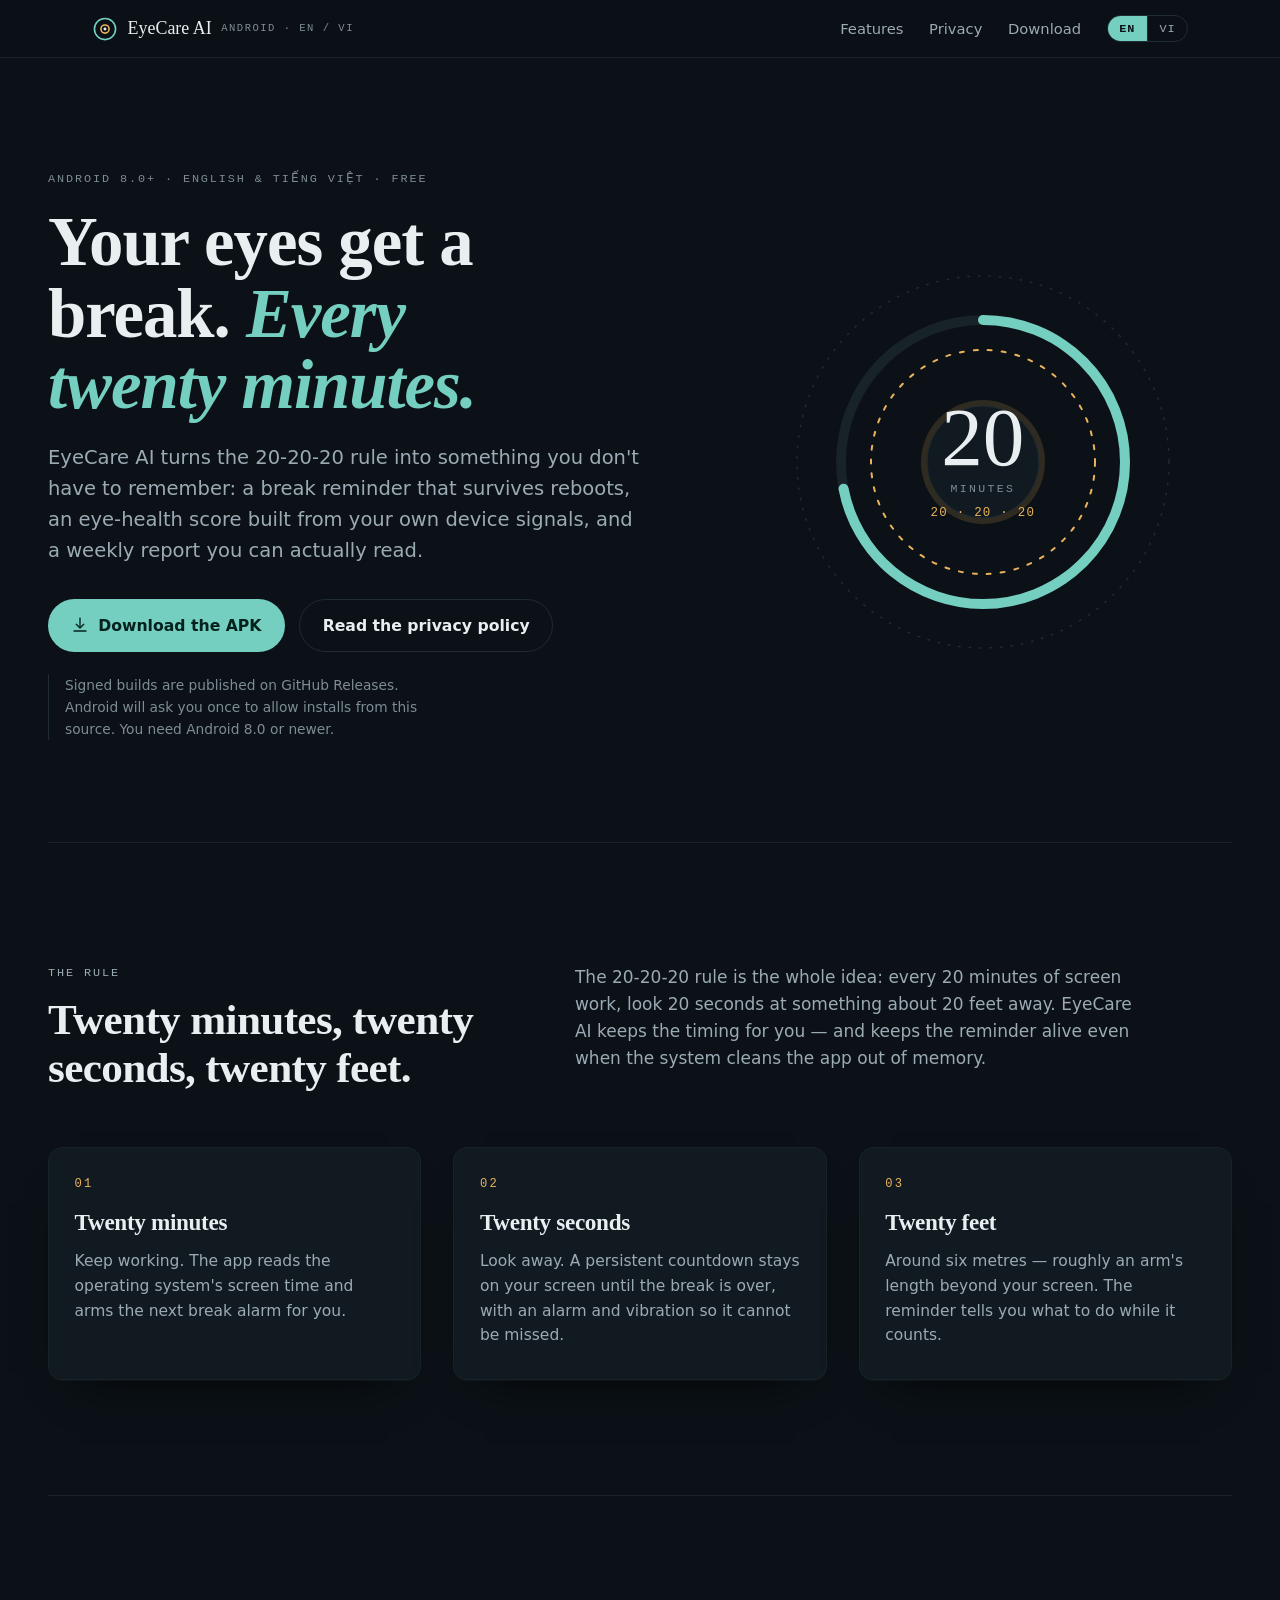
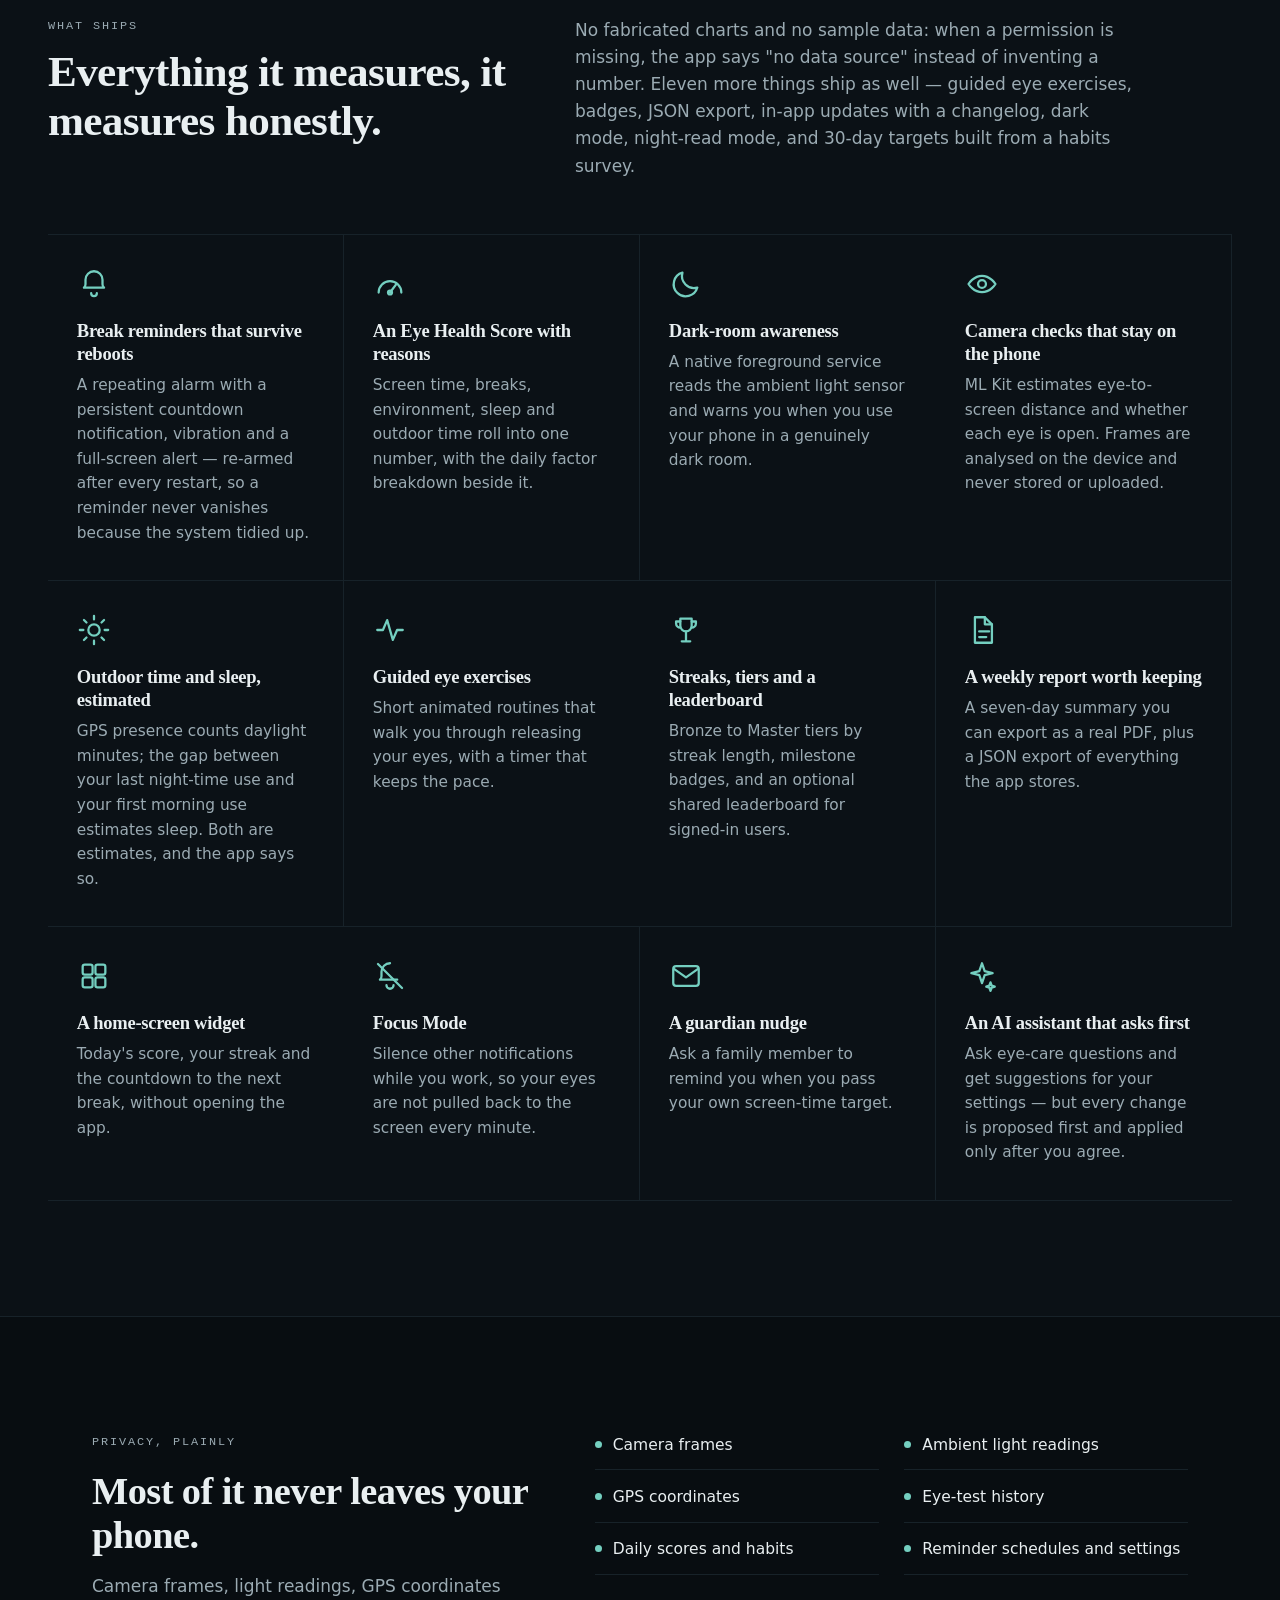
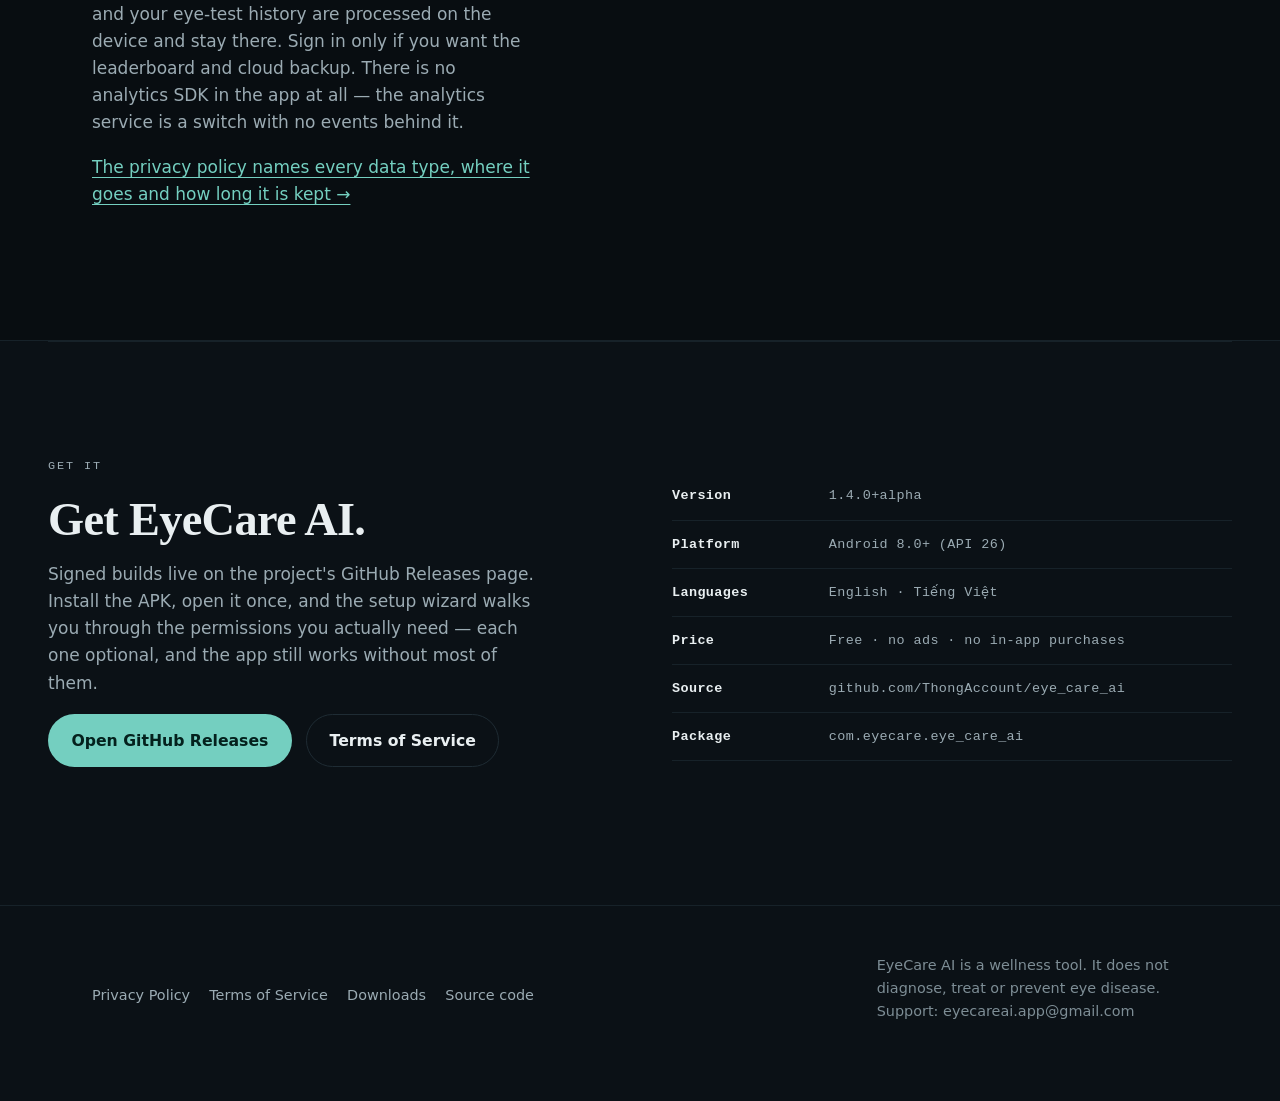
<file: index.html>
<!DOCTYPE html>
<html lang="en">
<head>
<meta charset="utf-8">
<meta name="viewport" content="width=device-width, initial-scale=1">
<title>EyeCare AI — break reminders and an eye-health score for Android</title>
<meta name="description" content="EyeCare AI keeps the 20-20-20 rule for you: break reminders that survive reboots, an honest eye-health score, an on-device eye test, weekly PDF reports, streaks and a bilingual English / Tiếng Việt experience.">
<meta property="og:title" content="EyeCare AI — your eyes get a break, every twenty minutes">
<meta property="og:description" content="Break reminders, an eye-health score and an on-device eye test for Android. Free, no ads, English and Tiếng Việt.">
<meta property="og:type" content="website">
<meta property="og:url" content="https://thongaccount.github.io/eye_care_ai/">
<meta property="og:image" content="https://thongaccount.github.io/eye_care_ai/og-image.png">
<meta property="og:image:width" content="1200">
<meta property="og:image:height" content="630">
<meta property="og:image:type" content="image/png">
<meta property="og:image:alt" content="EyeCare AI — your eyes get a break, every twenty minutes">
<meta name="twitter:card" content="summary_large_image">
<meta name="twitter:title" content="EyeCare AI — your eyes get a break, every twenty minutes">
<meta name="twitter:description" content="Break reminders, an eye-health score and an on-device eye test for Android. Free, no ads, English and Tiếng Việt.">
<meta name="twitter:image" content="https://thongaccount.github.io/eye_care_ai/og-image.png">
<meta name="twitter:image:alt" content="EyeCare AI — your eyes get a break, every twenty minutes">
<link rel="icon" href="favicon.png">
<link rel="stylesheet" href="styles.css">
</head>
<body>
<a class="skip-link" href="#main">Skip to content</a>

<header class="masthead">
  <div class="shell">
    <a class="brand" href="index.html">
      <svg viewBox="0 0 32 32" aria-hidden="true" focusable="false">
        <circle cx="16" cy="16" r="13" fill="none" stroke="#74cfc0" stroke-width="2"/>
        <circle cx="16" cy="16" r="5" fill="none" stroke="#e9b25c" stroke-width="2"/>
        <circle cx="16" cy="16" r="1.8" fill="#e9eff1"/>
      </svg>
      <span>EyeCare AI</span>
      <span class="brand-sub" data-lang="en">Android · EN / VI</span>
      <span class="brand-sub" data-lang="vi" lang="vi" hidden>Android · VI / EN</span>
    </a>

    <nav aria-label="Primary">
      <a href="#features" data-lang="en">Features</a>
      <a href="#features" data-lang="vi" lang="vi" hidden>Tính năng</a>
      <a href="#privacy" class="optional" data-lang="en">Privacy</a>
      <a href="#privacy" class="optional" data-lang="vi" lang="vi" hidden>Quyền riêng tư</a>
      <a href="#download" data-lang="en">Download</a>
      <a href="#download" data-lang="vi" lang="vi" hidden>Tải về</a>
      <span class="lang-switch" role="group" aria-label="Language / Ngôn ngữ">
        <button type="button" data-lang-btn="en" aria-pressed="true">EN</button>
        <button type="button" data-lang-btn="vi" aria-pressed="false">VI</button>
      </span>
    </nav>
  </div>
</header>

<main id="main">
  <!-- ============================ HERO ============================ -->
  <section class="hero shell">
    <div>
      <p class="eyebrow" data-lang="en">Android 8.0+ · English & Tiếng Việt · Free</p>
      <p class="eyebrow" data-lang="vi" lang="vi" hidden>Android 8.0+ · Tiếng Anh & Tiếng Việt · Miễn phí</p>

      <h1>
        <span data-lang="en">Your eyes get a break. <span class="accent">Every twenty minutes.</span></span>
        <span data-lang="vi" lang="vi" hidden>Mắt bạn được nghỉ. <span class="accent">Cứ mỗi hai mươi phút.</span></span>
      </h1>

      <p class="lede" data-lang="en">
        EyeCare AI turns the 20-20-20 rule into something you don't have to remember: a break
        reminder that survives reboots, an eye-health score built from your own device signals,
        and a weekly report you can actually read.
      </p>
      <p class="lede" data-lang="vi" lang="vi" hidden>
        EyeCare AI biến quy tắc 20-20-20 thành thứ bạn không cần phải nhớ: lời nhắc nghỉ mắt
        vẫn còn hiệu lực sau khi máy khởi động lại, điểm sức khỏe mắt dựng từ dữ liệu chính
        chiếc điện thoại của bạn, và báo cáo tuần dễ đọc.
      </p>

      <div class="actions">
        <a class="btn btn-primary" href="https://github.com/ThongAccount/eye_care_ai/releases">
          <svg viewBox="0 0 24 24" fill="none" stroke="currentColor" stroke-width="1.8" stroke-linecap="round" stroke-linejoin="round" aria-hidden="true" focusable="false">
            <path d="M12 3v12"/><path d="M7 11l5 5 5-5"/><path d="M4 20h16"/>
          </svg>
          <span data-lang="en">Download the APK</span>
          <span data-lang="vi" lang="vi" hidden>Tải APK</span>
        </a>
        <a class="btn btn-ghost" href="legal/privacy.html">
          <span data-lang="en">Read the privacy policy</span>
          <span data-lang="vi" lang="vi" hidden>Đọc chính sách quyền riêng tư</span>
        </a>
      </div>

      <p class="install-note" data-lang="en">
        Signed builds are published on GitHub Releases. Android will ask you once to allow
        installs from this source. You need Android 8.0 or newer.
      </p>
      <p class="install-note" data-lang="vi" lang="vi" hidden>
        Bản build có chữ ký được phát hành trên GitHub Releases. Android sẽ hỏi bạn một lần để
        cho phép cài đặt từ nguồn này. Yêu cầu Android 8.0 trở lên.
      </p>
    </div>

    <div class="dial" role="img"
         data-aria-en="The 20-20-20 rule: every 20 minutes, look 20 seconds at something about 20 feet away."
         data-aria-vi="Quy tắc 20-20-20: cứ mỗi 20 phút, hãy nhìn 20 giây vào một thứ cách bạn khoảng 20 feet.">
      <svg viewBox="0 0 400 400" aria-hidden="true" focusable="false">
        <circle class="dial-ring-outer" cx="200" cy="200" r="186"/>
        <circle class="dial-ring-track" cx="200" cy="200" r="142"/>
        <circle class="dial-ring-fill" cx="200" cy="200" r="142" stroke-dasharray="642 892"/>
        <circle class="dial-orbit" cx="200" cy="200" r="112"/>
        <circle class="dial-glow" cx="200" cy="200" r="62"/>
        <circle class="dial-core" cx="200" cy="200" r="56"/>
      </svg>
      <div class="dial-label">
        <span class="big">20</span>
        <span class="small" data-lang="en">minutes</span>
        <span class="small" data-lang="vi" lang="vi" hidden>phút</span>
        <span class="rule" data-lang="en">20 · 20 · 20</span>
        <span class="rule" data-lang="vi" lang="vi" hidden>20 · 20 · 20</span>
      </div>
    </div>
  </section>

  <!-- ============================ THE RULE ============================ -->
  <section class="section shell" aria-labelledby="rule-heading">
    <div class="section-head">
      <div>
        <p class="eyebrow" data-lang="en">The rule</p>
        <p class="eyebrow" data-lang="vi" lang="vi" hidden>Quy tắc</p>
        <h2 id="rule-heading" data-lang="en">Twenty minutes, twenty seconds, twenty feet.</h2>
        <h2 id="rule-heading-vi" data-lang="vi" lang="vi" hidden>Hai mươi phút, hai mươi giây, hai mươi feet.</h2>
      </div>
      <p data-lang="en">
        The 20-20-20 rule is the whole idea: every 20 minutes of screen work, look 20 seconds at
        something about 20 feet away. EyeCare AI keeps the timing for you — and keeps the reminder
        alive even when the system cleans the app out of memory.
      </p>
      <p data-lang="vi" lang="vi" hidden>
        Quy tắc 20-20-20 là toàn bộ ý tưởng: cứ mỗi 20 phút làm việc với màn hình, hãy nhìn 20
        giây vào một thứ cách bạn khoảng 20 feet. EyeCare AI giữ nhịp giờ thay bạn — và giữ lời
        nhắc sống ngay cả khi hệ thống dọn ứng dụng khỏi bộ nhớ.
      </p>
    </div>

    <div class="rule-grid">
      <article class="rule-card">
        <p class="num">01</p>
        <h3 data-lang="en">Twenty minutes</h3>
        <h3 data-lang="vi" lang="vi" hidden>Hai mươi phút</h3>
        <p data-lang="en">
          Keep working. The app reads the operating system's screen time and arms the next break
          alarm for you.
        </p>
        <p data-lang="vi" lang="vi" hidden>
          Cứ tiếp tục làm việc. Ứng dụng đọc thời gian màn hình từ hệ điều hành và tự hẹn lần
          nghỉ mắt tiếp theo.
        </p>
      </article>

      <article class="rule-card">
        <p class="num">02</p>
        <h3 data-lang="en">Twenty seconds</h3>
        <h3 data-lang="vi" lang="vi" hidden>Hai mươi giây</h3>
        <p data-lang="en">
          Look away. A persistent countdown stays on your screen until the break is over, with an
          alarm and vibration so it cannot be missed.
        </p>
        <p data-lang="vi" lang="vi" hidden>
          Hãy nhìn đi chỗ khác. Một bộ đếm ngược ghim trên màn hình chạy đến khi hết giờ nghỉ,
          kèm chuông và rung để không thể bỏ lỡ.
        </p>
      </article>

      <article class="rule-card">
        <p class="num">03</p>
        <h3 data-lang="en">Twenty feet</h3>
        <h3 data-lang="vi" lang="vi" hidden>Hai mươi feet</h3>
        <p data-lang="en">
          Around six metres — roughly an arm's length beyond your screen. The reminder tells you
          what to do while it counts.
        </p>
        <p data-lang="vi" lang="vi" hidden>
          Khoảng sáu mét — đại khái một cánh tay vượt ra ngoài màn hình. Lời nhắc nói cho bạn biết
          cần làm gì trong lúc đếm.
        </p>
      </article>
    </div>
  </section>

  <!-- ============================ FEATURES ============================ -->
  <section class="section shell" id="features" aria-labelledby="features-heading">
    <div class="section-head">
      <div>
        <p class="eyebrow" data-lang="en">What ships</p>
        <p class="eyebrow" data-lang="vi" lang="vi" hidden>Có sẵn trong app</p>
        <h2 id="features-heading" data-lang="en">Everything it measures, it measures honestly.</h2>
        <h2 id="features-heading-vi" data-lang="vi" lang="vi" hidden>Điều nó đo đều được đo trung thực.</h2>
      </div>
      <p data-lang="en">
        No fabricated charts and no sample data: when a permission is missing, the app says "no
        data source" instead of inventing a number. Eleven more things ship as well — guided eye
        exercises, badges, JSON export, in-app updates with a changelog, dark mode, night-read
        mode, and 30-day targets built from a habits survey.
      </p>
      <p data-lang="vi" lang="vi" hidden>
        Không biểu đồ bịa, không số liệu mẫu: khi thiếu quyền, ứng dụng ghi rõ “chưa có nguồn dữ
        liệu” thay vì bịa một con số. Mười một tính năng nữa cũng có mặt — bài tập thư giãn mắt có
        hướng dẫn, huy hiệu, xuất JSON, cập nhật trong app kèm changelog, chế độ tối, chế độ đọc
        ban đêm, và mục tiêu 30 ngày sinh ra từ khảo sát thói quen.
      </p>
    </div>

    <div class="feature-grid">
      <article class="feature">
        <svg class="feature-icon" viewBox="0 0 24 24" fill="none" stroke="currentColor" stroke-width="1.6" stroke-linecap="round" stroke-linejoin="round" aria-hidden="true" focusable="false">
          <path d="M12 3a6 6 0 0 0-6 6v3.2c0 .9-.4 1.8-1.1 2.4h14.2c-.7-.6-1.1-1.5-1.1-2.4V9a6 6 0 0 0-6-6z"/><path d="M10 18.5a2 2 0 0 0 4 0"/>
        </svg>
        <h3 data-lang="en">Break reminders that survive reboots</h3>
        <h3 data-lang="vi" lang="vi" hidden>Nhắc nghỉ mắt sống dai sau khi khởi động lại</h3>
        <p data-lang="en">
          A repeating alarm with a persistent countdown notification, vibration and a full-screen
          alert — re-armed after every restart, so a reminder never vanishes because the system
          tidied up.
        </p>
        <p data-lang="vi" lang="vi" hidden>
          Báo thức lặp lại kèm thông báo đếm ngược ghim, rung và cảnh báo toàn màn hình — được hẹn
          lại sau mỗi lần khởi động, nên lời nhắc không bao giờ biến mất vì hệ thống dọn dẹp.
        </p>
      </article>

      <article class="feature">
        <svg class="feature-icon" viewBox="0 0 24 24" fill="none" stroke="currentColor" stroke-width="1.6" stroke-linecap="round" stroke-linejoin="round" aria-hidden="true" focusable="false">
          <path d="M4 18a8 8 0 1 1 16 0"/><path d="M12 18l4.2-5.6"/><circle cx="12" cy="18" r="1.4"/>
        </svg>
        <h3 data-lang="en">An Eye Health Score with reasons</h3>
        <h3 data-lang="vi" lang="vi" hidden>Điểm sức khỏe mắt có lý do</h3>
        <p data-lang="en">
          Screen time, breaks, environment, sleep and outdoor time roll into one number, with the
          daily factor breakdown beside it.
        </p>
        <p data-lang="vi" lang="vi" hidden>
          Thời gian màn hình, lần nghỉ, môi trường, giấc ngủ và thời gian ngoài trời gộp thành một
          con số, kèm chi tiết từng yếu tố trong ngày.
        </p>
      </article>

      <article class="feature">
        <svg class="feature-icon" viewBox="0 0 24 24" fill="none" stroke="currentColor" stroke-width="1.6" stroke-linecap="round" stroke-linejoin="round" aria-hidden="true" focusable="false">
          <path d="M20 14.5A8.5 8.5 0 0 1 9.5 4a8.5 8.5 0 1 0 10.5 10.5z"/>
        </svg>
        <h3 data-lang="en">Dark-room awareness</h3>
        <h3 data-lang="vi" lang="vi" hidden>Cảnh báo dùng máy trong bóng tối</h3>
        <p data-lang="en">
          A native foreground service reads the ambient light sensor and warns you when you use
          your phone in a genuinely dark room.
        </p>
        <p data-lang="vi" lang="vi" hidden>
          Một dịch vụ nền gốc đọc cảm biến ánh sáng và cảnh báo khi bạn dùng máy trong phòng thực
          sự tối.
        </p>
      </article>

      <article class="feature">
        <svg class="feature-icon" viewBox="0 0 24 24" fill="none" stroke="currentColor" stroke-width="1.6" stroke-linecap="round" stroke-linejoin="round" aria-hidden="true" focusable="false">
          <path d="M2.5 12S6 6.2 12 6.2 21.5 12 21.5 12 18 17.8 12 17.8 2.5 12 2.5 12z"/><circle cx="12" cy="12" r="2.8"/>
        </svg>
        <h3 data-lang="en">Camera checks that stay on the phone</h3>
        <h3 data-lang="vi" lang="vi" hidden>Kiểm tra bằng camera, không rời máy</h3>
        <p data-lang="en">
          ML Kit estimates eye-to-screen distance and whether each eye is open. Frames are analysed
          on the device and never stored or uploaded.
        </p>
        <p data-lang="vi" lang="vi" hidden>
          ML Kit ước lượng khoảng cách mắt–màn hình và trạng thái mở mắt từng bên. Khung hình được
          phân tích ngay trên máy, không lưu, không tải lên.
        </p>
      </article>

      <article class="feature">
        <svg class="feature-icon" viewBox="0 0 24 24" fill="none" stroke="currentColor" stroke-width="1.6" stroke-linecap="round" stroke-linejoin="round" aria-hidden="true" focusable="false">
          <circle cx="12" cy="12" r="4"/><path d="M12 2v2.5M12 19.5V22M2 12h2.5M19.5 12H22M4.9 4.9l1.8 1.8M17.3 17.3l1.8 1.8M19.1 4.9l-1.8 1.8M6.7 17.3l-1.8 1.8"/>
        </svg>
        <h3 data-lang="en">Outdoor time and sleep, estimated</h3>
        <h3 data-lang="vi" lang="vi" hidden>Ngoài trời và giấc ngủ, ước lượng</h3>
        <p data-lang="en">
          GPS presence counts daylight minutes; the gap between your last night-time use and your
          first morning use estimates sleep. Both are estimates, and the app says so.
        </p>
        <p data-lang="vi" lang="vi" hidden>
          Tín hiệu GPS đếm số phút dưới ánh sáng ban ngày; khoảng cách giữa lần dùng cuối trước khi
          ngủ và lần đầu buổi sáng ước lượng giấc ngủ. Cả hai đều là ước lượng, và ứng dụng nói rõ
          điều đó.
        </p>
      </article>

      <article class="feature">
        <svg class="feature-icon" viewBox="0 0 24 24" fill="none" stroke="currentColor" stroke-width="1.6" stroke-linecap="round" stroke-linejoin="round" aria-hidden="true" focusable="false">
          <path d="M3 12h4l3-7 4 14 3-7h4"/>
        </svg>
        <h3 data-lang="en">Guided eye exercises</h3>
        <h3 data-lang="vi" lang="vi" hidden>Bài tập thư giãn mắt</h3>
        <p data-lang="en">
          Short animated routines that walk you through releasing your eyes, with a timer that keeps
          the pace.
        </p>
        <p data-lang="vi" lang="vi" hidden>
          Các bài tập ngắn có hướng dẫn động hoạt hình dẫn dắt bạn thả lỏng mắt, kèm bộ đếm giữ
          nhịp.
        </p>
      </article>

      <article class="feature">
        <svg class="feature-icon" viewBox="0 0 24 24" fill="none" stroke="currentColor" stroke-width="1.6" stroke-linecap="round" stroke-linejoin="round" aria-hidden="true" focusable="false">
          <path d="M8 4h8v5a4 4 0 0 1-8 0V4z"/><path d="M8 6H5v1.5A3 3 0 0 0 8 10.4M16 6h3v1.5a3 3 0 0 1-3 2.9"/><path d="M12 13v6M9 20h6"/>
        </svg>
        <h3 data-lang="en">Streaks, tiers and a leaderboard</h3>
        <h3 data-lang="vi" lang="vi" hidden>Chuỗi ngày, hạng bậc và bảng xếp hạng</h3>
        <p data-lang="en">
          Bronze to Master tiers by streak length, milestone badges, and an optional shared
          leaderboard for signed-in users.
        </p>
        <p data-lang="vi" lang="vi" hidden>
          Hạng từ Bronze đến Master theo độ dài chuỗi ngày, huy hiệu cột mốc, và bảng xếp hạng chia
          sẻ tùy chọn cho người đã đăng nhập.
        </p>
      </article>

      <article class="feature">
        <svg class="feature-icon" viewBox="0 0 24 24" fill="none" stroke="currentColor" stroke-width="1.6" stroke-linecap="round" stroke-linejoin="round" aria-hidden="true" focusable="false">
          <path d="M7 3h7l5 5v13H7z"/><path d="M14 3v5h5"/><path d="M10 13h7M10 17h5"/>
        </svg>
        <h3 data-lang="en">A weekly report worth keeping</h3>
        <h3 data-lang="vi" lang="vi" hidden>Báo cáo tuần đáng giữ lại</h3>
        <p data-lang="en">
          A seven-day summary you can export as a real PDF, plus a JSON export of everything the
          app stores.
        </p>
        <p data-lang="vi" lang="vi" hidden>
          Bản tóm tắt bảy ngày xuất được thành PDF thật, cùng bản xuất JSON toàn bộ dữ liệu ứng
          dụng lưu.
        </p>
      </article>

      <article class="feature">
        <svg class="feature-icon" viewBox="0 0 24 24" fill="none" stroke="currentColor" stroke-width="1.6" stroke-linecap="round" stroke-linejoin="round" aria-hidden="true" focusable="false">
          <rect x="4" y="4" width="7" height="7" rx="1.5"/><rect x="13" y="4" width="7" height="7" rx="1.5"/><rect x="4" y="13" width="7" height="7" rx="1.5"/><rect x="13" y="13" width="7" height="7" rx="1.5"/>
        </svg>
        <h3 data-lang="en">A home-screen widget</h3>
        <h3 data-lang="vi" lang="vi" hidden>Widget trên màn hình chính</h3>
        <p data-lang="en">
          Today's score, your streak and the countdown to the next break, without opening the app.
        </p>
        <p data-lang="vi" lang="vi" hidden>
          Điểm hôm nay, chuỗi ngày của bạn và đồng hồ đếm ngược tới lần nghỉ tiếp theo, không cần mở
          app.
        </p>
      </article>

      <article class="feature">
        <svg class="feature-icon" viewBox="0 0 24 24" fill="none" stroke="currentColor" stroke-width="1.6" stroke-linecap="round" stroke-linejoin="round" aria-hidden="true" focusable="false">
          <path d="M12 3a6 6 0 0 0-6 6v3.2c0 .9-.4 1.8-1.1 2.4h12.2"/><path d="M9.5 18.5a2.5 2.5 0 0 0 5 0"/><path d="M3.5 3.5l17 17"/>
        </svg>
        <h3 data-lang="en">Focus Mode</h3>
        <h3 data-lang="vi" lang="vi" hidden>Chế độ Tập trung</h3>
        <p data-lang="en">
          Silence other notifications while you work, so your eyes are not pulled back to the screen
          every minute.
        </p>
        <p data-lang="vi" lang="vi" hidden>
          Chặn thông báo ứng dụng khác khi bạn làm việc, để mắt không bị kéo lại màn hình mỗi phút.
        </p>
      </article>

      <article class="feature">
        <svg class="feature-icon" viewBox="0 0 24 24" fill="none" stroke="currentColor" stroke-width="1.6" stroke-linecap="round" stroke-linejoin="round" aria-hidden="true" focusable="false">
          <rect x="3" y="5" width="18" height="14" rx="2"/><path d="M3.5 7l8.5 6 8.5-6"/>
        </svg>
        <h3 data-lang="en">A guardian nudge</h3>
        <h3 data-lang="vi" lang="vi" hidden>Nhắc từ người bảo hộ</h3>
        <p data-lang="en">
          Ask a family member to remind you when you pass your own screen-time target.
        </p>
        <p data-lang="vi" lang="vi" hidden>
          Nhờ người thân nhắc bạn khi bạn vượt quá mục tiêu thời gian màn hình do chính bạn đặt.
        </p>
      </article>

      <article class="feature">
        <svg class="feature-icon" viewBox="0 0 24 24" fill="none" stroke="currentColor" stroke-width="1.6" stroke-linecap="round" stroke-linejoin="round" aria-hidden="true" focusable="false">
          <path d="M12 3l1.9 5.6L19.5 10l-5.6 1.4L12 17l-1.9-5.6L4.5 10l5.6-1.4z"/><path d="M18 16.5l.8 2.2 2.2.8-2.2.8-.8 2.2-.8-2.2-2.2-.8 2.2-.8z"/>
        </svg>
        <h3 data-lang="en">An AI assistant that asks first</h3>
        <h3 data-lang="vi" lang="vi" hidden>Trợ lý AI hỏi trước khi làm</h3>
        <p data-lang="en">
          Ask eye-care questions and get suggestions for your settings — but every change is
          proposed first and applied only after you agree.
        </p>
        <p data-lang="vi" lang="vi" hidden>
          Hỏi các câu về sức khỏe mắt và nhận gợi ý cho cài đặt của bạn — nhưng mọi thay đổi đều
          được đề xuất trước và chỉ áp dụng khi bạn đồng ý.
        </p>
      </article>
    </div>
  </section>

  <!-- ============================ PRIVACY BAND ============================ -->
  <section class="band" id="privacy" aria-labelledby="privacy-heading">
    <div class="shell band-grid">
      <div>
        <p class="eyebrow" data-lang="en">Privacy, plainly</p>
        <p class="eyebrow" data-lang="vi" lang="vi" hidden>Quyền riêng tư, nói thẳng</p>
        <h2 id="privacy-heading" data-lang="en">Most of it never leaves your phone.</h2>
        <h2 id="privacy-heading-vi" data-lang="vi" lang="vi" hidden>Phần lớn dữ liệu không rời khỏi máy bạn.</h2>
        <p data-lang="en">
          Camera frames, light readings, GPS coordinates and your eye-test history are processed on
          the device and stay there. Sign in only if you want the leaderboard and cloud backup.
          There is no analytics SDK in the app at all — the analytics service is a switch with no
          events behind it.
        </p>
        <p data-lang="vi" lang="vi" hidden>
          Khung hình camera, dữ liệu ánh sáng, tọa độ GPS và lịch sử kiểm tra mắt của bạn được xử lý
          ngay trên máy và nằm lại đó. Chỉ đăng nhập khi bạn muốn dùng bảng xếp hạng và sao lưu đám
          mây. Ứng dụng không cài bất kỳ SDK phân tích nào — dịch vụ analytics chỉ là một công tắc mà
          chưa có sự kiện nào chạy qua.
        </p>
        <p>
          <a href="legal/privacy.html" data-lang="en">The privacy policy names every data type, where it goes and how long it is kept →</a>
          <a href="legal/privacy.html" data-lang="vi" lang="vi" hidden>Chính sách quyền riêng tư nêu rõ từng loại dữ liệu, đi đâu và giữ bao lâu →</a>
        </p>
      </div>

      <ul class="stay-list">
        <li data-lang="en">Camera frames</li>
        <li data-lang="vi" lang="vi" hidden>Khung hình camera</li>
        <li data-lang="en">Ambient light readings</li>
        <li data-lang="vi" lang="vi" hidden>Dữ liệu ánh sáng môi trường</li>
        <li data-lang="en">GPS coordinates</li>
        <li data-lang="vi" lang="vi" hidden>Tọa độ GPS</li>
        <li data-lang="en">Eye-test history</li>
        <li data-lang="vi" lang="vi" hidden>Lịch sử kiểm tra mắt</li>
        <li data-lang="en">Daily scores and habits</li>
        <li data-lang="vi" lang="vi" hidden>Điểm số và thói quen hằng ngày</li>
        <li data-lang="en">Reminder schedules and settings</li>
        <li data-lang="vi" lang="vi" hidden>Lịch nhắc và cài đặt</li>
      </ul>
    </div>
  </section>

  <!-- ============================ DOWNLOAD ============================ -->
  <section class="section shell" id="download" aria-labelledby="download-heading">
    <div class="download">
      <div>
        <p class="eyebrow" data-lang="en">Get it</p>
        <p class="eyebrow" data-lang="vi" lang="vi" hidden>Tải về</p>
        <h2 id="download-heading" data-lang="en">Get EyeCare AI.</h2>
        <h2 id="download-heading-vi" data-lang="vi" lang="vi" hidden>Tải EyeCare AI.</h2>
        <p data-lang="en">
          Signed builds live on the project's GitHub Releases page. Install the APK, open it once,
          and the setup wizard walks you through the permissions you actually need — each one
          optional, and the app still works without most of them.
        </p>
        <p data-lang="vi" lang="vi" hidden>
          Bản build có chữ ký nằm trên trang GitHub Releases của dự án. Cài APK, mở lần đầu, và trình
          hướng dẫn sẽ đưa bạn qua đúng những quyền bạn thật sự cần — mỗi quyền đều tùy chọn, và
          ứng dụng vẫn chạy được khi thiếu phần lớn trong số đó.
        </p>
        <div class="actions">
          <a class="btn btn-primary" href="https://github.com/ThongAccount/eye_care_ai/releases">
            <span data-lang="en">Open GitHub Releases</span>
            <span data-lang="vi" lang="vi" hidden>Mở GitHub Releases</span>
          </a>
          <a class="btn btn-ghost" href="legal/terms.html">
            <span data-lang="en">Terms of Service</span>
            <span data-lang="vi" lang="vi" hidden>Điều khoản sử dụng</span>
          </a>
        </div>
      </div>

      <ul class="facts">
        <li><strong data-lang="en">Version</strong><strong data-lang="vi" lang="vi" hidden>Phiên bản</strong><span>1.4.0+alpha</span></li>
        <li><strong data-lang="en">Platform</strong><strong data-lang="vi" lang="vi" hidden>Nền tảng</strong><span>Android 8.0+ (API 26)</span></li>
        <li><strong data-lang="en">Languages</strong><strong data-lang="vi" lang="vi" hidden>Ngôn ngữ</strong><span>English · Tiếng Việt</span></li>
        <li><strong data-lang="en">Price</strong><strong data-lang="vi" lang="vi" hidden>Giá</strong><span data-lang="en">Free · no ads · no in-app purchases</span><span data-lang="vi" lang="vi" hidden>Miễn phí · không quảng cáo · không mua trong app</span></li>
        <li><strong data-lang="en">Source</strong><strong data-lang="vi" lang="vi" hidden>Mã nguồn</strong><span>github.com/ThongAccount/eye_care_ai</span></li>
        <li><strong data-lang="en">Package</strong><strong data-lang="vi" lang="vi" hidden>Gói</strong><span>com.eyecare.eye_care_ai</span></li>
      </ul>
    </div>
  </section>
</main>

<footer class="site-foot">
  <div class="shell">
    <nav aria-label="Footer">
      <a href="legal/privacy.html" data-lang="en">Privacy Policy</a>
      <a href="legal/privacy.html" data-lang="vi" lang="vi" hidden>Chính sách quyền riêng tư</a>
      <a href="legal/terms.html" data-lang="en">Terms of Service</a>
      <a href="legal/terms.html" data-lang="vi" lang="vi" hidden>Điều khoản sử dụng</a>
      <a href="https://github.com/ThongAccount/eye_care_ai/releases" data-lang="en">Downloads</a>
      <a href="https://github.com/ThongAccount/eye_care_ai/releases" data-lang="vi" lang="vi" hidden>Tải về</a>
      <a href="https://github.com/ThongAccount/eye_care_ai" data-lang="en">Source code</a>
      <a href="https://github.com/ThongAccount/eye_care_ai" data-lang="vi" lang="vi" hidden>Mã nguồn</a>
    </nav>
    <p class="legal-note" data-lang="en">
      EyeCare AI is a wellness tool. It does not diagnose, treat or prevent eye disease.
      Support: eyecareai.app@gmail.com
    </p>
    <p class="legal-note" data-lang="vi" lang="vi" hidden>
      EyeCare AI là công cụ chăm sóc sức khỏe. Ứng dụng không chẩn đoán, không điều trị và không ngăn
      ngừa bệnh về mắt. Hỗ trợ: eyecareai.app@gmail.com
    </p>
  </div>
</footer>

<script>
  (function () {
    var root = document.documentElement;

    function apply(lang) {
      var blocks = document.querySelectorAll('[data-lang]');
      for (var i = 0; i < blocks.length; i++) {
        blocks[i].hidden = blocks[i].getAttribute('data-lang') !== lang;
      }
      var buttons = document.querySelectorAll('[data-lang-btn]');
      for (var j = 0; j < buttons.length; j++) {
        buttons[j].setAttribute('aria-pressed', buttons[j].getAttribute('data-lang-btn') === lang ? 'true' : 'false');
      }
      var labelled = document.querySelectorAll('[data-aria-en]');
      for (var m = 0; m < labelled.length; m++) {
        labelled[m].setAttribute('aria-label', labelled[m].getAttribute(lang === 'vi' ? 'data-aria-vi' : 'data-aria-en'));
      }
      root.setAttribute('lang', lang);
    }

    var buttons = document.querySelectorAll('[data-lang-btn]');
    for (var k = 0; k < buttons.length; k++) {
      buttons[k].addEventListener('click', function (event) {
        apply(event.currentTarget.getAttribute('data-lang-btn'));
      });
    }

    var preferred = (navigator.language || 'en').toLowerCase().indexOf('vi') === 0 ? 'vi' : 'en';
    apply(preferred);
  })();
</script>
</body>
</html>
</file>
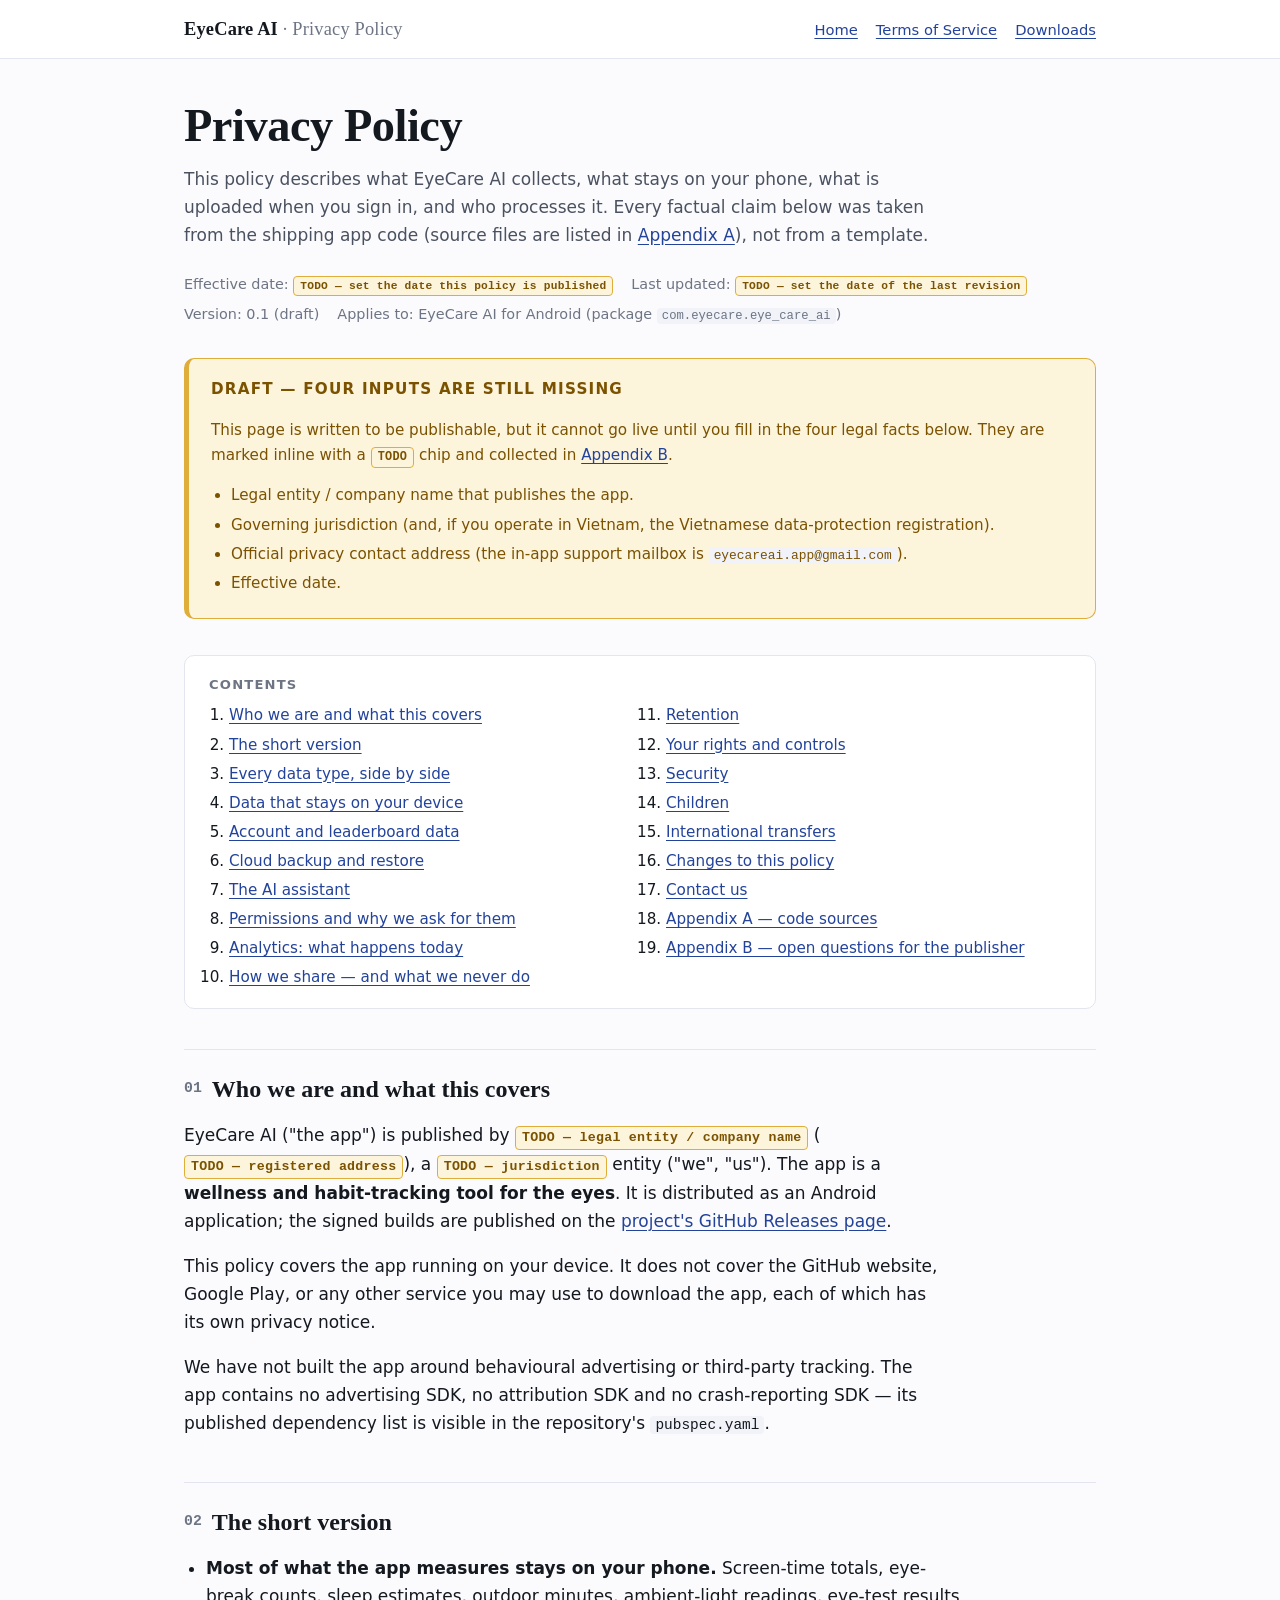
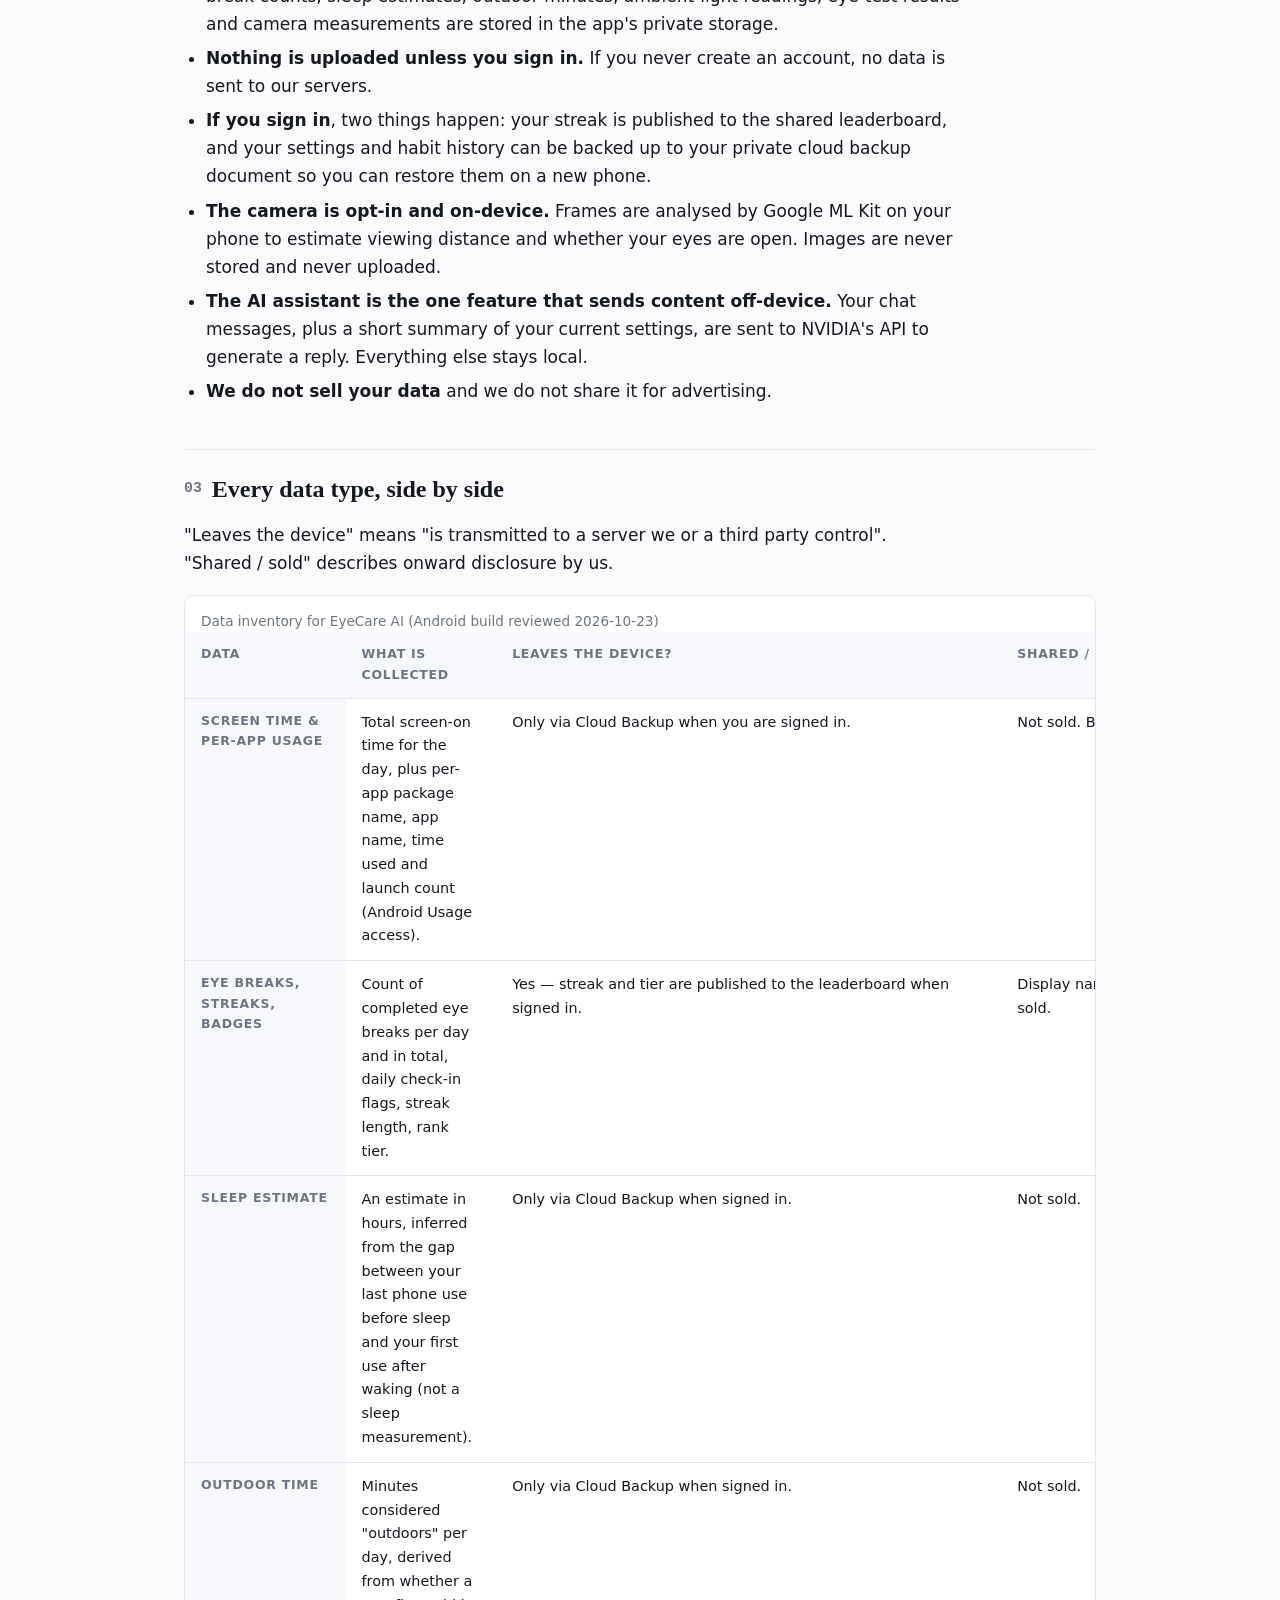
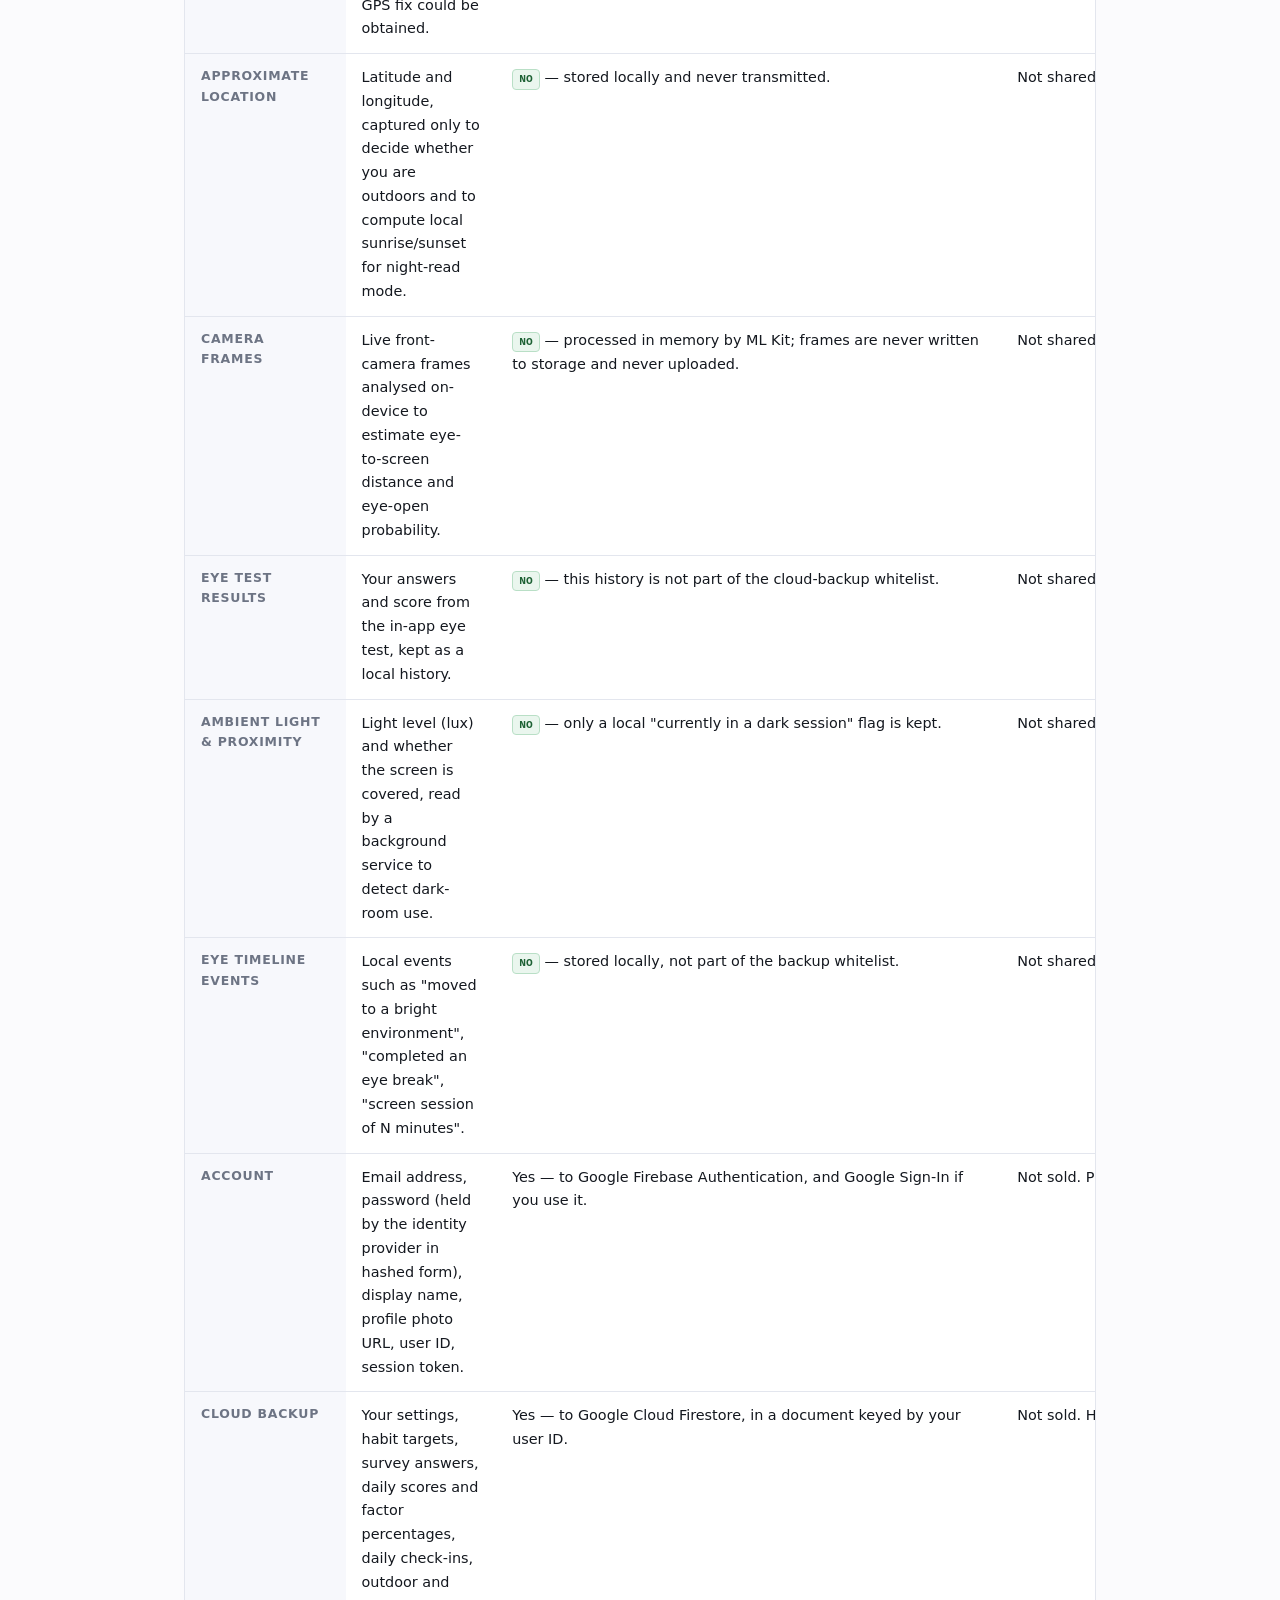
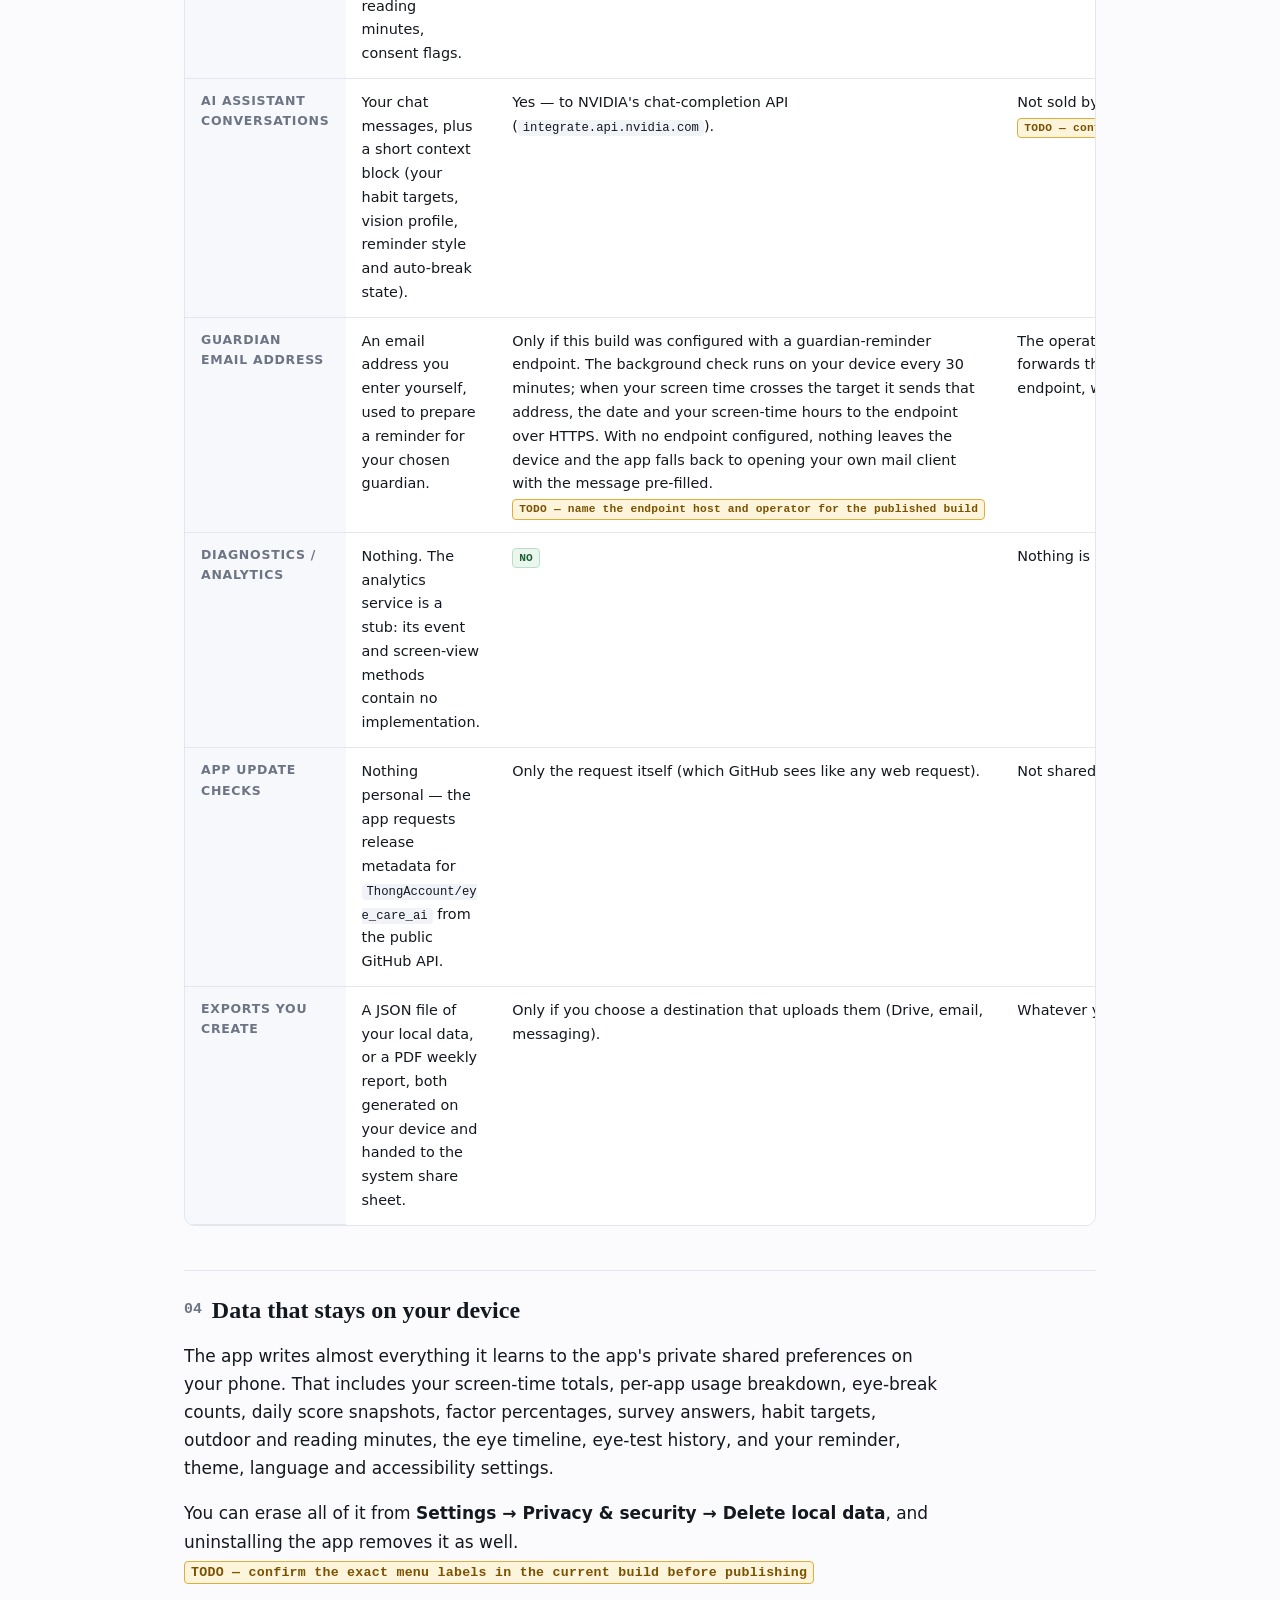
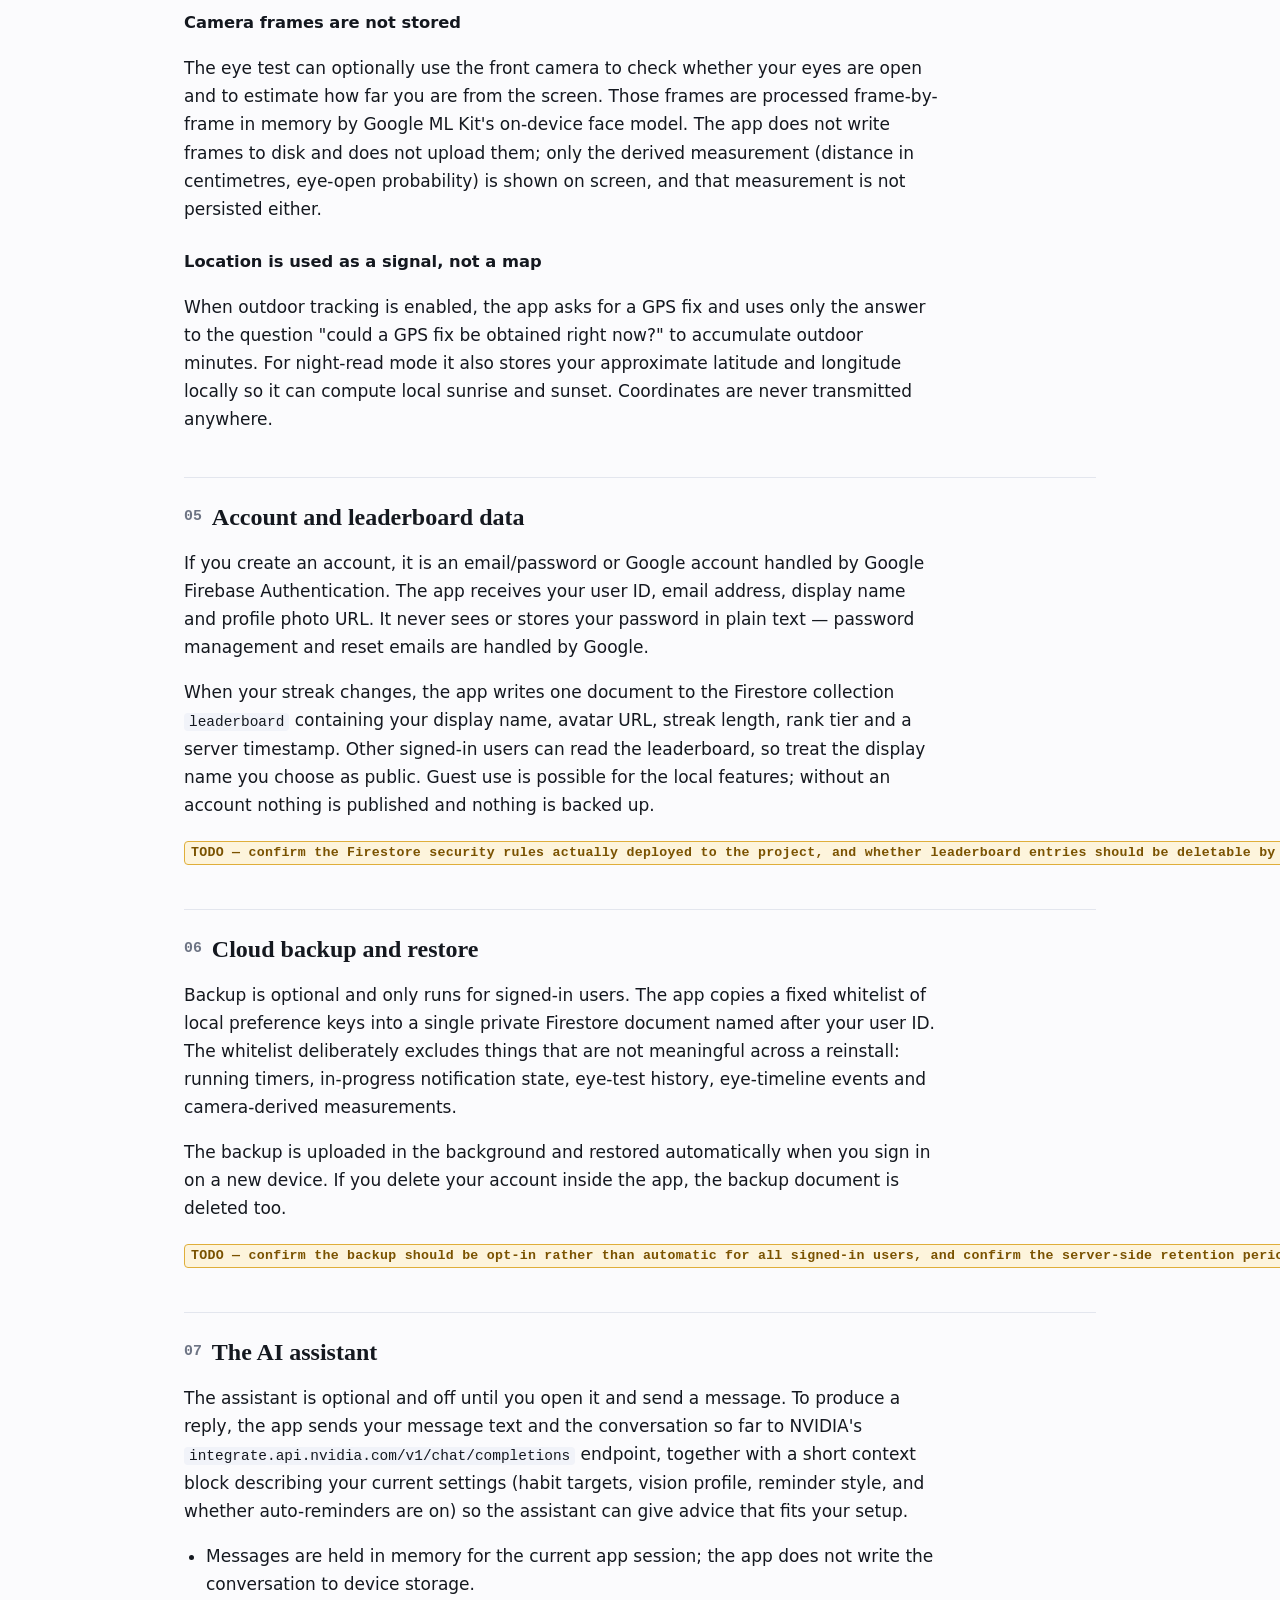
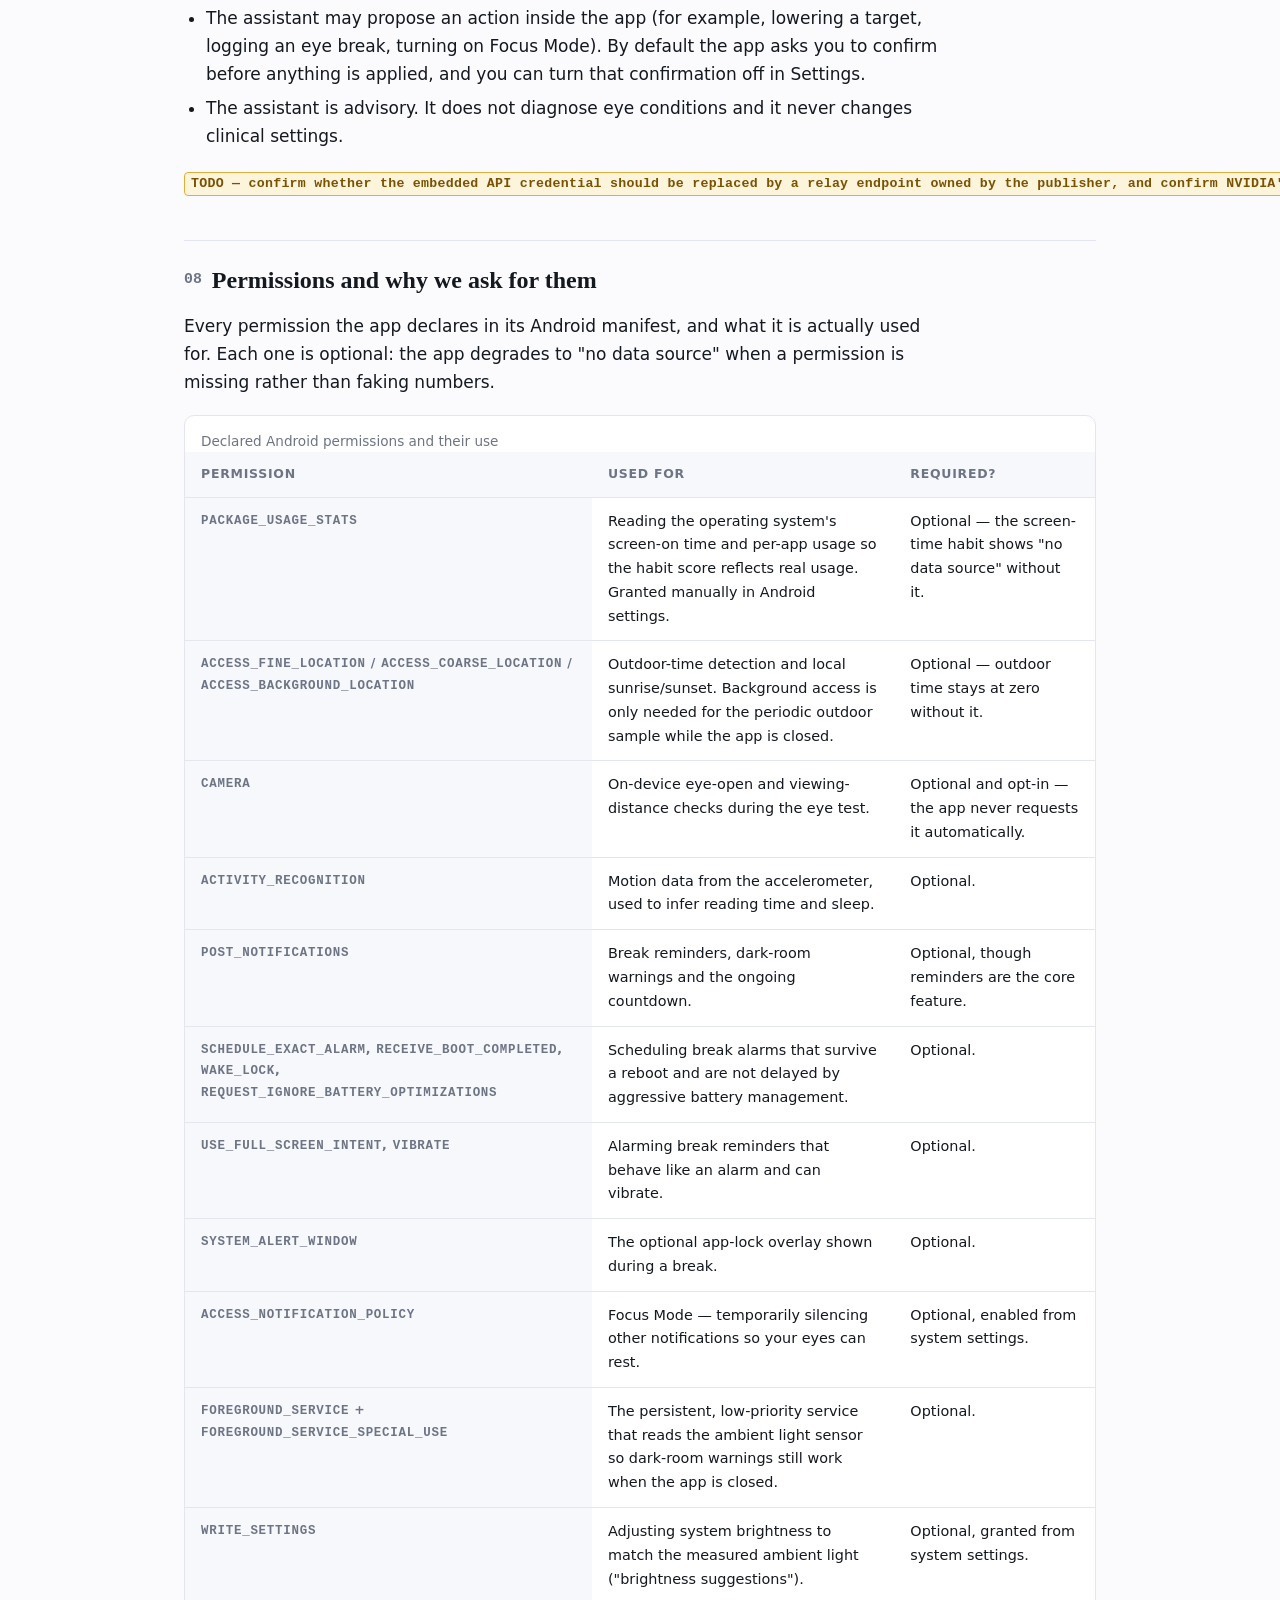
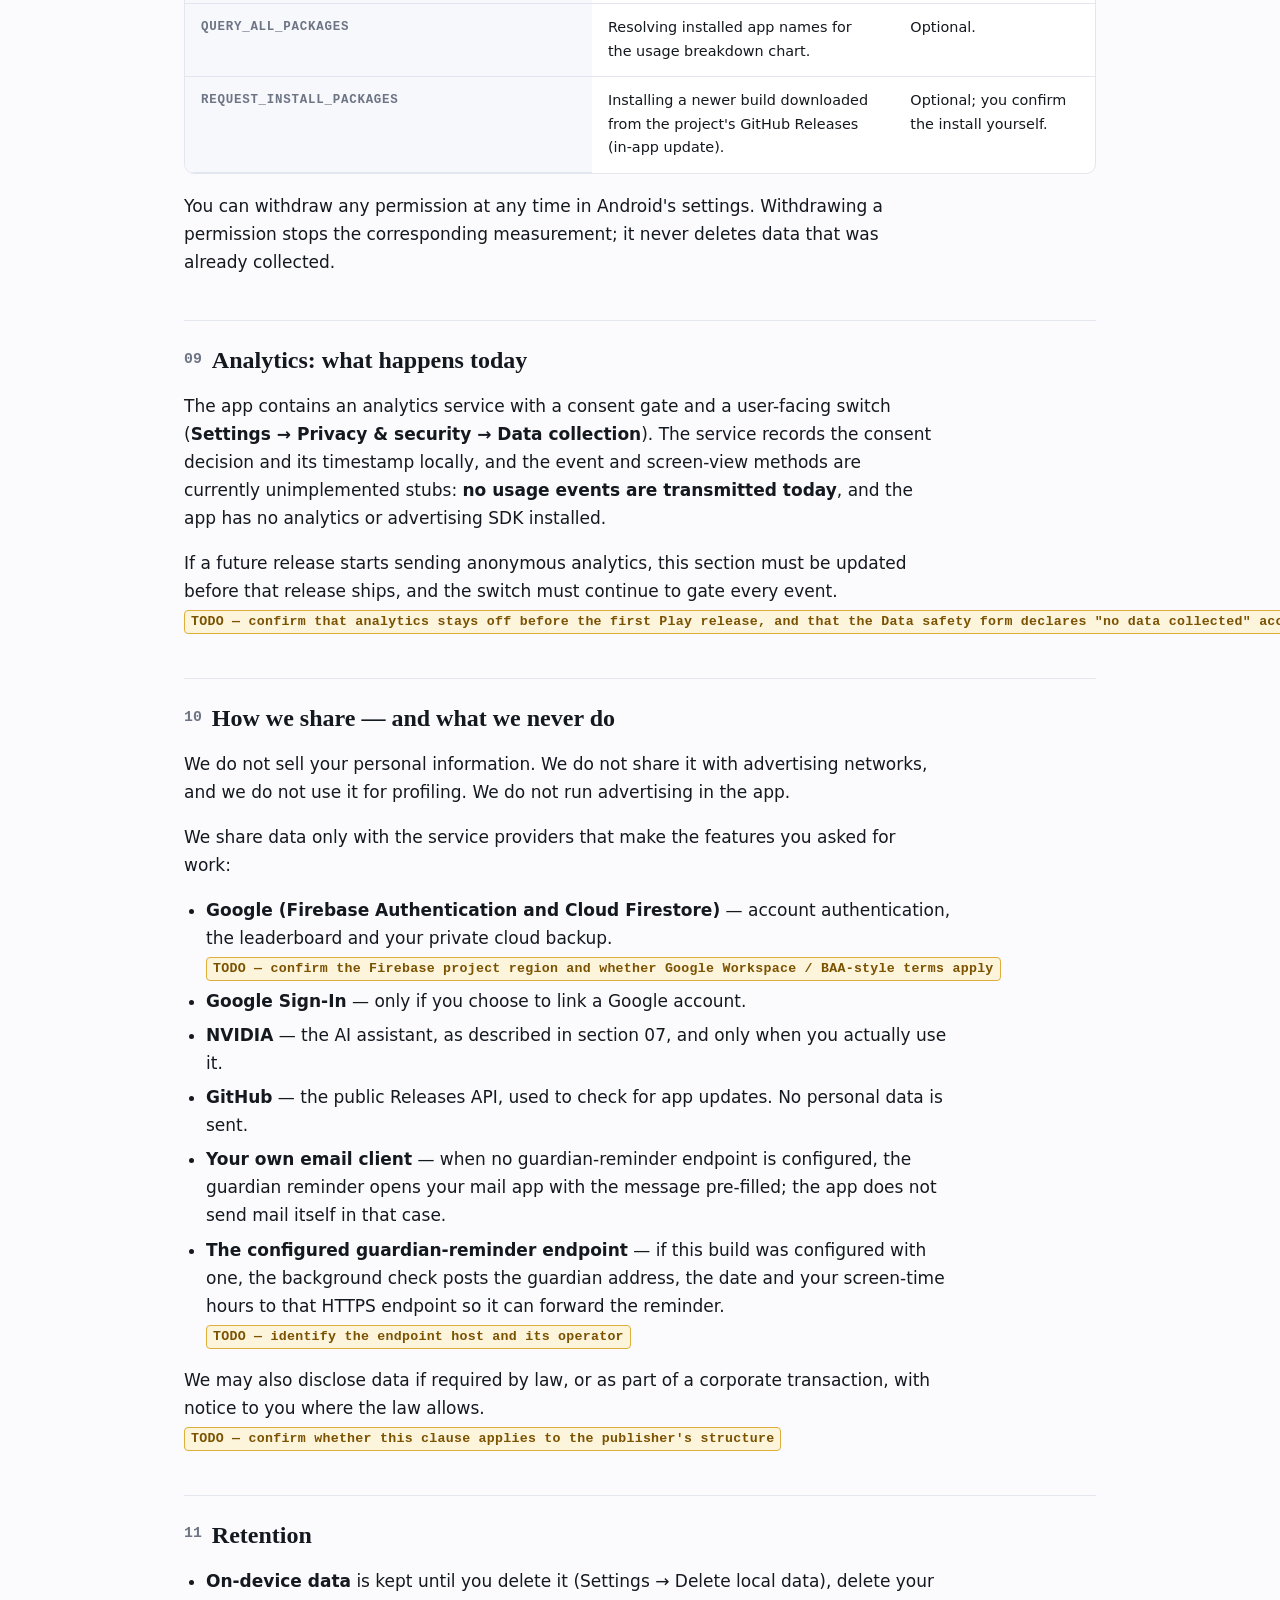
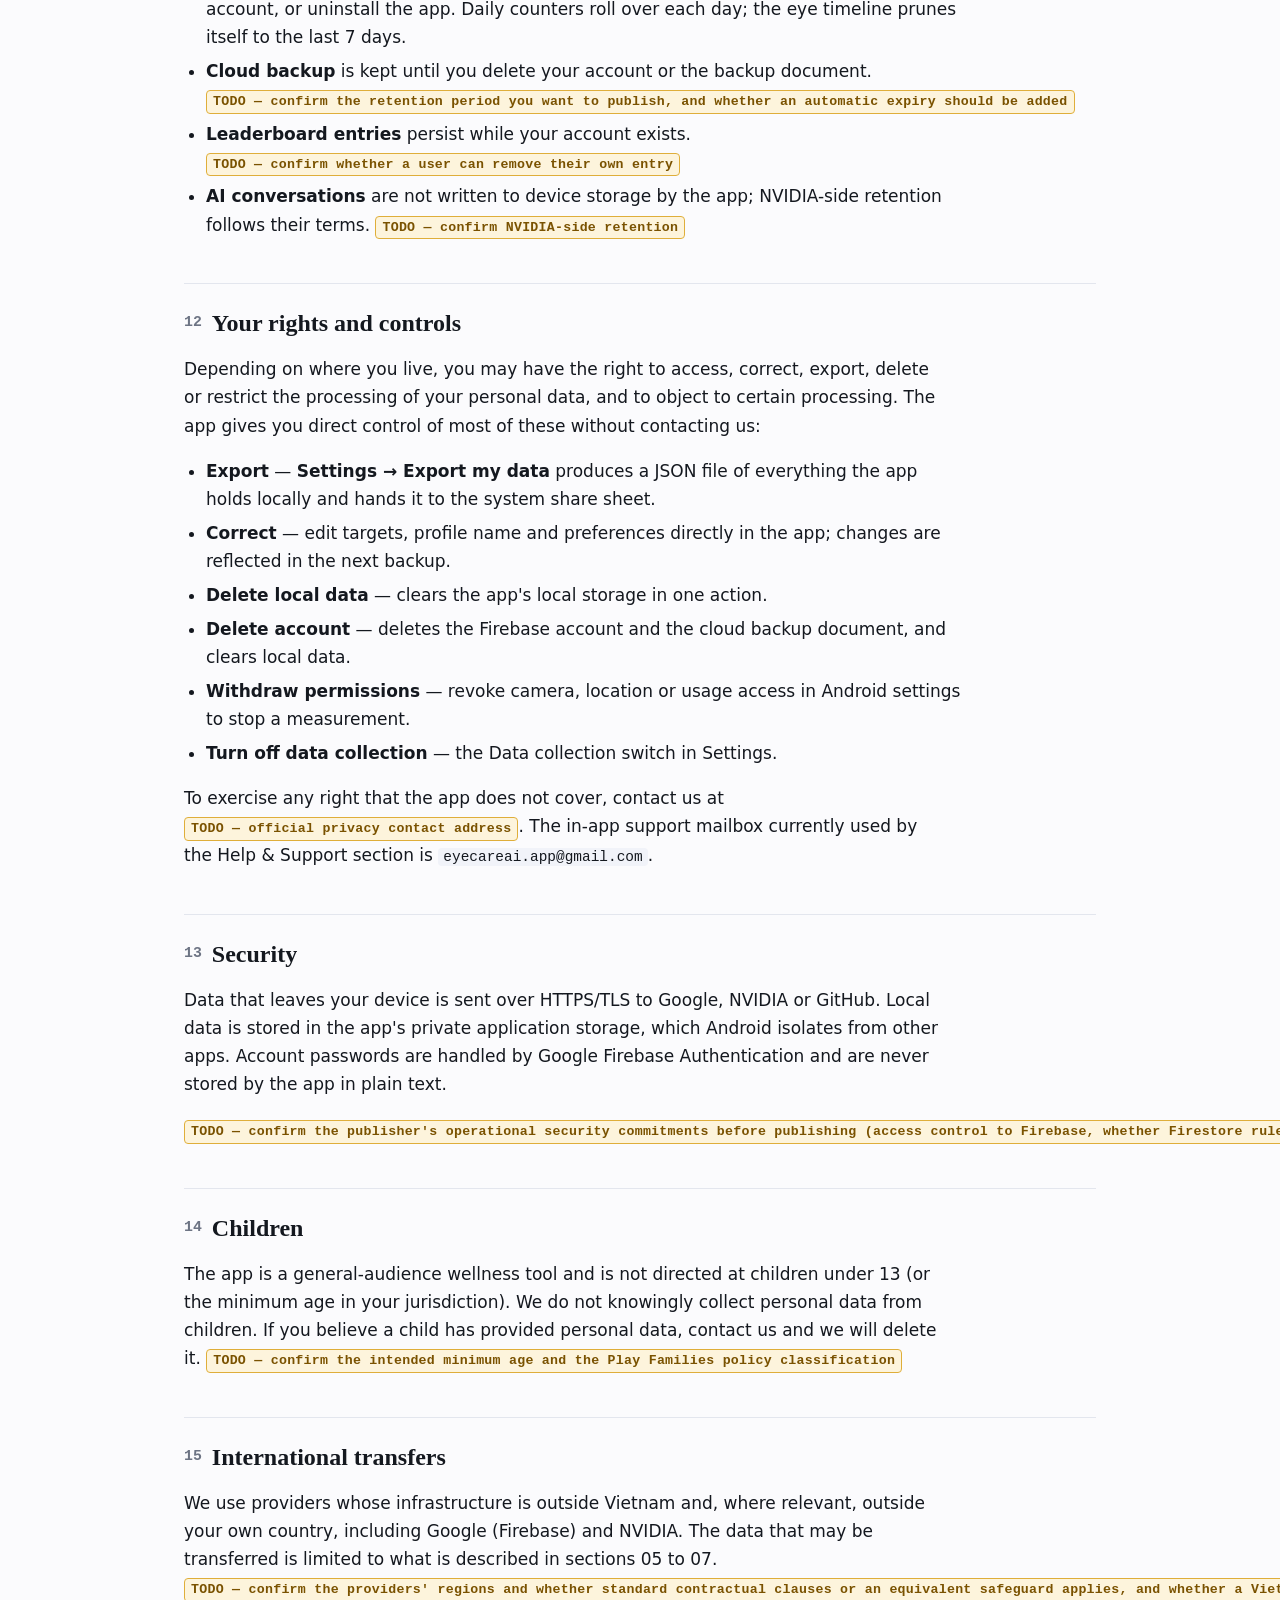
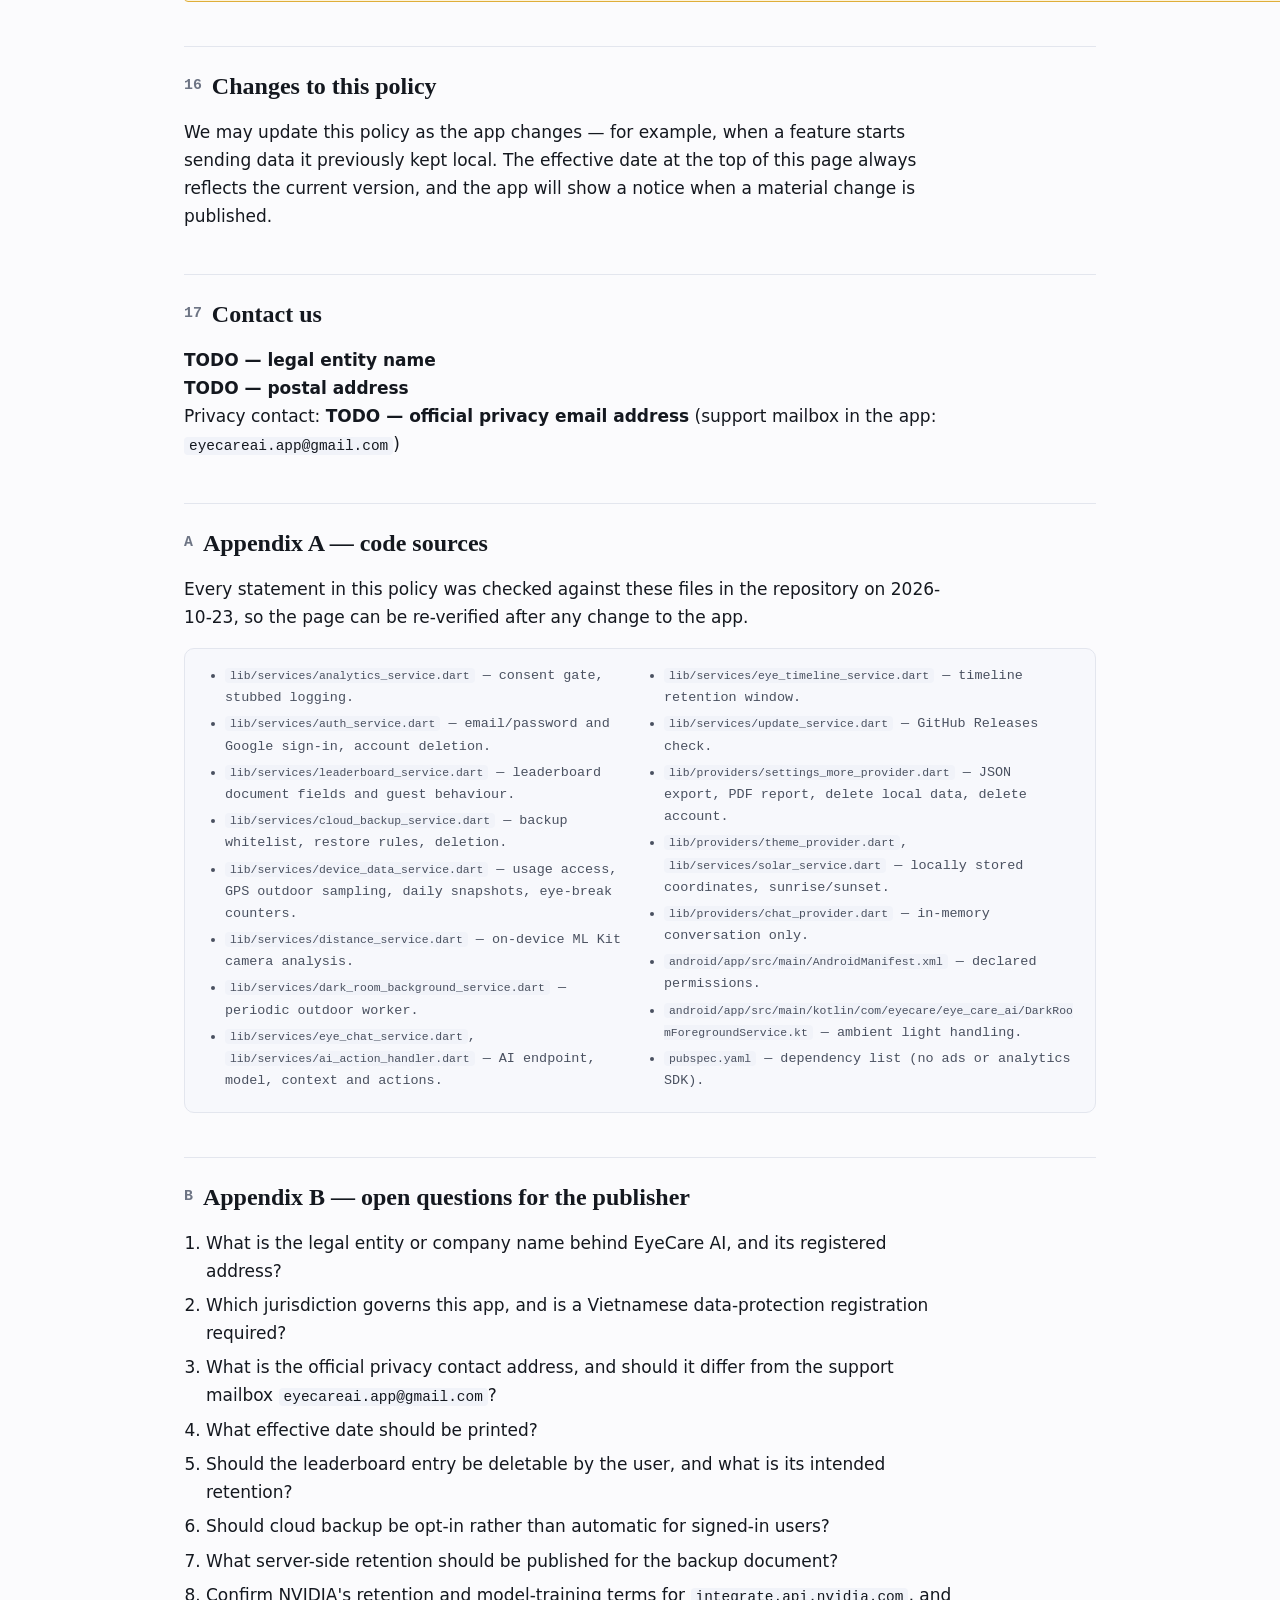
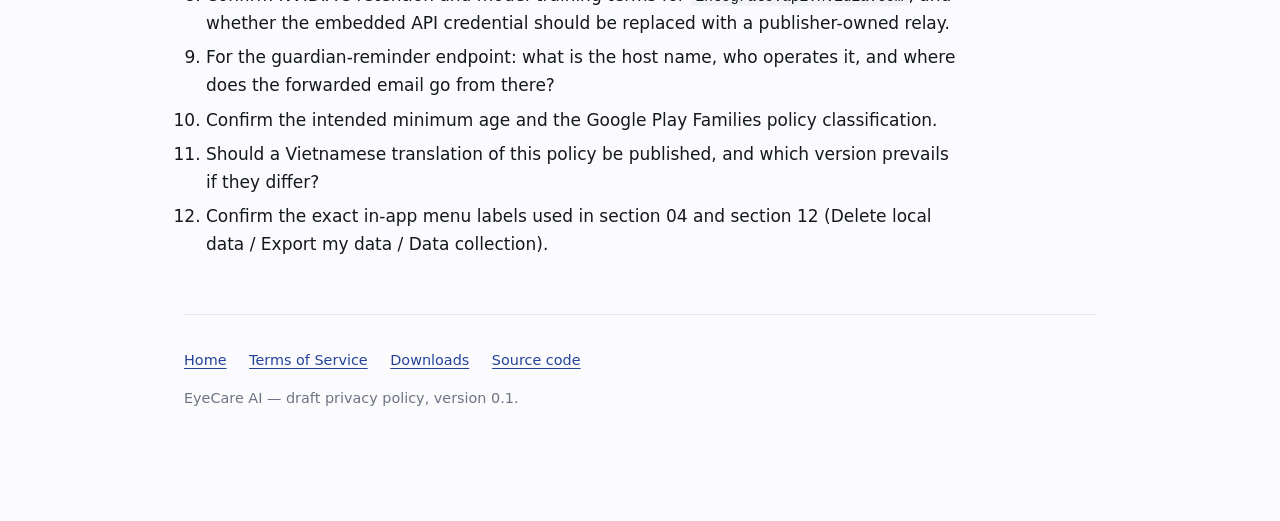
<file: legal/privacy.html>
<!DOCTYPE html>
<html lang="en">
<head>
<meta charset="utf-8">
<meta name="viewport" content="width=device-width, initial-scale=1">
<title>EyeCare AI — Privacy Policy</title>
<meta name="description" content="How EyeCare AI handles your data: what stays on your phone, what leaves it, and who processes it.">
<meta name="robots" content="noindex">
<style>
  :root {
    --ink: #14181f;
    --ink-soft: #4a5160;
    --ink-faint: #6d7484;
    --paper: #fbfbfd;
    --card: #ffffff;
    --rule: #e3e6ee;
    --accent: #23439b;
    --accent-soft: #eef2fd;
    --todo-bg: #fdf4dc;
    --todo-ink: #7a5200;
    --todo-edge: #dfae3a;
    --ok-bg: #eaf6ee;
    --ok-ink: #1d6134;
    --radius: 10px;
    --measure: 70ch;
    --font-body: system-ui, -apple-system, "Segoe UI", Roboto, "Helvetica Neue", Arial, sans-serif;
    --font-display: "Iowan Old Style", "Palatino Linotype", Palatino, Georgia, "Times New Roman", serif;
    --font-mono: ui-monospace, SFMono-Regular, Menlo, Consolas, "Liberation Mono", monospace;
  }

  *, *::before, *::after { box-sizing: border-box; }

  html { scroll-behavior: smooth; }

  body {
    margin: 0;
    background: var(--paper);
    color: var(--ink);
    font-family: var(--font-body);
    font-size: 17px;
    line-height: 1.65;
    -webkit-text-size-adjust: 100%;
  }

  a { color: var(--accent); text-underline-offset: 3px; }
  a:hover { text-decoration-thickness: 2px; }

  :focus-visible {
    outline: 3px solid var(--accent);
    outline-offset: 3px;
    border-radius: 3px;
  }

  .skip-link {
    position: absolute;
    left: -9999px;
    top: 0;
    background: var(--accent);
    color: #fff;
    padding: 12px 18px;
    z-index: 10;
    border-radius: 0 0 var(--radius) 0;
  }
  .skip-link:focus { left: 0; }

  .masthead {
    border-bottom: 1px solid var(--rule);
    background: var(--card);
  }
  .masthead-inner {
    max-width: 60rem;
    margin: 0 auto;
    padding: 14px 24px;
    display: flex;
    flex-wrap: wrap;
    gap: 8px 24px;
    align-items: baseline;
    justify-content: space-between;
  }
  .brand {
    font-family: var(--font-display);
    font-size: 1.15rem;
    letter-spacing: 0.01em;
    color: var(--ink);
    text-decoration: none;
    font-weight: 600;
  }
  .brand span { color: var(--ink-faint); font-weight: 400; }
  .masthead nav { display: flex; gap: 18px; font-size: 0.92rem; }

  .wrap {
    max-width: 60rem;
    margin: 0 auto;
    padding: 40px 24px 96px;
  }

  .doc-title {
    font-family: var(--font-display);
    font-size: clamp(2rem, 5vw, 2.9rem);
    line-height: 1.15;
    margin: 0 0 12px;
    letter-spacing: -0.01em;
  }
  .lede {
    color: var(--ink-soft);
    max-width: var(--measure);
    margin: 0 0 24px;
  }
  .meta {
    font-size: 0.9rem;
    color: var(--ink-faint);
    display: flex;
    flex-wrap: wrap;
    gap: 6px 18px;
    margin: 0 0 32px;
    padding: 0;
    list-style: none;
  }

  .draft {
    background: var(--todo-bg);
    border: 1px solid var(--todo-edge);
    border-left-width: 5px;
    border-radius: var(--radius);
    padding: 18px 22px;
    margin: 0 0 36px;
    color: var(--todo-ink);
    font-size: 0.95rem;
  }
  .draft h2 {
    margin: 0 0 8px;
    font-size: 0.95rem;
    text-transform: uppercase;
    letter-spacing: 0.08em;
    font-family: var(--font-body);
  }
  .draft ul { margin: 10px 0 0; padding-left: 20px; }
  .draft li { margin-bottom: 4px; }

  .todo {
    display: inline-block;
    background: var(--todo-bg);
    color: var(--todo-ink);
    border: 1px solid var(--todo-edge);
    border-radius: 4px;
    padding: 0 6px;
    font-family: var(--font-mono);
    font-size: 0.78em;
    font-weight: 600;
    letter-spacing: 0.02em;
    white-space: nowrap;
  }

  .fact {
    display: inline-block;
    background: var(--ok-bg);
    color: var(--ok-ink);
    border: 1px solid #b9dfc6;
    border-radius: 4px;
    padding: 0 6px;
    font-family: var(--font-mono);
    font-size: 0.78em;
    font-weight: 600;
    letter-spacing: 0.02em;
    white-space: nowrap;
  }

  nav.toc {
    background: var(--card);
    border: 1px solid var(--rule);
    border-radius: var(--radius);
    padding: 18px 24px;
    margin: 0 0 40px;
  }
  nav.toc h2 {
    margin: 0 0 8px;
    font-size: 0.82rem;
    text-transform: uppercase;
    letter-spacing: 0.09em;
    color: var(--ink-faint);
    font-family: var(--font-body);
  }
  nav.toc ol {
    margin: 0;
    padding-left: 20px;
    columns: 2;
    column-gap: 32px;
    font-size: 0.95rem;
  }
  nav.toc li { margin-bottom: 4px; break-inside: avoid; }

  section { margin-bottom: 44px; }
  section > h2 {
    font-family: var(--font-display);
    font-size: 1.5rem;
    line-height: 1.25;
    margin: 0 0 6px;
    padding-top: 24px;
    border-top: 1px solid var(--rule);
  }
  section > h2 .num {
    color: var(--ink-faint);
    font-family: var(--font-mono);
    font-size: 0.62em;
    vertical-align: 0.35em;
    margin-right: 10px;
  }
  section h3 {
    font-size: 1.02rem;
    margin: 26px 0 6px;
  }
  section p, section li { max-width: var(--measure); }
  section ul, section ol { padding-left: 22px; }
  section li { margin-bottom: 6px; }

  .table-wrap {
    overflow-x: auto;
    border: 1px solid var(--rule);
    border-radius: var(--radius);
    background: var(--card);
    margin: 18px 0;
  }
  table {
    border-collapse: collapse;
    width: 100%;
    min-width: 46rem;
    font-size: 0.9rem;
  }
  caption {
    text-align: left;
    padding: 14px 16px 0;
    font-size: 0.85rem;
    color: var(--ink-faint);
  }
  th, td {
    text-align: left;
    vertical-align: top;
    padding: 12px 16px;
    border-bottom: 1px solid var(--rule);
  }
  th {
    font-size: 0.78rem;
    text-transform: uppercase;
    letter-spacing: 0.06em;
    color: var(--ink-faint);
    background: #f7f8fc;
  }
  tbody tr:last-child td { border-bottom: 0; }
  td code, p code, li code {
    font-family: var(--font-mono);
    font-size: 0.85em;
    background: #f1f3f9;
    border-radius: 4px;
    padding: 1px 5px;
    word-break: break-word;
  }

  .callout {
    background: var(--accent-soft);
    border-left: 4px solid var(--accent);
    border-radius: 0 var(--radius) var(--radius) 0;
    padding: 16px 20px;
    margin: 20px 0;
    font-size: 0.95rem;
  }
  .callout p { margin: 0; max-width: var(--measure); }

  .sources {
    font-family: var(--font-mono);
    font-size: 0.84rem;
    color: var(--ink-soft);
    background: #f7f8fc;
    border: 1px solid var(--rule);
    border-radius: var(--radius);
    padding: 16px 20px;
    overflow-x: auto;
  }
  .sources ul { margin: 0; padding-left: 20px; columns: 2; column-gap: 28px; }
  .sources li { margin-bottom: 4px; break-inside: avoid; }

  footer.doc-foot {
    border-top: 1px solid var(--rule);
    margin-top: 56px;
    padding-top: 20px;
    font-size: 0.9rem;
    color: var(--ink-faint);
  }
  footer.doc-foot a { margin-right: 18px; }

  @media (max-width: 640px) {
    body { font-size: 16px; }
    .wrap { padding: 28px 18px 72px; }
    nav.toc ol, .sources ul { columns: 1; }
  }

  @media print {
    body { background: #fff; font-size: 11pt; }
    .masthead, .draft, nav.toc { display: none; }
    .wrap { max-width: none; padding: 0; }
    a { color: inherit; text-decoration: none; }
    section { break-inside: avoid-page; }
  }
</style>
</head>
<body>
<a class="skip-link" href="#main">Skip to content</a>

<header class="masthead">
  <div class="masthead-inner">
    <a class="brand" href="../index.html">EyeCare AI <span>· Privacy Policy</span></a>
    <nav aria-label="Legal pages">
      <a href="../index.html">Home</a>
      <a href="terms.html">Terms of Service</a>
      <a href="https://github.com/ThongAccount/eye_care_ai/releases">Downloads</a>
    </nav>
  </div>
</header>

<div class="wrap">
  <h1 class="doc-title">Privacy Policy</h1>
  <p class="lede">
    This policy describes what EyeCare AI collects, what stays on your phone, what is
    uploaded when you sign in, and who processes it. Every factual claim below was taken
    from the shipping app code (source files are listed in
    <a href="#appendix-a">Appendix A</a>), not from a template.
  </p>

  <ul class="meta">
    <li>Effective date: <span class="todo">TODO — set the date this policy is published</span></li>
    <li>Last updated: <span class="todo">TODO — set the date of the last revision</span></li>
    <li>Version: 0.1 (draft)</li>
    <li>Applies to: EyeCare AI for Android (package <code>com.eyecare.eye_care_ai</code>)</li>
  </ul>

  <aside class="draft" aria-labelledby="draft-heading">
    <h2 id="draft-heading">Draft — four inputs are still missing</h2>
    <p>
      This page is written to be publishable, but it cannot go live until you fill in the
      four legal facts below. They are marked inline with a
      <span class="todo">TODO</span> chip and collected in
      <a href="#appendix-b">Appendix B</a>.
    </p>
    <ul>
      <li>Legal entity / company name that publishes the app.</li>
      <li>Governing jurisdiction (and, if you operate in Vietnam, the Vietnamese data-protection registration).</li>
      <li>Official privacy contact address (the in-app support mailbox is <code>eyecareai.app@gmail.com</code>).</li>
      <li>Effective date.</li>
    </ul>
  </aside>

  <nav class="toc" aria-label="Table of contents">
    <h2>Contents</h2>
    <ol>
      <li><a href="#scope">Who we are and what this covers</a></li>
      <li><a href="#summary">The short version</a></li>
      <li><a href="#data-table">Every data type, side by side</a></li>
      <li><a href="#on-device">Data that stays on your device</a></li>
      <li><a href="#account">Account and leaderboard data</a></li>
      <li><a href="#backup">Cloud backup and restore</a></li>
      <li><a href="#ai">The AI assistant</a></li>
      <li><a href="#permissions">Permissions and why we ask for them</a></li>
      <li><a href="#analytics">Analytics: what happens today</a></li>
      <li><a href="#sharing">How we share — and what we never do</a></li>
      <li><a href="#retention">Retention</a></li>
      <li><a href="#rights">Your rights and controls</a></li>
      <li><a href="#security">Security</a></li>
      <li><a href="#children">Children</a></li>
      <li><a href="#transfers">International transfers</a></li>
      <li><a href="#changes">Changes to this policy</a></li>
      <li><a href="#contact">Contact us</a></li>
      <li><a href="#appendix-a">Appendix A — code sources</a></li>
      <li><a href="#appendix-b">Appendix B — open questions for the publisher</a></li>
    </ol>
  </nav>

  <main id="main">
    <section id="scope">
      <h2><span class="num">01</span>Who we are and what this covers</h2>
      <p>
        EyeCare AI ("the app") is published by <span class="todo">TODO — legal entity / company
        name</span> (<span class="todo">TODO — registered address</span>), a
        <span class="todo">TODO — jurisdiction</span> entity ("we", "us"). The app is a
        <strong>wellness and habit-tracking tool for the eyes</strong>. It is distributed as an
        Android application; the signed builds are published on the
        <a href="https://github.com/ThongAccount/eye_care_ai/releases">project's GitHub Releases page</a>.
      </p>
      <p>
        This policy covers the app running on your device. It does not cover the GitHub website,
        Google Play, or any other service you may use to download the app, each of which has its
        own privacy notice.
      </p>
      <p>
        We have not built the app around behavioural advertising or third-party tracking. The app
        contains no advertising SDK, no attribution SDK and no crash-reporting SDK — its published
        dependency list is visible in the repository's <code>pubspec.yaml</code>.
      </p>
    </section>

    <section id="summary">
      <h2><span class="num">02</span>The short version</h2>
      <ul>
        <li><strong>Most of what the app measures stays on your phone.</strong> Screen-time totals, eye-break counts, sleep estimates, outdoor minutes, ambient-light readings, eye-test results and camera measurements are stored in the app's private storage.</li>
        <li><strong>Nothing is uploaded unless you sign in.</strong> If you never create an account, no data is sent to our servers.</li>
        <li><strong>If you sign in</strong>, two things happen: your streak is published to the shared leaderboard, and your settings and habit history can be backed up to your private cloud backup document so you can restore them on a new phone.</li>
        <li><strong>The camera is opt-in and on-device.</strong> Frames are analysed by Google ML Kit on your phone to estimate viewing distance and whether your eyes are open. Images are never stored and never uploaded.</li>
        <li><strong>The AI assistant is the one feature that sends content off-device.</strong> Your chat messages, plus a short summary of your current settings, are sent to NVIDIA's API to generate a reply. Everything else stays local.</li>
        <li><strong>We do not sell your data</strong> and we do not share it for advertising.</li>
      </ul>
    </section>

    <section id="data-table">
      <h2><span class="num">03</span>Every data type, side by side</h2>
      <p>
        "Leaves the device" means "is transmitted to a server we or a third party control".
        "Shared / sold" describes onward disclosure by us.
      </p>
      <div class="table-wrap">
        <table>
          <caption>Data inventory for EyeCare AI (Android build reviewed 2026-10-23)</caption>
          <thead>
            <tr>
              <th scope="col">Data</th>
              <th scope="col">What is collected</th>
              <th scope="col">Leaves the device?</th>
              <th scope="col">Shared / sold</th>
              <th scope="col">Retention</th>
            </tr>
          </thead>
          <tbody>
            <tr>
              <th scope="row">Screen time & per-app usage</th>
              <td>Total screen-on time for the day, plus per-app package name, app name, time used and launch count (Android Usage access).</td>
              <td>Only via Cloud Backup when you are signed in.</td>
              <td>Not sold. Backed up to Google Cloud Firestore.</td>
              <td>On device until overwritten by the next day. In the cloud backup until you delete it.</td>
            </tr>
            <tr>
              <th scope="row">Eye breaks, streaks, badges</th>
              <td>Count of completed eye breaks per day and in total, daily check-in flags, streak length, rank tier.</td>
              <td>Yes — streak and tier are published to the leaderboard when signed in.</td>
              <td>Display name and avatar are visible to other signed-in users. Not sold.</td>
              <td>Leaderboard row persists while the account exists. <span class="todo">TODO — confirm intended retention</span></td>
            </tr>
            <tr>
              <th scope="row">Sleep estimate</th>
              <td>An estimate in hours, inferred from the gap between your last phone use before sleep and your first use after waking (not a sleep measurement).</td>
              <td>Only via Cloud Backup when signed in.</td>
              <td>Not sold.</td>
              <td>Same as screen time.</td>
            </tr>
            <tr>
              <th scope="row">Outdoor time</th>
              <td>Minutes considered "outdoors" per day, derived from whether a GPS fix could be obtained.</td>
              <td>Only via Cloud Backup when signed in.</td>
              <td>Not sold.</td>
              <td>Same as screen time.</td>
            </tr>
            <tr>
              <th scope="row">Approximate location</th>
              <td>Latitude and longitude, captured only to decide whether you are outdoors and to compute local sunrise/sunset for night-read mode.</td>
              <td><span class="fact">NO</span> — stored locally and never transmitted.</td>
              <td>Not shared, not sold.</td>
              <td>On device until you delete local data or uninstall.</td>
            </tr>
            <tr>
              <th scope="row">Camera frames</th>
              <td>Live front-camera frames analysed on-device to estimate eye-to-screen distance and eye-open probability.</td>
              <td><span class="fact">NO</span> — processed in memory by ML Kit; frames are never written to storage and never uploaded.</td>
              <td>Not shared, not sold.</td>
              <td>Not retained at all.</td>
            </tr>
            <tr>
              <th scope="row">Eye test results</th>
              <td>Your answers and score from the in-app eye test, kept as a local history.</td>
              <td><span class="fact">NO</span> — this history is not part of the cloud-backup whitelist.</td>
              <td>Not shared, not sold.</td>
              <td>On device until deleted. <span class="todo">TODO — confirm the intended history window</span></td>
            </tr>
            <tr>
              <th scope="row">Ambient light & proximity</th>
              <td>Light level (lux) and whether the screen is covered, read by a background service to detect dark-room use.</td>
              <td><span class="fact">NO</span> — only a local "currently in a dark session" flag is kept.</td>
              <td>Not shared, not sold.</td>
              <td>Local flag, cleared when the session ends.</td>
            </tr>
            <tr>
              <th scope="row">Eye timeline events</th>
              <td>Local events such as "moved to a bright environment", "completed an eye break", "screen session of N minutes".</td>
              <td><span class="fact">NO</span> — stored locally, not part of the backup whitelist.</td>
              <td>Not shared, not sold.</td>
              <td>Rolling 7 days, then pruned automatically.</td>
            </tr>
            <tr>
              <th scope="row">Account</th>
              <td>Email address, password (held by the identity provider in hashed form), display name, profile photo URL, user ID, session token.</td>
              <td>Yes — to Google Firebase Authentication, and Google Sign-In if you use it.</td>
              <td>Not sold. Processed by Google as an authentication provider.</td>
              <td>While your account exists; deleted when you delete the account.</td>
            </tr>
            <tr>
              <th scope="row">Cloud backup</th>
              <td>Your settings, habit targets, survey answers, daily scores and factor percentages, daily check-ins, outdoor and reading minutes, consent flags.</td>
              <td>Yes — to Google Cloud Firestore, in a document keyed by your user ID.</td>
              <td>Not sold. Hosted by Google.</td>
              <td>Until you delete the account or the backup. <span class="todo">TODO — confirm whether any automatic expiry is desired</span></td>
            </tr>
            <tr>
              <th scope="row">AI assistant conversations</th>
              <td>Your chat messages, plus a short context block (your habit targets, vision profile, reminder style and auto-break state).</td>
              <td>Yes — to NVIDIA's chat-completion API (<code>integrate.api.nvidia.com</code>).</td>
              <td>Not sold by us. NVIDIA processes the request as a sub-processor. <span class="todo">TODO — confirm NVIDIA's retention / training terms for this endpoint</span></td>
              <td>Held in memory for the current session by the app. <span class="todo">TODO — confirm NVIDIA-side retention</span></td>
            </tr>
            <tr>
              <th scope="row">Guardian email address</th>
              <td>An email address you enter yourself, used to prepare a reminder for your chosen guardian.</td>
              <td>Only if this build was configured with a guardian-reminder endpoint. The background check runs on your device every 30 minutes; when your screen time crosses the target it sends that address, the date and your screen-time hours to the endpoint over HTTPS. With no endpoint configured, nothing leaves the device and the app falls back to opening your own mail client with the message pre-filled. <span class="todo">TODO — name the endpoint host and operator for the published build</span></td>
              <td>The operator of the configured guardian-reminder endpoint, which forwards the notice to your chosen guardian — or, with no endpoint, whatever you choose in your mail app.</td>
              <td>Stored locally in app preferences. A reminder is sent at most once per day.</td>
            </tr>
            <tr>
              <th scope="row">Diagnostics / analytics</th>
              <td>Nothing. The analytics service is a stub: its event and screen-view methods contain no implementation.</td>
              <td><span class="fact">NO</span></td>
              <td>Nothing is shared, nothing is sold.</td>
              <td>Not applicable — no events are produced.</td>
            </tr>
            <tr>
              <th scope="row">App update checks</th>
              <td>Nothing personal — the app requests release metadata for <code>ThongAccount/eye_care_ai</code> from the public GitHub API.</td>
              <td>Only the request itself (which GitHub sees like any web request).</td>
              <td>Not shared, not sold.</td>
              <td>Not applicable.</td>
            </tr>
            <tr>
              <th scope="row">Exports you create</th>
              <td>A JSON file of your local data, or a PDF weekly report, both generated on your device and handed to the system share sheet.</td>
              <td>Only if you choose a destination that uploads them (Drive, email, messaging).</td>
              <td>Whatever you choose.</td>
              <td>Written to the app's temporary directory; deleted by the operating system.</td>
            </tr>
          </tbody>
        </table>
      </div>
    </section>

    <section id="on-device">
      <h2><span class="num">04</span>Data that stays on your device</h2>
      <p>
        The app writes almost everything it learns to the app's private shared preferences on
        your phone. That includes your screen-time totals, per-app usage breakdown, eye-break
        counts, daily score snapshots, factor percentages, survey answers, habit targets, outdoor
        and reading minutes, the eye timeline, eye-test history, and your reminder, theme, language
        and accessibility settings.
      </p>
      <p>
        You can erase all of it from <strong>Settings → Privacy & security → Delete local
        data</strong>, and uninstalling the app removes it as well. <span class="todo">TODO —
        confirm the exact menu labels in the current build before publishing</span>
      </p>
      <h3>Camera frames are not stored</h3>
      <p>
        The eye test can optionally use the front camera to check whether your eyes are open and to
        estimate how far you are from the screen. Those frames are processed frame-by-frame in
        memory by Google ML Kit's on-device face model. The app does not write frames to disk and
        does not upload them; only the derived measurement (distance in centimetres, eye-open
        probability) is shown on screen, and that measurement is not persisted either.
      </p>
      <h3>Location is used as a signal, not a map</h3>
      <p>
        When outdoor tracking is enabled, the app asks for a GPS fix and uses only the answer to
        the question "could a GPS fix be obtained right now?" to accumulate outdoor minutes. For
        night-read mode it also stores your approximate latitude and longitude locally so it can
        compute local sunrise and sunset. Coordinates are never transmitted anywhere.
      </p>
    </section>

    <section id="account">
      <h2><span class="num">05</span>Account and leaderboard data</h2>
      <p>
        If you create an account, it is an email/password or Google account handled by Google
        Firebase Authentication. The app receives your user ID, email address, display name and
        profile photo URL. It never sees or stores your password in plain text — password
        management and reset emails are handled by Google.
      </p>
      <p>
        When your streak changes, the app writes one document to the Firestore collection
        <code>leaderboard</code> containing your display name, avatar URL, streak length, rank tier
        and a server timestamp. Other signed-in users can read the leaderboard, so treat the display
        name you choose as public. Guest use is possible for the local features; without an account
        nothing is published and nothing is backed up.
      </p>
      <p>
        <span class="todo">TODO — confirm the Firestore security rules actually deployed to the
        project, and whether leaderboard entries should be deletable by the user</span>
      </p>
    </section>

    <section id="backup">
      <h2><span class="num">06</span>Cloud backup and restore</h2>
      <p>
        Backup is optional and only runs for signed-in users. The app copies a fixed whitelist of
        local preference keys into a single private Firestore document named after your user ID.
        The whitelist deliberately excludes things that are not meaningful across a reinstall:
        running timers, in-progress notification state, eye-test history, eye-timeline events and
        camera-derived measurements.
      </p>
      <p>
        The backup is uploaded in the background and restored automatically when you sign in on a
        new device. If you delete your account inside the app, the backup document is deleted too.
      </p>
      <p>
        <span class="todo">TODO — confirm the backup should be opt-in rather than automatic for all
        signed-in users, and confirm the server-side retention period</span>
      </p>
    </section>

    <section id="ai">
      <h2><span class="num">07</span>The AI assistant</h2>
      <p>
        The assistant is optional and off until you open it and send a message. To produce a reply,
        the app sends your message text and the conversation so far to NVIDIA's
        <code>integrate.api.nvidia.com/v1/chat/completions</code> endpoint, together with a short
        context block describing your current settings (habit targets, vision profile, reminder
        style, and whether auto-reminders are on) so the assistant can give advice that fits your
        setup.
      </p>
      <ul>
        <li>Messages are held in memory for the current app session; the app does not write the conversation to device storage.</li>
        <li>The assistant may propose an action inside the app (for example, lowering a target, logging an eye break, turning on Focus Mode). By default the app asks you to confirm before anything is applied, and you can turn that confirmation off in Settings.</li>
        <li>The assistant is advisory. It does not diagnose eye conditions and it never changes clinical settings.</li>
      </ul>
      <p>
        <span class="todo">TODO — confirm whether the embedded API credential should be replaced by
        a relay endpoint owned by the publisher, and confirm NVIDIA's data-retention and model
        training terms for this endpoint</span>
      </p>
    </section>

    <section id="permissions">
      <h2><span class="num">08</span>Permissions and why we ask for them</h2>
      <p>
        Every permission the app declares in its Android manifest, and what it is actually used
        for. Each one is optional: the app degrades to "no data source" when a permission is
        missing rather than faking numbers.
      </p>
      <div class="table-wrap">
        <table>
          <caption>Declared Android permissions and their use</caption>
          <thead>
            <tr>
              <th scope="col">Permission</th>
              <th scope="col">Used for</th>
              <th scope="col">Required?</th>
            </tr>
          </thead>
          <tbody>
            <tr><th scope="row"><code>PACKAGE_USAGE_STATS</code></th><td>Reading the operating system's screen-on time and per-app usage so the habit score reflects real usage. Granted manually in Android settings.</td><td>Optional — the screen-time habit shows "no data source" without it.</td></tr>
            <tr><th scope="row"><code>ACCESS_FINE_LOCATION</code> / <code>ACCESS_COARSE_LOCATION</code> / <code>ACCESS_BACKGROUND_LOCATION</code></th><td>Outdoor-time detection and local sunrise/sunset. Background access is only needed for the periodic outdoor sample while the app is closed.</td><td>Optional — outdoor time stays at zero without it.</td></tr>
            <tr><th scope="row"><code>CAMERA</code></th><td>On-device eye-open and viewing-distance checks during the eye test.</td><td>Optional and opt-in — the app never requests it automatically.</td></tr>
            <tr><th scope="row"><code>ACTIVITY_RECOGNITION</code></th><td>Motion data from the accelerometer, used to infer reading time and sleep.</td><td>Optional.</td></tr>
            <tr><th scope="row"><code>POST_NOTIFICATIONS</code></th><td>Break reminders, dark-room warnings and the ongoing countdown.</td><td>Optional, though reminders are the core feature.</td></tr>
            <tr><th scope="row"><code>SCHEDULE_EXACT_ALARM</code>, <code>RECEIVE_BOOT_COMPLETED</code>, <code>WAKE_LOCK</code>, <code>REQUEST_IGNORE_BATTERY_OPTIMIZATIONS</code></th><td>Scheduling break alarms that survive a reboot and are not delayed by aggressive battery management.</td><td>Optional.</td></tr>
            <tr><th scope="row"><code>USE_FULL_SCREEN_INTENT</code>, <code>VIBRATE</code></th><td>Alarming break reminders that behave like an alarm and can vibrate.</td><td>Optional.</td></tr>
            <tr><th scope="row"><code>SYSTEM_ALERT_WINDOW</code></th><td>The optional app-lock overlay shown during a break.</td><td>Optional.</td></tr>
            <tr><th scope="row"><code>ACCESS_NOTIFICATION_POLICY</code></th><td>Focus Mode — temporarily silencing other notifications so your eyes can rest.</td><td>Optional, enabled from system settings.</td></tr>
            <tr><th scope="row"><code>FOREGROUND_SERVICE</code> + <code>FOREGROUND_SERVICE_SPECIAL_USE</code></th><td>The persistent, low-priority service that reads the ambient light sensor so dark-room warnings still work when the app is closed.</td><td>Optional.</td></tr>
            <tr><th scope="row"><code>WRITE_SETTINGS</code></th><td>Adjusting system brightness to match the measured ambient light ("brightness suggestions").</td><td>Optional, granted from system settings.</td></tr>
            <tr><th scope="row"><code>QUERY_ALL_PACKAGES</code></th><td>Resolving installed app names for the usage breakdown chart.</td><td>Optional.</td></tr>
            <tr><th scope="row"><code>REQUEST_INSTALL_PACKAGES</code></th><td>Installing a newer build downloaded from the project's GitHub Releases (in-app update).</td><td>Optional; you confirm the install yourself.</td></tr>
          </tbody>
        </table>
      </div>
      <p>
        You can withdraw any permission at any time in Android's settings. Withdrawing a permission
        stops the corresponding measurement; it never deletes data that was already collected.
      </p>
    </section>

    <section id="analytics">
      <h2><span class="num">09</span>Analytics: what happens today</h2>
      <p>
        The app contains an analytics service with a consent gate and a user-facing switch
        (<strong>Settings → Privacy & security → Data collection</strong>). The service records
        the consent decision and its timestamp locally, and the event and screen-view methods are
        currently unimplemented stubs: <strong>no usage events are transmitted today</strong>, and
        the app has no analytics or advertising SDK installed.
      </p>
      <p>
        If a future release starts sending anonymous analytics, this section must be updated before
        that release ships, and the switch must continue to gate every event.
        <span class="todo">TODO — confirm that analytics stays off before the first Play release,
        and that the Data safety form declares "no data collected" accordingly</span>
      </p>
    </section>

    <section id="sharing">
      <h2><span class="num">10</span>How we share — and what we never do</h2>
      <p>
        We do not sell your personal information. We do not share it with advertising networks, and
        we do not use it for profiling. We do not run advertising in the app.
      </p>
      <p>We share data only with the service providers that make the features you asked for work:</p>
      <ul>
        <li><strong>Google (Firebase Authentication and Cloud Firestore)</strong> — account authentication, the leaderboard and your private cloud backup. <span class="todo">TODO — confirm the Firebase project region and whether Google Workspace / BAA-style terms apply</span></li>
        <li><strong>Google Sign-In</strong> — only if you choose to link a Google account.</li>
        <li><strong>NVIDIA</strong> — the AI assistant, as described in section 07, and only when you actually use it.</li>
        <li><strong>GitHub</strong> — the public Releases API, used to check for app updates. No personal data is sent.</li>
        <li><strong>Your own email client</strong> — when no guardian-reminder endpoint is configured, the guardian reminder opens your mail app with the message pre-filled; the app does not send mail itself in that case.</li>
        <li><strong>The configured guardian-reminder endpoint</strong> — if this build was configured with one, the background check posts the guardian address, the date and your screen-time hours to that HTTPS endpoint so it can forward the reminder. <span class="todo">TODO — identify the endpoint host and its operator</span></li>
      </ul>
      <p>
        We may also disclose data if required by law, or as part of a corporate transaction, with
        notice to you where the law allows.
        <span class="todo">TODO — confirm whether this clause applies to the publisher's structure</span>
      </p>
    </section>

    <section id="retention">
      <h2><span class="num">11</span>Retention</h2>
      <ul>
        <li><strong>On-device data</strong> is kept until you delete it (Settings → Delete local data), delete your account, or uninstall the app. Daily counters roll over each day; the eye timeline prunes itself to the last 7 days.</li>
        <li><strong>Cloud backup</strong> is kept until you delete your account or the backup document. <span class="todo">TODO — confirm the retention period you want to publish, and whether an automatic expiry should be added</span></li>
        <li><strong>Leaderboard entries</strong> persist while your account exists. <span class="todo">TODO — confirm whether a user can remove their own entry</span></li>
        <li><strong>AI conversations</strong> are not written to device storage by the app; NVIDIA-side retention follows their terms. <span class="todo">TODO — confirm NVIDIA-side retention</span></li>
      </ul>
    </section>

    <section id="rights">
      <h2><span class="num">12</span>Your rights and controls</h2>
      <p>
        Depending on where you live, you may have the right to access, correct, export, delete or
        restrict the processing of your personal data, and to object to certain processing. The app
        gives you direct control of most of these without contacting us:
      </p>
      <ul>
        <li><strong>Export</strong> — <strong>Settings → Export my data</strong> produces a JSON file of everything the app holds locally and hands it to the system share sheet.</li>
        <li><strong>Correct</strong> — edit targets, profile name and preferences directly in the app; changes are reflected in the next backup.</li>
        <li><strong>Delete local data</strong> — clears the app's local storage in one action.</li>
        <li><strong>Delete account</strong> — deletes the Firebase account and the cloud backup document, and clears local data.</li>
        <li><strong>Withdraw permissions</strong> — revoke camera, location or usage access in Android settings to stop a measurement.</li>
        <li><strong>Turn off data collection</strong> — the Data collection switch in Settings.</li>
      </ul>
      <p>
        To exercise any right that the app does not cover, contact us at
        <span class="todo">TODO — official privacy contact address</span>. The in-app support
        mailbox currently used by the Help & Support section is
        <code>eyecareai.app@gmail.com</code>.
      </p>
    </section>

    <section id="security">
      <h2><span class="num">13</span>Security</h2>
      <p>
        Data that leaves your device is sent over HTTPS/TLS to Google, NVIDIA or GitHub. Local data
        is stored in the app's private application storage, which Android isolates from other apps.
        Account passwords are handled by Google Firebase Authentication and are never stored by the
        app in plain text.
      </p>
      <p>
        <span class="todo">TODO — confirm the publisher's operational security commitments before
        publishing (access control to Firebase, whether Firestore rules are audited, whether a
        breach-notification process exists)</span>
      </p>
    </section>

    <section id="children">
      <h2><span class="num">14</span>Children</h2>
      <p>
        The app is a general-audience wellness tool and is not directed at children under 13 (or
        the minimum age in your jurisdiction). We do not knowingly collect personal data from
        children. If you believe a child has provided personal data, contact us and we will delete
        it. <span class="todo">TODO — confirm the intended minimum age and the Play Families policy
        classification</span>
      </p>
    </section>

    <section id="transfers">
      <h2><span class="num">15</span>International transfers</h2>
      <p>
        We use providers whose infrastructure is outside Vietnam and, where relevant, outside your
        own country, including Google (Firebase) and NVIDIA. The data that may be transferred is
        limited to what is described in sections 05 to 07. <span class="todo">TODO — confirm the
        providers' regions and whether standard contractual clauses or an equivalent safeguard
        applies, and whether a Vietnamese data-protection registration is required</span>
      </p>
    </section>

    <section id="changes">
      <h2><span class="num">16</span>Changes to this policy</h2>
      <p>
        We may update this policy as the app changes — for example, when a feature starts sending
        data it previously kept local. The effective date at the top of this page always reflects
        the current version, and the app will show a notice when a material change is published.
      </p>
    </section>

    <section id="contact">
      <h2><span class="num">17</span>Contact us</h2>
      <p>
        <strong>TODO — legal entity name</strong><br>
        <strong>TODO — postal address</strong><br>
        Privacy contact: <strong>TODO — official privacy email address</strong>
        (support mailbox in the app: <code>eyecareai.app@gmail.com</code>)
      </p>
    </section>

    <section id="appendix-a">
      <h2><span class="num">A</span>Appendix A — code sources</h2>
      <p>
        Every statement in this policy was checked against these files in the repository on
        2026-10-23, so the page can be re-verified after any change to the app.
      </p>
      <div class="sources">
        <ul>
          <li><code>lib/services/analytics_service.dart</code> — consent gate, stubbed logging.</li>
          <li><code>lib/services/auth_service.dart</code> — email/password and Google sign-in, account deletion.</li>
          <li><code>lib/services/leaderboard_service.dart</code> — leaderboard document fields and guest behaviour.</li>
          <li><code>lib/services/cloud_backup_service.dart</code> — backup whitelist, restore rules, deletion.</li>
          <li><code>lib/services/device_data_service.dart</code> — usage access, GPS outdoor sampling, daily snapshots, eye-break counters.</li>
          <li><code>lib/services/distance_service.dart</code> — on-device ML Kit camera analysis.</li>
          <li><code>lib/services/dark_room_background_service.dart</code> — periodic outdoor worker.</li>
          <li><code>lib/services/eye_chat_service.dart</code>, <code>lib/services/ai_action_handler.dart</code> — AI endpoint, model, context and actions.</li>
          <li><code>lib/services/eye_timeline_service.dart</code> — timeline retention window.</li>
          <li><code>lib/services/update_service.dart</code> — GitHub Releases check.</li>
          <li><code>lib/providers/settings_more_provider.dart</code> — JSON export, PDF report, delete local data, delete account.</li>
          <li><code>lib/providers/theme_provider.dart</code>, <code>lib/services/solar_service.dart</code> — locally stored coordinates, sunrise/sunset.</li>
          <li><code>lib/providers/chat_provider.dart</code> — in-memory conversation only.</li>
          <li><code>android/app/src/main/AndroidManifest.xml</code> — declared permissions.</li>
          <li><code>android/app/src/main/kotlin/com/eyecare/eye_care_ai/DarkRoomForegroundService.kt</code> — ambient light handling.</li>
          <li><code>pubspec.yaml</code> — dependency list (no ads or analytics SDK).</li>
        </ul>
      </div>
    </section>

    <section id="appendix-b">
      <h2><span class="num">B</span>Appendix B — open questions for the publisher</h2>
      <ol>
        <li>What is the legal entity or company name behind EyeCare AI, and its registered address?</li>
        <li>Which jurisdiction governs this app, and is a Vietnamese data-protection registration required?</li>
        <li>What is the official privacy contact address, and should it differ from the support mailbox <code>eyecareai.app@gmail.com</code>?</li>
        <li>What effective date should be printed?</li>
        <li>Should the leaderboard entry be deletable by the user, and what is its intended retention?</li>
        <li>Should cloud backup be opt-in rather than automatic for signed-in users?</li>
        <li>What server-side retention should be published for the backup document?</li>
        <li>Confirm NVIDIA's retention and model-training terms for <code>integrate.api.nvidia.com</code>, and whether the embedded API credential should be replaced with a publisher-owned relay.</li>
        <li>For the guardian-reminder endpoint: what is the host name, who operates it, and where does the forwarded email go from there?</li>
        <li>Confirm the intended minimum age and the Google Play Families policy classification.</li>
        <li>Should a Vietnamese translation of this policy be published, and which version prevails if they differ?</li>
        <li>Confirm the exact in-app menu labels used in section 04 and section 12 (Delete local data / Export my data / Data collection).</li>
      </ol>
    </section>
  </main>

  <footer class="doc-foot">
    <p>
      <a href="../index.html">Home</a>
      <a href="terms.html">Terms of Service</a>
      <a href="https://github.com/ThongAccount/eye_care_ai/releases">Downloads</a>
      <a href="https://github.com/ThongAccount/eye_care_ai">Source code</a>
    </p>
    <p>EyeCare AI — draft privacy policy, version 0.1.</p>
  </footer>
</div>
</body>
</html>
</file>
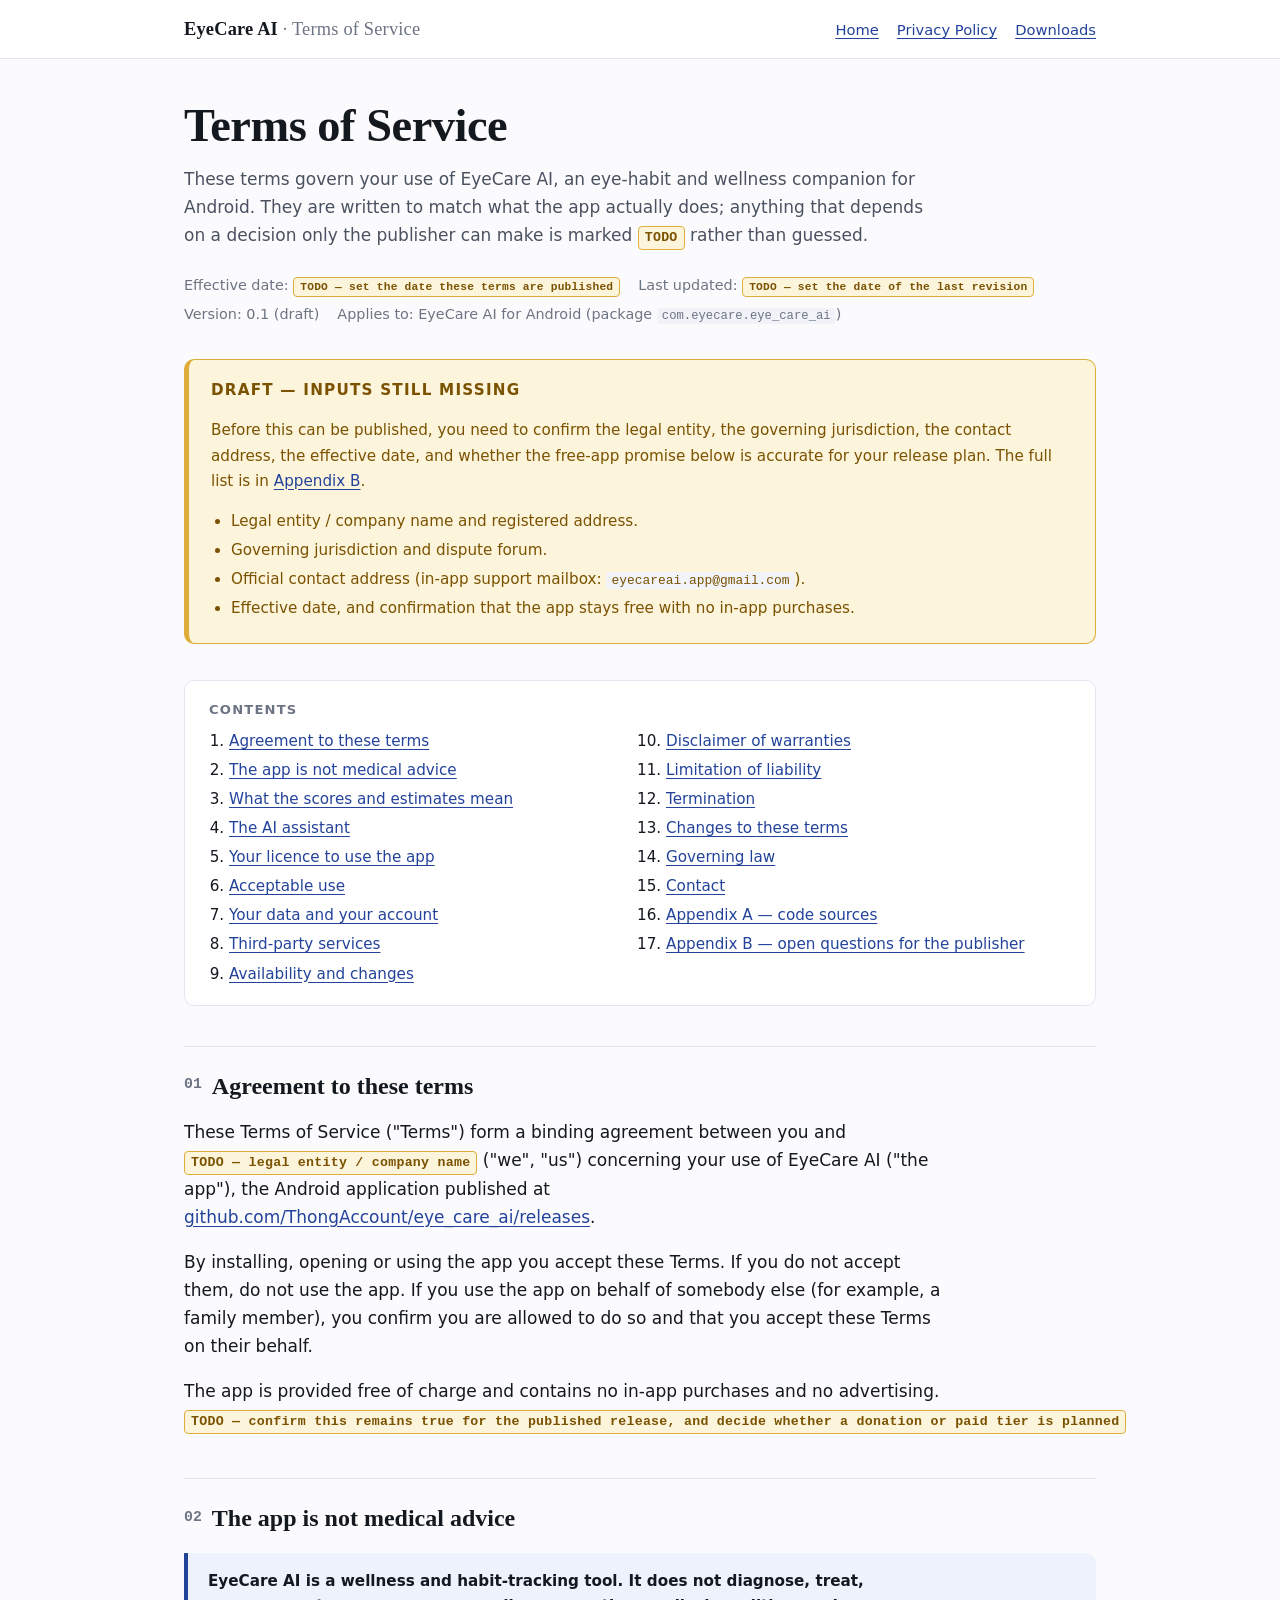
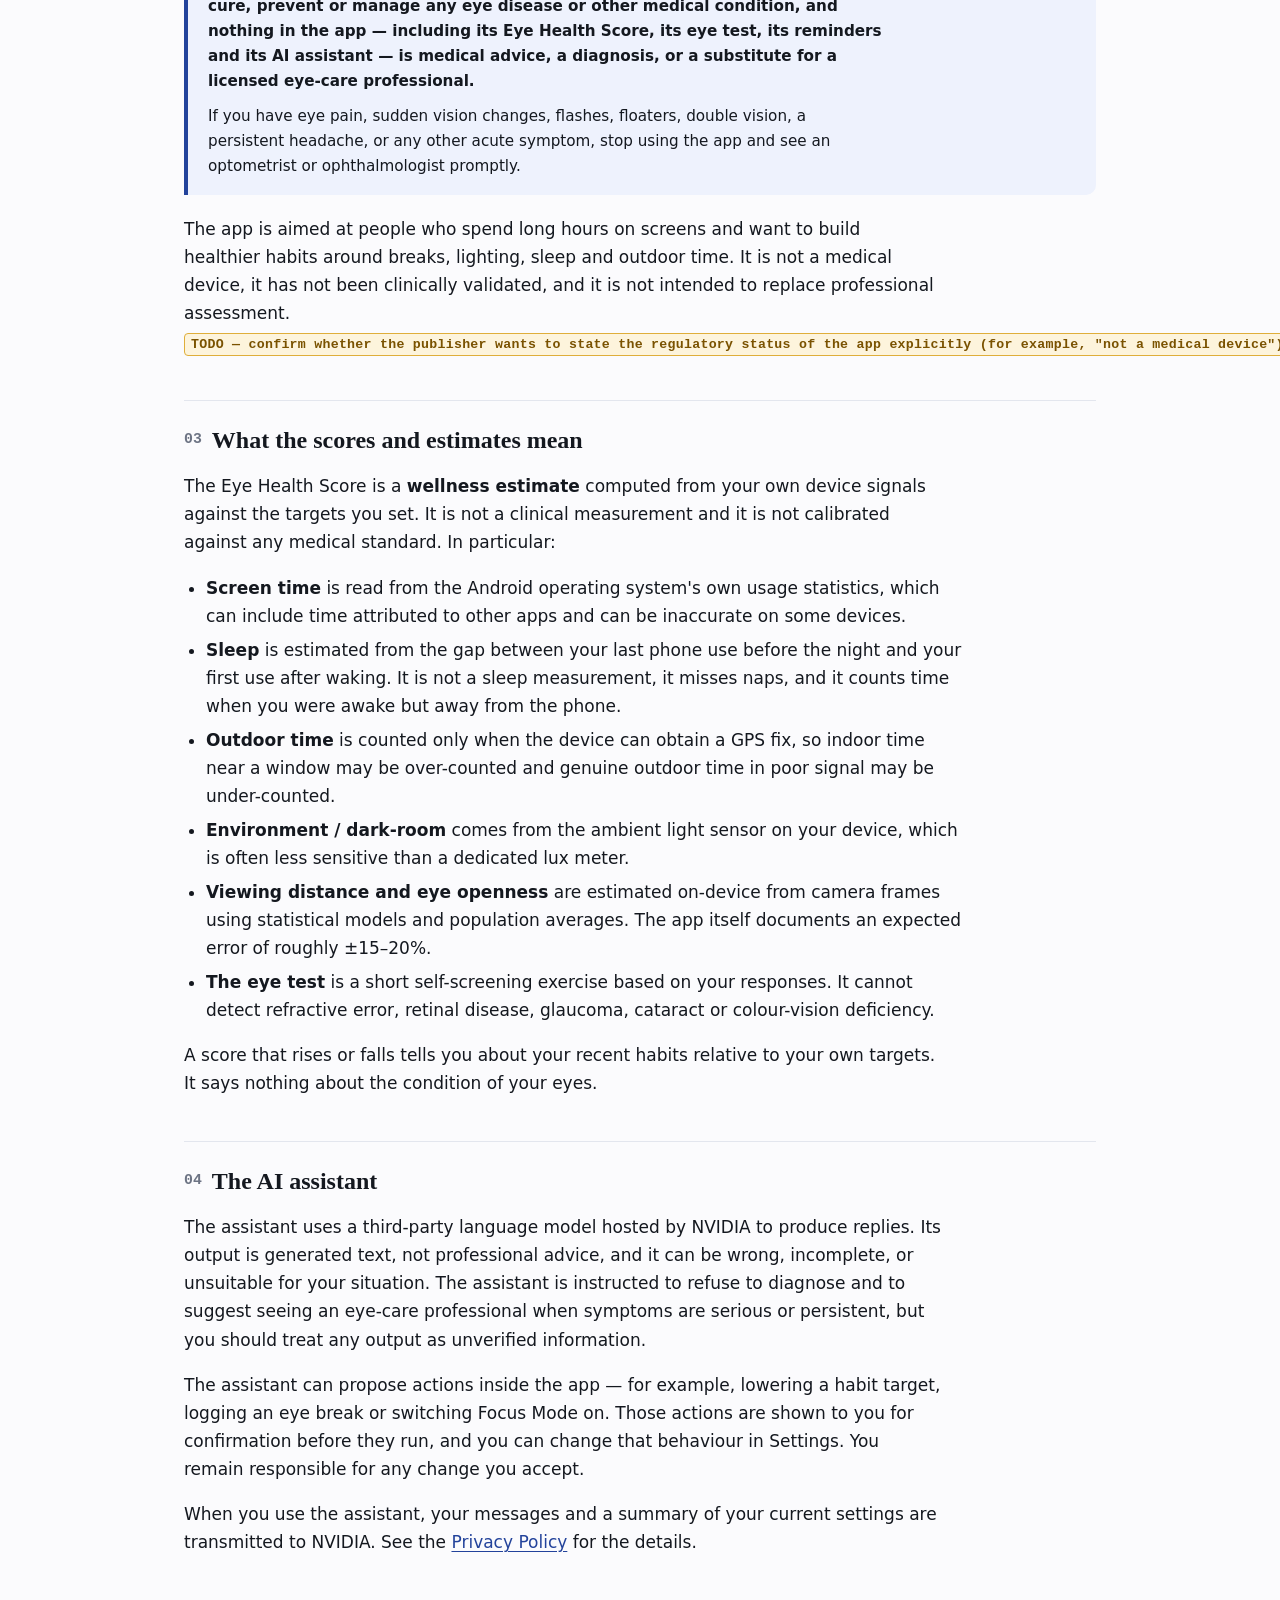
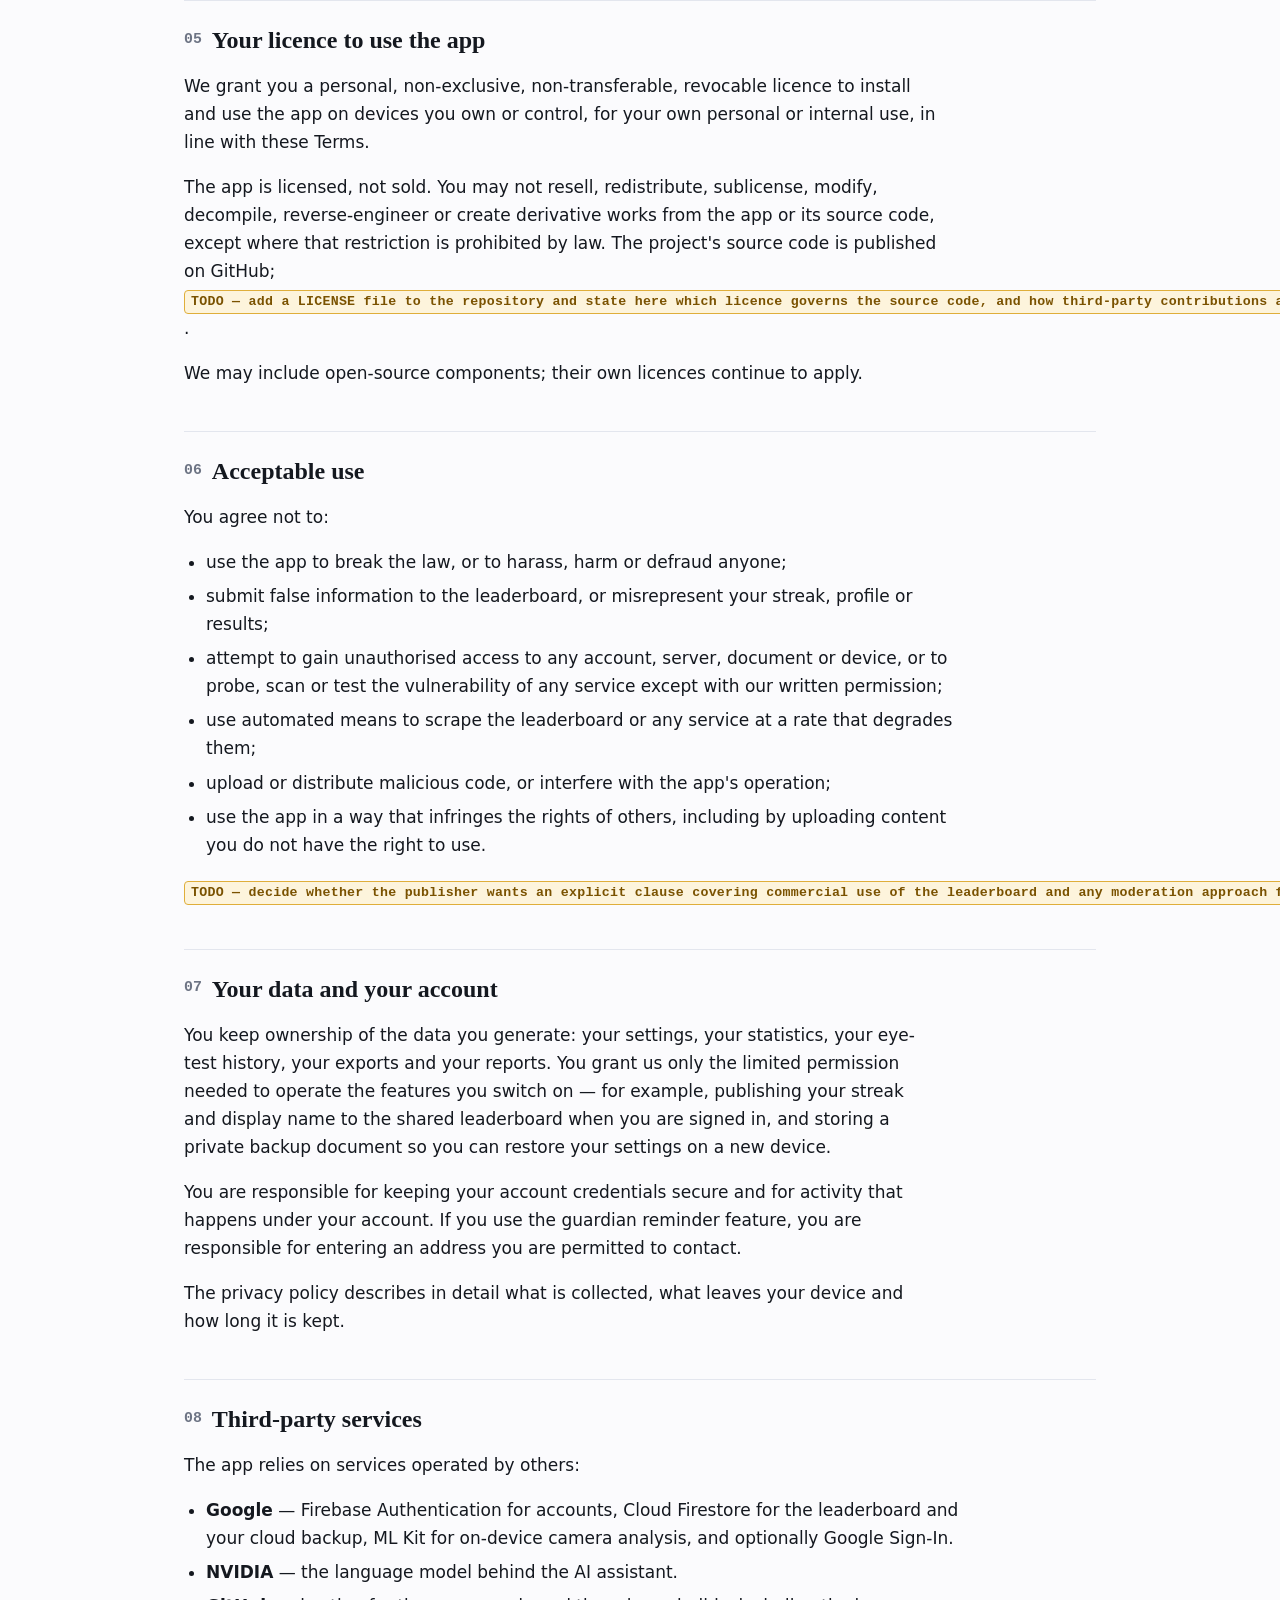
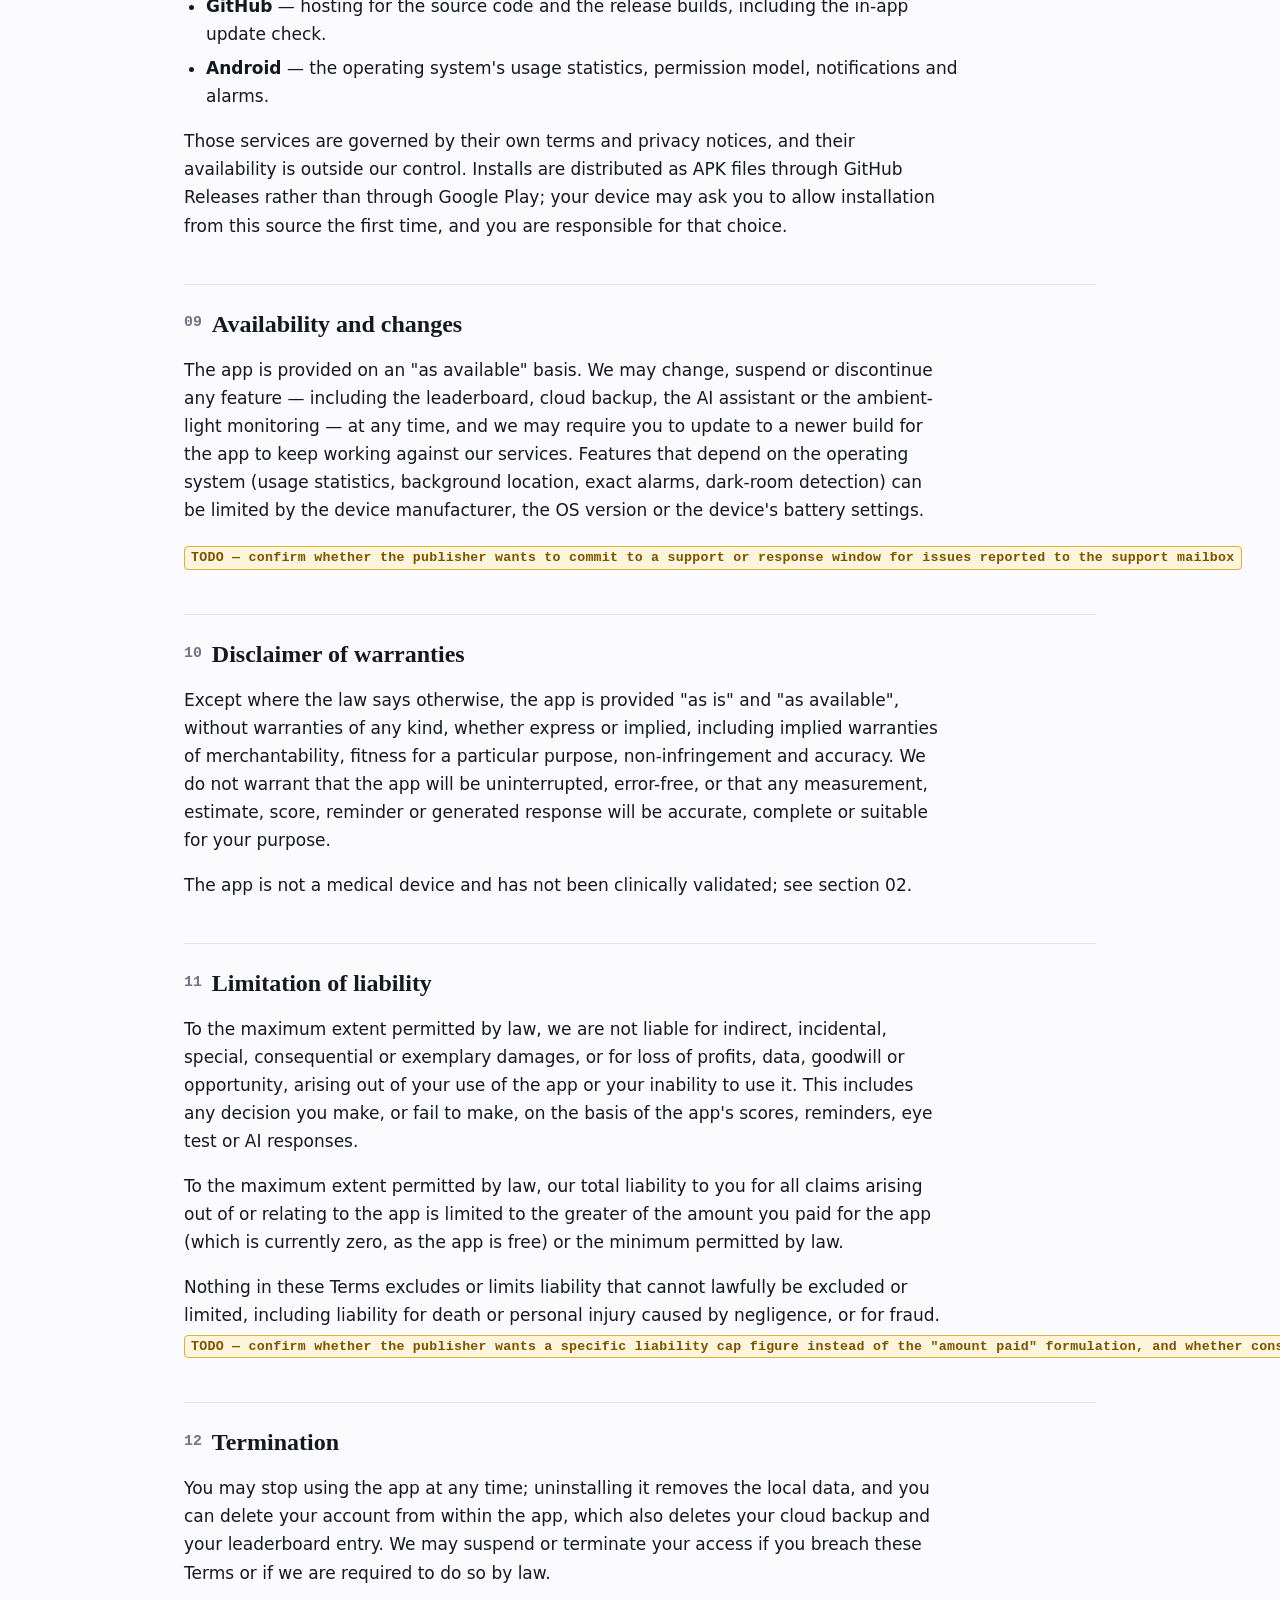
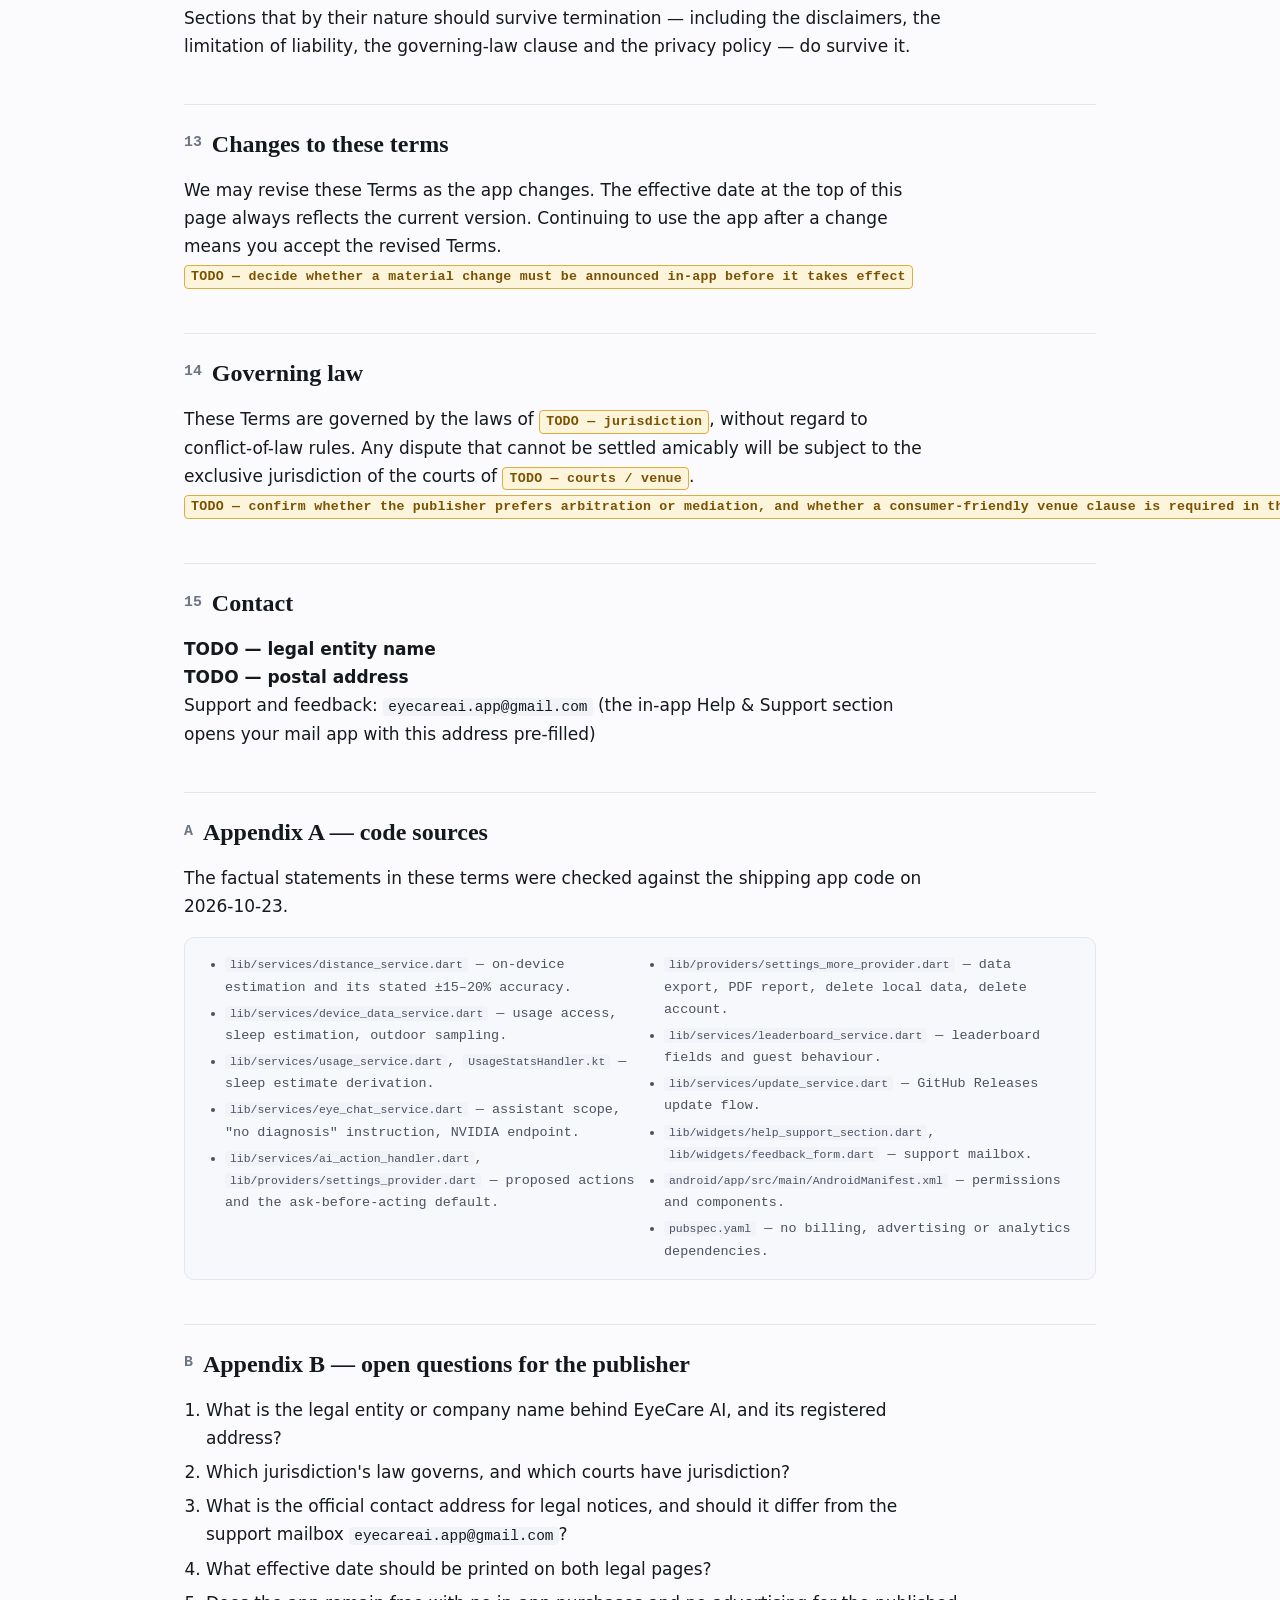
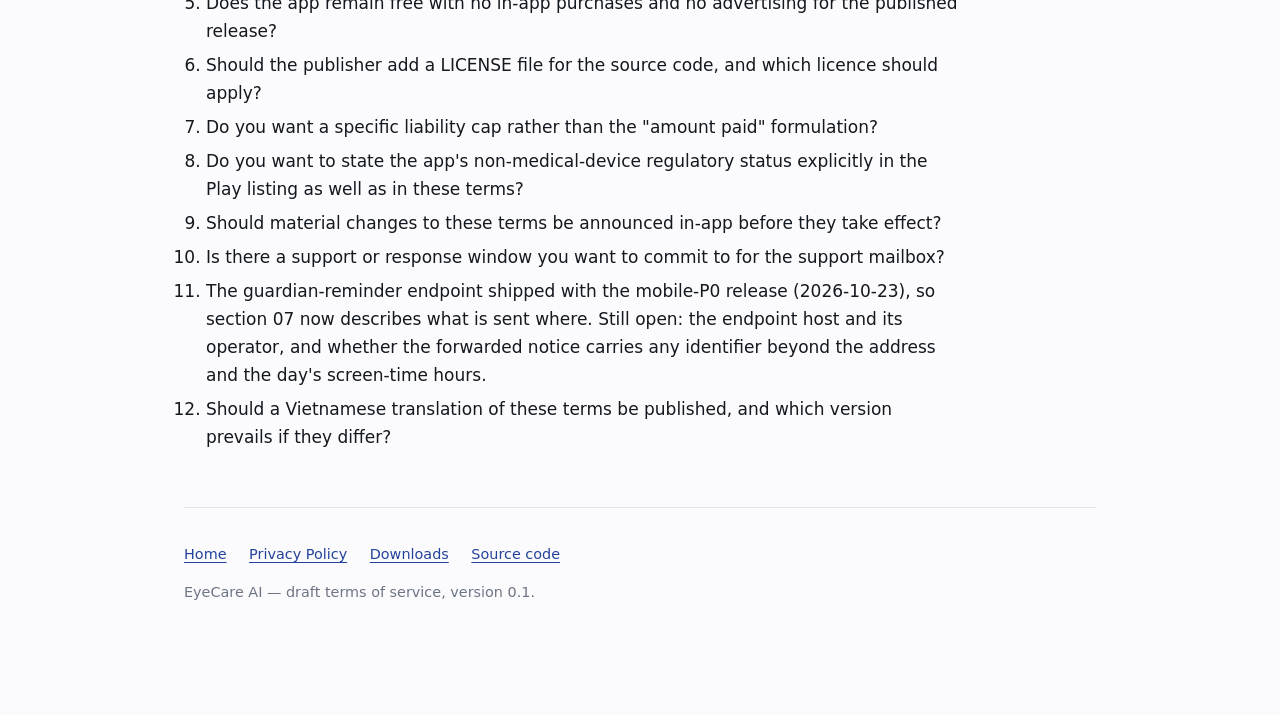
<file: legal/terms.html>
<!DOCTYPE html>
<html lang="en">
<head>
<meta charset="utf-8">
<meta name="viewport" content="width=device-width, initial-scale=1">
<title>EyeCare AI — Terms of Service</title>
<meta name="description" content="The terms that apply when you use EyeCare AI, including the limits of what the app's scores and advice can tell you.">
<meta name="robots" content="noindex">
<style>
  :root {
    --ink: #14181f;
    --ink-soft: #4a5160;
    --ink-faint: #6d7484;
    --paper: #fbfbfd;
    --card: #ffffff;
    --rule: #e3e6ee;
    --accent: #23439b;
    --accent-soft: #eef2fd;
    --todo-bg: #fdf4dc;
    --todo-ink: #7a5200;
    --todo-edge: #dfae3a;
    --ok-bg: #eaf6ee;
    --ok-ink: #1d6134;
    --radius: 10px;
    --measure: 70ch;
    --font-body: system-ui, -apple-system, "Segoe UI", Roboto, "Helvetica Neue", Arial, sans-serif;
    --font-display: "Iowan Old Style", "Palatino Linotype", Palatino, Georgia, "Times New Roman", serif;
    --font-mono: ui-monospace, SFMono-Regular, Menlo, Consolas, "Liberation Mono", monospace;
  }

  *, *::before, *::after { box-sizing: border-box; }

  html { scroll-behavior: smooth; }

  body {
    margin: 0;
    background: var(--paper);
    color: var(--ink);
    font-family: var(--font-body);
    font-size: 17px;
    line-height: 1.65;
    -webkit-text-size-adjust: 100%;
  }

  a { color: var(--accent); text-underline-offset: 3px; }
  a:hover { text-decoration-thickness: 2px; }

  :focus-visible {
    outline: 3px solid var(--accent);
    outline-offset: 3px;
    border-radius: 3px;
  }

  .skip-link {
    position: absolute;
    left: -9999px;
    top: 0;
    background: var(--accent);
    color: #fff;
    padding: 12px 18px;
    z-index: 10;
    border-radius: 0 0 var(--radius) 0;
  }
  .skip-link:focus { left: 0; }

  .masthead {
    border-bottom: 1px solid var(--rule);
    background: var(--card);
  }
  .masthead-inner {
    max-width: 60rem;
    margin: 0 auto;
    padding: 14px 24px;
    display: flex;
    flex-wrap: wrap;
    gap: 8px 24px;
    align-items: baseline;
    justify-content: space-between;
  }
  .brand {
    font-family: var(--font-display);
    font-size: 1.15rem;
    letter-spacing: 0.01em;
    color: var(--ink);
    text-decoration: none;
    font-weight: 600;
  }
  .brand span { color: var(--ink-faint); font-weight: 400; }
  .masthead nav { display: flex; gap: 18px; font-size: 0.92rem; }

  .wrap {
    max-width: 60rem;
    margin: 0 auto;
    padding: 40px 24px 96px;
  }

  .doc-title {
    font-family: var(--font-display);
    font-size: clamp(2rem, 5vw, 2.9rem);
    line-height: 1.15;
    margin: 0 0 12px;
    letter-spacing: -0.01em;
  }
  .lede {
    color: var(--ink-soft);
    max-width: var(--measure);
    margin: 0 0 24px;
  }
  .meta {
    font-size: 0.9rem;
    color: var(--ink-faint);
    display: flex;
    flex-wrap: wrap;
    gap: 6px 18px;
    margin: 0 0 32px;
    padding: 0;
    list-style: none;
  }

  .draft {
    background: var(--todo-bg);
    border: 1px solid var(--todo-edge);
    border-left-width: 5px;
    border-radius: var(--radius);
    padding: 18px 22px;
    margin: 0 0 36px;
    color: var(--todo-ink);
    font-size: 0.95rem;
  }
  .draft h2 {
    margin: 0 0 8px;
    font-size: 0.95rem;
    text-transform: uppercase;
    letter-spacing: 0.08em;
    font-family: var(--font-body);
  }
  .draft ul { margin: 10px 0 0; padding-left: 20px; }
  .draft li { margin-bottom: 4px; }

  .todo {
    display: inline-block;
    background: var(--todo-bg);
    color: var(--todo-ink);
    border: 1px solid var(--todo-edge);
    border-radius: 4px;
    padding: 0 6px;
    font-family: var(--font-mono);
    font-size: 0.78em;
    font-weight: 600;
    letter-spacing: 0.02em;
    white-space: nowrap;
  }

  .fact {
    display: inline-block;
    background: var(--ok-bg);
    color: var(--ok-ink);
    border: 1px solid #b9dfc6;
    border-radius: 4px;
    padding: 0 6px;
    font-family: var(--font-mono);
    font-size: 0.78em;
    font-weight: 600;
    letter-spacing: 0.02em;
    white-space: nowrap;
  }

  .callout {
    background: var(--accent-soft);
    border-left: 4px solid var(--accent);
    border-radius: 0 var(--radius) var(--radius) 0;
    padding: 16px 20px;
    margin: 20px 0;
    font-size: 0.95rem;
  }
  .callout p { margin: 0; max-width: var(--measure); }
  .callout p + p { margin-top: 10px; }

  nav.toc {
    background: var(--card);
    border: 1px solid var(--rule);
    border-radius: var(--radius);
    padding: 18px 24px;
    margin: 0 0 40px;
  }
  nav.toc h2 {
    margin: 0 0 8px;
    font-size: 0.82rem;
    text-transform: uppercase;
    letter-spacing: 0.09em;
    color: var(--ink-faint);
    font-family: var(--font-body);
  }
  nav.toc ol {
    margin: 0;
    padding-left: 20px;
    columns: 2;
    column-gap: 32px;
    font-size: 0.95rem;
  }
  nav.toc li { margin-bottom: 4px; break-inside: avoid; }

  section { margin-bottom: 44px; }
  section > h2 {
    font-family: var(--font-display);
    font-size: 1.5rem;
    line-height: 1.25;
    margin: 0 0 6px;
    padding-top: 24px;
    border-top: 1px solid var(--rule);
  }
  section > h2 .num {
    color: var(--ink-faint);
    font-family: var(--font-mono);
    font-size: 0.62em;
    vertical-align: 0.35em;
    margin-right: 10px;
  }
  section h3 {
    font-size: 1.02rem;
    margin: 26px 0 6px;
  }
  section p, section li { max-width: var(--measure); }
  section ul, section ol { padding-left: 22px; }
  section li { margin-bottom: 6px; }

  .table-wrap {
    overflow-x: auto;
    border: 1px solid var(--rule);
    border-radius: var(--radius);
    background: var(--card);
    margin: 18px 0;
  }
  table {
    border-collapse: collapse;
    width: 100%;
    min-width: 44rem;
    font-size: 0.9rem;
  }
  caption {
    text-align: left;
    padding: 14px 16px 0;
    font-size: 0.85rem;
    color: var(--ink-faint);
  }
  th, td {
    text-align: left;
    vertical-align: top;
    padding: 12px 16px;
    border-bottom: 1px solid var(--rule);
  }
  th {
    font-size: 0.78rem;
    text-transform: uppercase;
    letter-spacing: 0.06em;
    color: var(--ink-faint);
    background: #f7f8fc;
  }
  tbody tr:last-child td { border-bottom: 0; }
  td code, p code, li code {
    font-family: var(--font-mono);
    font-size: 0.85em;
    background: #f1f3f9;
    border-radius: 4px;
    padding: 1px 5px;
    word-break: break-word;
  }

  .sources {
    font-family: var(--font-mono);
    font-size: 0.84rem;
    color: var(--ink-soft);
    background: #f7f8fc;
    border: 1px solid var(--rule);
    border-radius: var(--radius);
    padding: 16px 20px;
    overflow-x: auto;
  }
  .sources ul { margin: 0; padding-left: 20px; columns: 2; column-gap: 28px; }
  .sources li { margin-bottom: 4px; break-inside: avoid; }

  footer.doc-foot {
    border-top: 1px solid var(--rule);
    margin-top: 56px;
    padding-top: 20px;
    font-size: 0.9rem;
    color: var(--ink-faint);
  }
  footer.doc-foot a { margin-right: 18px; }

  @media (max-width: 640px) {
    body { font-size: 16px; }
    .wrap { padding: 28px 18px 72px; }
    nav.toc ol, .sources ul { columns: 1; }
  }

  @media print {
    body { background: #fff; font-size: 11pt; }
    .masthead, .draft, nav.toc { display: none; }
    .wrap { max-width: none; padding: 0; }
    a { color: inherit; text-decoration: none; }
    section { break-inside: avoid-page; }
  }
</style>
</head>
<body>
<a class="skip-link" href="#main">Skip to content</a>

<header class="masthead">
  <div class="masthead-inner">
    <a class="brand" href="../index.html">EyeCare AI <span>· Terms of Service</span></a>
    <nav aria-label="Legal pages">
      <a href="../index.html">Home</a>
      <a href="privacy.html">Privacy Policy</a>
      <a href="https://github.com/ThongAccount/eye_care_ai/releases">Downloads</a>
    </nav>
  </div>
</header>

<div class="wrap">
  <h1 class="doc-title">Terms of Service</h1>
  <p class="lede">
    These terms govern your use of EyeCare AI, an eye-habit and wellness companion for Android.
    They are written to match what the app actually does; anything that depends on a decision only
    the publisher can make is marked <span class="todo">TODO</span> rather than guessed.
  </p>

  <ul class="meta">
    <li>Effective date: <span class="todo">TODO — set the date these terms are published</span></li>
    <li>Last updated: <span class="todo">TODO — set the date of the last revision</span></li>
    <li>Version: 0.1 (draft)</li>
    <li>Applies to: EyeCare AI for Android (package <code>com.eyecare.eye_care_ai</code>)</li>
  </ul>

  <aside class="draft" aria-labelledby="draft-heading">
    <h2 id="draft-heading">Draft — inputs still missing</h2>
    <p>
      Before this can be published, you need to confirm the legal entity, the governing
      jurisdiction, the contact address, the effective date, and whether the free-app promise
      below is accurate for your release plan. The full list is in
      <a href="#appendix-b">Appendix B</a>.
    </p>
    <ul>
      <li>Legal entity / company name and registered address.</li>
      <li>Governing jurisdiction and dispute forum.</li>
      <li>Official contact address (in-app support mailbox: <code>eyecareai.app@gmail.com</code>).</li>
      <li>Effective date, and confirmation that the app stays free with no in-app purchases.</li>
    </ul>
  </aside>

  <nav class="toc" aria-label="Table of contents">
    <h2>Contents</h2>
    <ol>
      <li><a href="#agreement">Agreement to these terms</a></li>
      <li><a href="#not-medical">The app is not medical advice</a></li>
      <li><a href="#scores">What the scores and estimates mean</a></li>
      <li><a href="#ai">The AI assistant</a></li>
      <li><a href="#licence">Your licence to use the app</a></li>
      <li><a href="#conduct">Acceptable use</a></li>
      <li><a href="#your-data">Your data and your account</a></li>
      <li><a href="#third-parties">Third-party services</a></li>
      <li><a href="#availability">Availability and changes</a></li>
      <li><a href="#warranty">Disclaimer of warranties</a></li>
      <li><a href="#liability">Limitation of liability</a></li>
      <li><a href="#termination">Termination</a></li>
      <li><a href="#changes">Changes to these terms</a></li>
      <li><a href="#law">Governing law</a></li>
      <li><a href="#contact">Contact</a></li>
      <li><a href="#appendix-a">Appendix A — code sources</a></li>
      <li><a href="#appendix-b">Appendix B — open questions for the publisher</a></li>
    </ol>
  </nav>

  <main id="main">
    <section id="agreement">
      <h2><span class="num">01</span>Agreement to these terms</h2>
      <p>
        These Terms of Service ("Terms") form a binding agreement between you and
        <span class="todo">TODO — legal entity / company name</span> ("we", "us") concerning your
        use of EyeCare AI ("the app"), the Android application published at
        <a href="https://github.com/ThongAccount/eye_care_ai/releases">github.com/ThongAccount/eye_care_ai/releases</a>.
      </p>
      <p>
        By installing, opening or using the app you accept these Terms. If you do not accept them,
        do not use the app. If you use the app on behalf of somebody else (for example, a family
        member), you confirm you are allowed to do so and that you accept these Terms on their
        behalf.
      </p>
      <p>
        The app is provided free of charge and contains no in-app purchases and no advertising.
        <span class="todo">TODO — confirm this remains true for the published release, and decide
        whether a donation or paid tier is planned</span>
      </p>
    </section>

    <section id="not-medical">
      <h2><span class="num">02</span>The app is not medical advice</h2>
      <div class="callout">
        <p>
          <strong>EyeCare AI is a wellness and habit-tracking tool. It does not diagnose, treat,
          cure, prevent or manage any eye disease or other medical condition, and nothing in the
          app — including its Eye Health Score, its eye test, its reminders and its AI assistant —
          is medical advice, a diagnosis, or a substitute for a licensed eye-care professional.</strong>
        </p>
        <p>
          If you have eye pain, sudden vision changes, flashes, floaters, double vision, a
          persistent headache, or any other acute symptom, stop using the app and see an
          optometrist or ophthalmologist promptly.
        </p>
      </div>
      <p>
        The app is aimed at people who spend long hours on screens and want to build healthier
        habits around breaks, lighting, sleep and outdoor time. It is not a medical device, it has
        not been clinically validated, and it is not intended to replace professional assessment.
        <span class="todo">TODO — confirm whether the publisher wants to state the regulatory status
        of the app explicitly (for example, "not a medical device") in the Play listing as well
        as here</span>
      </p>
    </section>

    <section id="scores">
      <h2><span class="num">03</span>What the scores and estimates mean</h2>
      <p>
        The Eye Health Score is a <strong>wellness estimate</strong> computed from your own device
        signals against the targets you set. It is not a clinical measurement and it is not
        calibrated against any medical standard. In particular:
      </p>
      <ul>
        <li><strong>Screen time</strong> is read from the Android operating system's own usage statistics, which can include time attributed to other apps and can be inaccurate on some devices.</li>
        <li><strong>Sleep</strong> is estimated from the gap between your last phone use before the night and your first use after waking. It is not a sleep measurement, it misses naps, and it counts time when you were awake but away from the phone.</li>
        <li><strong>Outdoor time</strong> is counted only when the device can obtain a GPS fix, so indoor time near a window may be over-counted and genuine outdoor time in poor signal may be under-counted.</li>
        <li><strong>Environment / dark-room</strong> comes from the ambient light sensor on your device, which is often less sensitive than a dedicated lux meter.</li>
        <li><strong>Viewing distance and eye openness</strong> are estimated on-device from camera frames using statistical models and population averages. The app itself documents an expected error of roughly ±15–20%.</li>
        <li><strong>The eye test</strong> is a short self-screening exercise based on your responses. It cannot detect refractive error, retinal disease, glaucoma, cataract or colour-vision deficiency.</li>
      </ul>
      <p>
        A score that rises or falls tells you about your recent habits relative to your own targets.
        It says nothing about the condition of your eyes.
      </p>
    </section>

    <section id="ai">
      <h2><span class="num">04</span>The AI assistant</h2>
      <p>
        The assistant uses a third-party language model hosted by NVIDIA to produce replies. Its
        output is generated text, not professional advice, and it can be wrong, incomplete, or
        unsuitable for your situation. The assistant is instructed to refuse to diagnose and to
        suggest seeing an eye-care professional when symptoms are serious or persistent, but you
        should treat any output as unverified information.
      </p>
      <p>
        The assistant can propose actions inside the app — for example, lowering a habit target,
        logging an eye break or switching Focus Mode on. Those actions are shown to you for
        confirmation before they run, and you can change that behaviour in Settings. You remain
        responsible for any change you accept.
      </p>
      <p>
        When you use the assistant, your messages and a summary of your current settings are
        transmitted to NVIDIA. See the <a href="privacy.html">Privacy Policy</a> for the details.
      </p>
    </section>

    <section id="licence">
      <h2><span class="num">05</span>Your licence to use the app</h2>
      <p>
        We grant you a personal, non-exclusive, non-transferable, revocable licence to install and
        use the app on devices you own or control, for your own personal or internal use, in line
        with these Terms.
      </p>
      <p>
        The app is licensed, not sold. You may not resell, redistribute, sublicense, modify,
        decompile, reverse-engineer or create derivative works from the app or its source code,
        except where that restriction is prohibited by law. The project's source code is published
        on GitHub; <span class="todo">TODO — add a LICENSE file to the repository and state here
        which licence governs the source code, and how third-party contributions are handled</span>.
      </p>
      <p>
        We may include open-source components; their own licences continue to apply.
      </p>
    </section>

    <section id="conduct">
      <h2><span class="num">06</span>Acceptable use</h2>
      <p>You agree not to:</p>
      <ul>
        <li>use the app to break the law, or to harass, harm or defraud anyone;</li>
        <li>submit false information to the leaderboard, or misrepresent your streak, profile or results;</li>
        <li>attempt to gain unauthorised access to any account, server, document or device, or to probe, scan or test the vulnerability of any service except with our written permission;</li>
        <li>use automated means to scrape the leaderboard or any service at a rate that degrades them;</li>
        <li>upload or distribute malicious code, or interfere with the app's operation;</li>
        <li>use the app in a way that infringes the rights of others, including by uploading content you do not have the right to use.</li>
      </ul>
      <p>
        <span class="todo">TODO — decide whether the publisher wants an explicit clause covering
        commercial use of the leaderboard and any moderation approach for abusive display names</span>
      </p>
    </section>

    <section id="your-data">
      <h2><span class="num">07</span>Your data and your account</h2>
      <p>
        You keep ownership of the data you generate: your settings, your statistics, your eye-test
        history, your exports and your reports. You grant us only the limited permission needed to
        operate the features you switch on — for example, publishing your streak and display name to
        the shared leaderboard when you are signed in, and storing a private backup document so you
        can restore your settings on a new device.
      </p>
      <p>
        You are responsible for keeping your account credentials secure and for activity that
        happens under your account. If you use the guardian reminder feature, you are responsible
        for entering an address you are permitted to contact.
      </p>
      <p>
        The privacy policy describes in detail what is collected, what leaves your device and how
        long it is kept.
      </p>
    </section>

    <section id="third-parties">
      <h2><span class="num">08</span>Third-party services</h2>
      <p>The app relies on services operated by others:</p>
      <ul>
        <li><strong>Google</strong> — Firebase Authentication for accounts, Cloud Firestore for the leaderboard and your cloud backup, ML Kit for on-device camera analysis, and optionally Google Sign-In.</li>
        <li><strong>NVIDIA</strong> — the language model behind the AI assistant.</li>
        <li><strong>GitHub</strong> — hosting for the source code and the release builds, including the in-app update check.</li>
        <li><strong>Android</strong> — the operating system's usage statistics, permission model, notifications and alarms.</li>
      </ul>
      <p>
        Those services are governed by their own terms and privacy notices, and their availability
        is outside our control. Installs are distributed as APK files through GitHub Releases rather
        than through Google Play; your device may ask you to allow installation from this source the
        first time, and you are responsible for that choice.
      </p>
    </section>

    <section id="availability">
      <h2><span class="num">09</span>Availability and changes</h2>
      <p>
        The app is provided on an "as available" basis. We may change, suspend or discontinue any
        feature — including the leaderboard, cloud backup, the AI assistant or the ambient-light
        monitoring — at any time, and we may require you to update to a newer build for the app to
        keep working against our services. Features that depend on the operating system (usage
        statistics, background location, exact alarms, dark-room detection) can be limited by the
        device manufacturer, the OS version or the device's battery settings.
      </p>
      <p>
        <span class="todo">TODO — confirm whether the publisher wants to commit to a support or
        response window for issues reported to the support mailbox</span>
      </p>
    </section>

    <section id="warranty">
      <h2><span class="num">10</span>Disclaimer of warranties</h2>
      <p>
        Except where the law says otherwise, the app is provided "as is" and "as available",
        without warranties of any kind, whether express or implied, including implied warranties
        of merchantability, fitness for a particular purpose, non-infringement and accuracy. We do
        not warrant that the app will be uninterrupted, error-free, or that any measurement,
        estimate, score, reminder or generated response will be accurate, complete or suitable for
        your purpose.
      </p>
      <p>
        The app is not a medical device and has not been clinically validated; see section 02.
      </p>
    </section>

    <section id="liability">
      <h2><span class="num">11</span>Limitation of liability</h2>
      <p>
        To the maximum extent permitted by law, we are not liable for indirect, incidental, special,
        consequential or exemplary damages, or for loss of profits, data, goodwill or opportunity,
        arising out of your use of the app or your inability to use it. This includes any decision
        you make, or fail to make, on the basis of the app's scores, reminders, eye test or AI
        responses.
      </p>
      <p>
        To the maximum extent permitted by law, our total liability to you for all claims arising
        out of or relating to the app is limited to the greater of the amount you paid for the app
        (which is currently zero, as the app is free) or the minimum permitted by law.
      </p>
      <p>
        Nothing in these Terms excludes or limits liability that cannot lawfully be excluded or
        limited, including liability for death or personal injury caused by negligence, or for
        fraud. <span class="todo">TODO — confirm whether the publisher wants a specific liability
        cap figure instead of the "amount paid" formulation, and whether consumer-protection rules
        in the target market override any part of this section</span>
      </p>
    </section>

    <section id="termination">
      <h2><span class="num">12</span>Termination</h2>
      <p>
        You may stop using the app at any time; uninstalling it removes the local data, and you can
        delete your account from within the app, which also deletes your cloud backup and your
        leaderboard entry. We may suspend or terminate your access if you breach these Terms or if
        we are required to do so by law.
      </p>
      <p>
        Sections that by their nature should survive termination — including the disclaimers, the
        limitation of liability, the governing-law clause and the privacy policy — do survive it.
      </p>
    </section>

    <section id="changes">
      <h2><span class="num">13</span>Changes to these terms</h2>
      <p>
        We may revise these Terms as the app changes. The effective date at the top of this page
        always reflects the current version. Continuing to use the app after a change means you
        accept the revised Terms. <span class="todo">TODO — decide whether a material change must
        be announced in-app before it takes effect</span>
      </p>
    </section>

    <section id="law">
      <h2><span class="num">14</span>Governing law</h2>
      <p>
        These Terms are governed by the laws of <span class="todo">TODO — jurisdiction</span>,
        without regard to conflict-of-law rules. Any dispute that cannot be settled amicably
        will be subject to the exclusive jurisdiction of the courts of
        <span class="todo">TODO — courts / venue</span>.
        <span class="todo">TODO — confirm whether the publisher prefers arbitration or mediation,
        and whether a consumer-friendly venue clause is required in the target market</span>
      </p>
    </section>

    <section id="contact">
      <h2><span class="num">15</span>Contact</h2>
      <p>
        <strong>TODO — legal entity name</strong><br>
        <strong>TODO — postal address</strong><br>
        Support and feedback: <code>eyecareai.app@gmail.com</code>
        (the in-app Help & Support section opens your mail app with this address pre-filled)
      </p>
    </section>

    <section id="appendix-a">
      <h2><span class="num">A</span>Appendix A — code sources</h2>
      <p>
        The factual statements in these terms were checked against the shipping app code on
        2026-10-23.
      </p>
      <div class="sources">
        <ul>
          <li><code>lib/services/distance_service.dart</code> — on-device estimation and its stated ±15–20% accuracy.</li>
          <li><code>lib/services/device_data_service.dart</code> — usage access, sleep estimation, outdoor sampling.</li>
          <li><code>lib/services/usage_service.dart</code>, <code>UsageStatsHandler.kt</code> — sleep estimate derivation.</li>
          <li><code>lib/services/eye_chat_service.dart</code> — assistant scope, "no diagnosis" instruction, NVIDIA endpoint.</li>
          <li><code>lib/services/ai_action_handler.dart</code>, <code>lib/providers/settings_provider.dart</code> — proposed actions and the ask-before-acting default.</li>
          <li><code>lib/providers/settings_more_provider.dart</code> — data export, PDF report, delete local data, delete account.</li>
          <li><code>lib/services/leaderboard_service.dart</code> — leaderboard fields and guest behaviour.</li>
          <li><code>lib/services/update_service.dart</code> — GitHub Releases update flow.</li>
          <li><code>lib/widgets/help_support_section.dart</code>, <code>lib/widgets/feedback_form.dart</code> — support mailbox.</li>
          <li><code>android/app/src/main/AndroidManifest.xml</code> — permissions and components.</li>
          <li><code>pubspec.yaml</code> — no billing, advertising or analytics dependencies.</li>
        </ul>
      </div>
    </section>

    <section id="appendix-b">
      <h2><span class="num">B</span>Appendix B — open questions for the publisher</h2>
      <ol>
        <li>What is the legal entity or company name behind EyeCare AI, and its registered address?</li>
        <li>Which jurisdiction's law governs, and which courts have jurisdiction?</li>
        <li>What is the official contact address for legal notices, and should it differ from the support mailbox <code>eyecareai.app@gmail.com</code>?</li>
        <li>What effective date should be printed on both legal pages?</li>
        <li>Does the app remain free with no in-app purchases and no advertising for the published release?</li>
        <li>Should the publisher add a LICENSE file for the source code, and which licence should apply?</li>
        <li>Do you want a specific liability cap rather than the "amount paid" formulation?</li>
        <li>Do you want to state the app's non-medical-device regulatory status explicitly in the Play listing as well as in these terms?</li>
        <li>Should material changes to these terms be announced in-app before they take effect?</li>
        <li>Is there a support or response window you want to commit to for the support mailbox?</li>
        <li>The guardian-reminder endpoint shipped with the mobile-P0 release (2026-10-23), so section 07 now describes what is sent where. Still open: the endpoint host and its operator, and whether the forwarded notice carries any identifier beyond the address and the day's screen-time hours.</li>
        <li>Should a Vietnamese translation of these terms be published, and which version prevails if they differ?</li>
      </ol>
    </section>
  </main>

  <footer class="doc-foot">
    <p>
      <a href="../index.html">Home</a>
      <a href="privacy.html">Privacy Policy</a>
      <a href="https://github.com/ThongAccount/eye_care_ai/releases">Downloads</a>
      <a href="https://github.com/ThongAccount/eye_care_ai">Source code</a>
    </p>
    <p>EyeCare AI — draft terms of service, version 0.1.</p>
  </footer>
</div>
</body>
</html>
</file>
<file: styles.css>
/* ==========================================================================
   EyeCare AI — landing page styles
   Direction: "dim room". A single dark theme, on purpose: the product is
   about reducing screen strain, and a glaring white page would argue
   against it. One accent (seafoam) for the app's own voice, one warm lamp
   amber for the break moment. No webfonts, no CDN, no build step.
   ========================================================================== */

:root {
  --night: #0b1116;
  --night-raised: #111a20;
  --night-deep: #080d11;
  --line: #1f2c34;
  --line-soft: #172229;
  --paper: #e9eff1;
  --muted: #9babb3;
  --muted-dim: #7d8d95;
  --seafoam: #74cfc0;
  --seafoam-deep: #2f7d73;
  --lamp: #e9b25c;
  --shadow: 0 1px 0 rgba(255, 255, 255, 0.03), 0 24px 48px -32px rgba(0, 0, 0, 0.9);

  --shell: 74rem;
  --measure: 62ch;

  --font-display: "Iowan Old Style", "Palatino Linotype", Palatino, Georgia, "Times New Roman", serif;
  --font-body: system-ui, -apple-system, "Segoe UI", Roboto, "Helvetica Neue", Arial, sans-serif;
  --font-mono: ui-monospace, SFMono-Regular, Menlo, Consolas, "Liberation Mono", monospace;

  --step: clamp(4rem, 9vw, 7.5rem);
}

*, *::before, *::after { box-sizing: border-box; }

[hidden] { display: none !important; }

html { scroll-behavior: smooth; }

body {
  margin: 0;
  background: var(--night);
  color: var(--paper);
  font-family: var(--font-body);
  font-size: 17px;
  line-height: 1.6;
  color-scheme: dark;
  -webkit-text-size-adjust: 100%;
  overflow-x: hidden;
}

/* The room light: a single soft glow behind the fold. */
body::before {
  content: "";
  position: fixed;
  inset: -30vh -20vw auto -20vw;
  height: 80vh;
  background: radial-gradient(60% 60% at 50% 0%, rgba(116, 207, 192, 0.13), transparent 70%);
  pointer-events: none;
  z-index: 0;
}

h1, h2, h3 { font-family: var(--font-display); font-weight: 600; letter-spacing: -0.015em; }
p { margin: 0 0 1em; }
a { color: var(--seafoam); text-underline-offset: 4px; }
a:hover { color: #a2e4d9; }

:focus-visible {
  outline: 3px solid var(--lamp);
  outline-offset: 3px;
  border-radius: 4px;
}

.shell {
  max-width: var(--shell);
  margin: 0 auto;
  padding: 0 clamp(1.25rem, 4vw, 2.75rem);
  position: relative;
  z-index: 1;
}

.skip-link {
  position: absolute;
  left: -9999px;
  top: 0;
  background: var(--seafoam);
  color: var(--night);
  padding: 12px 18px;
  font-weight: 600;
  z-index: 20;
  border-radius: 0 0 6px 0;
}
.skip-link:focus { left: 0; }

.eyebrow {
  font-family: var(--font-mono);
  font-size: 0.74rem;
  letter-spacing: 0.16em;
  text-transform: uppercase;
  color: var(--muted-dim);
  margin: 0 0 1.1rem;
}

/* ---------- Masthead ---------- */

.masthead {
  position: sticky;
  top: 0;
  z-index: 10;
  background: rgba(11, 17, 22, 0.86);
  backdrop-filter: blur(10px);
  border-bottom: 1px solid var(--line-soft);
}

.masthead .shell {
  display: flex;
  align-items: center;
  gap: 1.5rem;
  padding-top: 0.9rem;
  padding-bottom: 0.9rem;
}

.brand {
  display: inline-flex;
  align-items: center;
  gap: 0.6rem;
  font-family: var(--font-display);
  font-size: 1.12rem;
  color: var(--paper);
  text-decoration: none;
  margin-right: auto;
}
.brand svg { width: 26px; height: 26px; display: block; }
.brand .brand-sub {
  font-family: var(--font-mono);
  font-size: 0.66rem;
  letter-spacing: 0.14em;
  text-transform: uppercase;
  color: var(--muted-dim);
}

.masthead nav {
  display: flex;
  align-items: center;
  gap: clamp(0.9rem, 2vw, 1.8rem);
  font-size: 0.92rem;
}
.masthead nav a { color: var(--muted); text-decoration: none; }
.masthead nav a:hover { color: var(--paper); }

.lang-switch {
  display: inline-flex;
  border: 1px solid var(--line);
  border-radius: 999px;
  overflow: hidden;
}
.lang-switch button {
  appearance: none;
  border: 0;
  background: transparent;
  color: var(--muted);
  font-family: var(--font-mono);
  font-size: 0.74rem;
  letter-spacing: 0.08em;
  padding: 0.34rem 0.72rem;
  cursor: pointer;
}
.lang-switch button + button { border-left: 1px solid var(--line); }
.lang-switch button[aria-pressed="true"] {
  background: var(--seafoam);
  color: var(--night);
  font-weight: 700;
}
.lang-switch button:hover { color: var(--paper); }
.lang-switch button[aria-pressed="true"]:hover { color: var(--night); }

/* ---------- Hero ---------- */

.hero {
  padding: clamp(3.5rem, 9vw, 7rem) 0 clamp(3rem, 7vw, 5.5rem);
  display: grid;
  grid-template-columns: minmax(0, 1.1fr) minmax(0, 0.9fr);
  gap: clamp(2.5rem, 6vw, 5rem);
  align-items: center;
}

.hero h1 {
  font-size: clamp(2.5rem, 6.2vw, 4.3rem);
  line-height: 1.04;
  margin: 0 0 1.25rem;
  max-width: 15ch;
}
.hero h1 .accent { color: var(--seafoam); font-style: italic; }

.hero .lede {
  font-size: clamp(1.05rem, 1.6vw, 1.22rem);
  color: var(--muted);
  max-width: 48ch;
  margin-bottom: 2rem;
}

.actions {
  display: flex;
  flex-wrap: wrap;
  gap: 0.9rem;
  margin-bottom: 1.4rem;
}

.btn {
  display: inline-flex;
  align-items: center;
  gap: 0.55rem;
  padding: 0.82rem 1.4rem;
  border-radius: 999px;
  font-size: 0.98rem;
  font-weight: 600;
  text-decoration: none;
  border: 1px solid transparent;
  transition: transform 140ms ease, background-color 140ms ease, border-color 140ms ease;
}
.btn svg { width: 18px; height: 18px; }
.btn-primary {
  background: var(--seafoam);
  color: #04211d;
}
.btn-primary:hover { background: #8fe0d2; color: #04211d; transform: translateY(-1px); }
.btn-ghost {
  border-color: var(--line);
  color: var(--paper);
  background: transparent;
}
.btn-ghost:hover { border-color: var(--seafoam-deep); color: var(--seafoam); transform: translateY(-1px); }

.install-note {
  font-size: 0.86rem;
  color: var(--muted-dim);
  max-width: 44ch;
  border-left: 1px solid var(--line);
  padding-left: 1rem;
}

/* The dial: the 20-20-20 rule as an object, not a decoration. */
.dial {
  width: min(100%, 25rem);
  margin-inline: auto;
  aspect-ratio: 1;
  position: relative;
}
.dial svg { width: 100%; height: 100%; display: block; overflow: visible; }
.dial-ring-outer {
  stroke: var(--line);
  stroke-width: 1.5;
  stroke-dasharray: 1.5 9;
  stroke-linecap: round;
  fill: none;
}
.dial-ring-track { stroke: var(--line-soft); stroke-width: 10; fill: none; }
.dial-ring-fill {
  stroke: var(--seafoam);
  stroke-width: 10;
  stroke-linecap: round;
  fill: none;
  transform: rotate(-90deg);
  transform-origin: 200px 200px;
}
.dial-orbit {
  stroke: var(--lamp);
  stroke-width: 2;
  stroke-linecap: round;
  fill: none;
  stroke-dasharray: 4 10;
  transform-origin: 200px 200px;
  animation: orbit 48s linear infinite;
}
.dial-core { fill: var(--night-raised); stroke: var(--line); stroke-width: 1; }
.dial-glow { fill: rgba(233, 178, 92, 0.16); }

.dial-label {
  position: absolute;
  inset: 0;
  display: grid;
  place-content: center;
  text-align: center;
  gap: 0.35rem;
}
.dial-label .big {
  font-family: var(--font-display);
  font-size: clamp(3.2rem, 9vw, 5.2rem);
  line-height: 0.9;
  color: var(--paper);
  font-variant-numeric: tabular-nums;
}
.dial-label .small {
  font-family: var(--font-mono);
  font-size: 0.72rem;
  letter-spacing: 0.2em;
  text-transform: uppercase;
  color: var(--muted-dim);
}
.dial-label .rule {
  font-family: var(--font-mono);
  font-size: 0.78rem;
  letter-spacing: 0.1em;
  color: var(--lamp);
}

@keyframes orbit { to { transform: rotate(360deg); } }

/* ---------- Sections ---------- */

.section { padding: var(--step) 0; border-top: 1px solid var(--line-soft); }
.section:first-of-type { border-top: 0; }

.section-head {
  display: grid;
  grid-template-columns: minmax(0, 0.42fr) minmax(0, 0.58fr);
  gap: clamp(1.5rem, 4vw, 3.5rem);
  align-items: start;
  margin-bottom: clamp(2.2rem, 5vw, 3.4rem);
}
.section-head h2 {
  font-size: clamp(1.8rem, 3.6vw, 2.7rem);
  line-height: 1.12;
  margin: 0;
}
.section-head p {
  color: var(--muted);
  max-width: 52ch;
  margin: 0.35rem 0 0;
}
.section-head .eyebrow { margin-bottom: 0.8rem; }

/* The rule — numbering here is honest: the rule has an order. */
.rule-grid {
  display: grid;
  grid-template-columns: repeat(auto-fit, minmax(15rem, 1fr));
  gap: clamp(1.2rem, 3vw, 2rem);
}
.rule-card {
  background: var(--night-raised);
  border: 1px solid var(--line-soft);
  border-radius: 14px;
  padding: 1.7rem 1.6rem 1.9rem;
  box-shadow: var(--shadow);
}
.rule-card .num {
  font-family: var(--font-mono);
  font-size: 0.76rem;
  letter-spacing: 0.18em;
  color: var(--lamp);
}
.rule-card h3 {
  font-size: 1.45rem;
  margin: 0.6rem 0 0.5rem;
}
.rule-card p { color: var(--muted); margin: 0; font-size: 0.97rem; }

/* Features */
.feature-grid {
  display: grid;
  grid-template-columns: repeat(auto-fit, minmax(17.5rem, 1fr));
  border-top: 1px solid var(--line-soft);
}
.feature {
  padding: 2rem 1.8rem 2.2rem;
  border-bottom: 1px solid var(--line-soft);
  border-right: 1px solid var(--line-soft);
}
.feature:nth-child(3n) { border-right: 0; }
.feature-icon {
  width: 34px;
  height: 34px;
  display: block;
  margin-bottom: 1.1rem;
  color: var(--seafoam);
}
.feature h3 {
  font-size: 1.16rem;
  margin: 0 0 0.5rem;
  line-height: 1.25;
}
.feature p {
  color: var(--muted);
  font-size: 0.96rem;
  margin: 0;
  max-width: 42ch;
}

/* Privacy band */
.band {
  background: var(--night-deep);
  border-top: 1px solid var(--line-soft);
  border-bottom: 1px solid var(--line-soft);
  padding: var(--step) 0;
}
.band-grid {
  display: grid;
  grid-template-columns: minmax(0, 0.85fr) minmax(0, 1.15fr);
  gap: clamp(2rem, 5vw, 4rem);
  align-items: start;
}
.band h2 {
  font-size: clamp(1.7rem, 3.4vw, 2.4rem);
  line-height: 1.15;
  margin: 0 0 1rem;
}
.band p { color: var(--muted); max-width: 46ch; }
.stay-list {
  list-style: none;
  margin: 0;
  padding: 0;
  display: grid;
  grid-template-columns: repeat(auto-fit, minmax(13rem, 1fr));
  gap: 0.9rem 1.6rem;
}
.stay-list li {
  display: flex;
  gap: 0.7rem;
  align-items: baseline;
  font-size: 0.97rem;
  color: var(--paper);
  border-bottom: 1px solid var(--line-soft);
  padding-bottom: 0.75rem;
}
.stay-list li::before {
  content: "";
  flex: 0 0 auto;
  width: 7px;
  height: 7px;
  border-radius: 50%;
  background: var(--seafoam);
  transform: translateY(-2px);
}

/* Download */
.download {
  display: grid;
  grid-template-columns: minmax(0, 1fr) minmax(0, 1fr);
  gap: clamp(2rem, 5vw, 4rem);
  align-items: center;
}
.download h2 {
  font-size: clamp(1.9rem, 4vw, 2.9rem);
  line-height: 1.1;
  margin: 0 0 1rem;
}
.download p { color: var(--muted); max-width: 46ch; }
.facts {
  list-style: none;
  margin: 0;
  padding: 0;
  display: grid;
  gap: 0.8rem;
}
.facts li {
  font-family: var(--font-mono);
  font-size: 0.84rem;
  color: var(--muted);
  letter-spacing: 0.03em;
  display: flex;
  gap: 0.8rem;
  border-bottom: 1px solid var(--line-soft);
  padding-bottom: 0.8rem;
}
.facts li strong { color: var(--paper); font-weight: 600; min-width: 9rem; }

/* ---------- Footer ---------- */

.site-foot {
  border-top: 1px solid var(--line-soft);
  padding: 3rem 0 4rem;
  color: var(--muted-dim);
  font-size: 0.9rem;
}
.site-foot .shell {
  display: flex;
  flex-wrap: wrap;
  gap: 1rem 2rem;
  align-items: center;
  justify-content: space-between;
}
.site-foot nav { display: flex; flex-wrap: wrap; gap: 1.2rem; }
.site-foot a { color: var(--muted); text-decoration: none; }
.site-foot a:hover { color: var(--paper); }
.site-foot .legal-note { max-width: 34ch; }

/* ---------- Responsive ---------- */

@media (max-width: 960px) {
  .hero, .band-grid, .download, .section-head { grid-template-columns: minmax(0, 1fr); }
  .dial { order: -1; width: min(74%, 20rem); }
  .feature:nth-child(3n) { border-right: 1px solid var(--line-soft); }
  .feature:nth-child(2n) { border-right: 0; }
}

@media (max-width: 640px) {
  body { font-size: 16px; }
  .masthead nav { gap: 0.9rem; }
  .masthead nav a.optional { display: none; }
  .brand .brand-sub { display: none; }
  .feature, .feature:nth-child(n) { border-right: 0; padding-inline: 0.2rem; }
  .facts li { flex-direction: column; gap: 0.2rem; }
  .facts li strong { min-width: 0; }
}

@media (prefers-reduced-motion: reduce) {
  html { scroll-behavior: auto; }
  .dial-orbit { animation: none; }
  .btn { transition: none; }
  .btn:hover { transform: none; }
}
</file>
